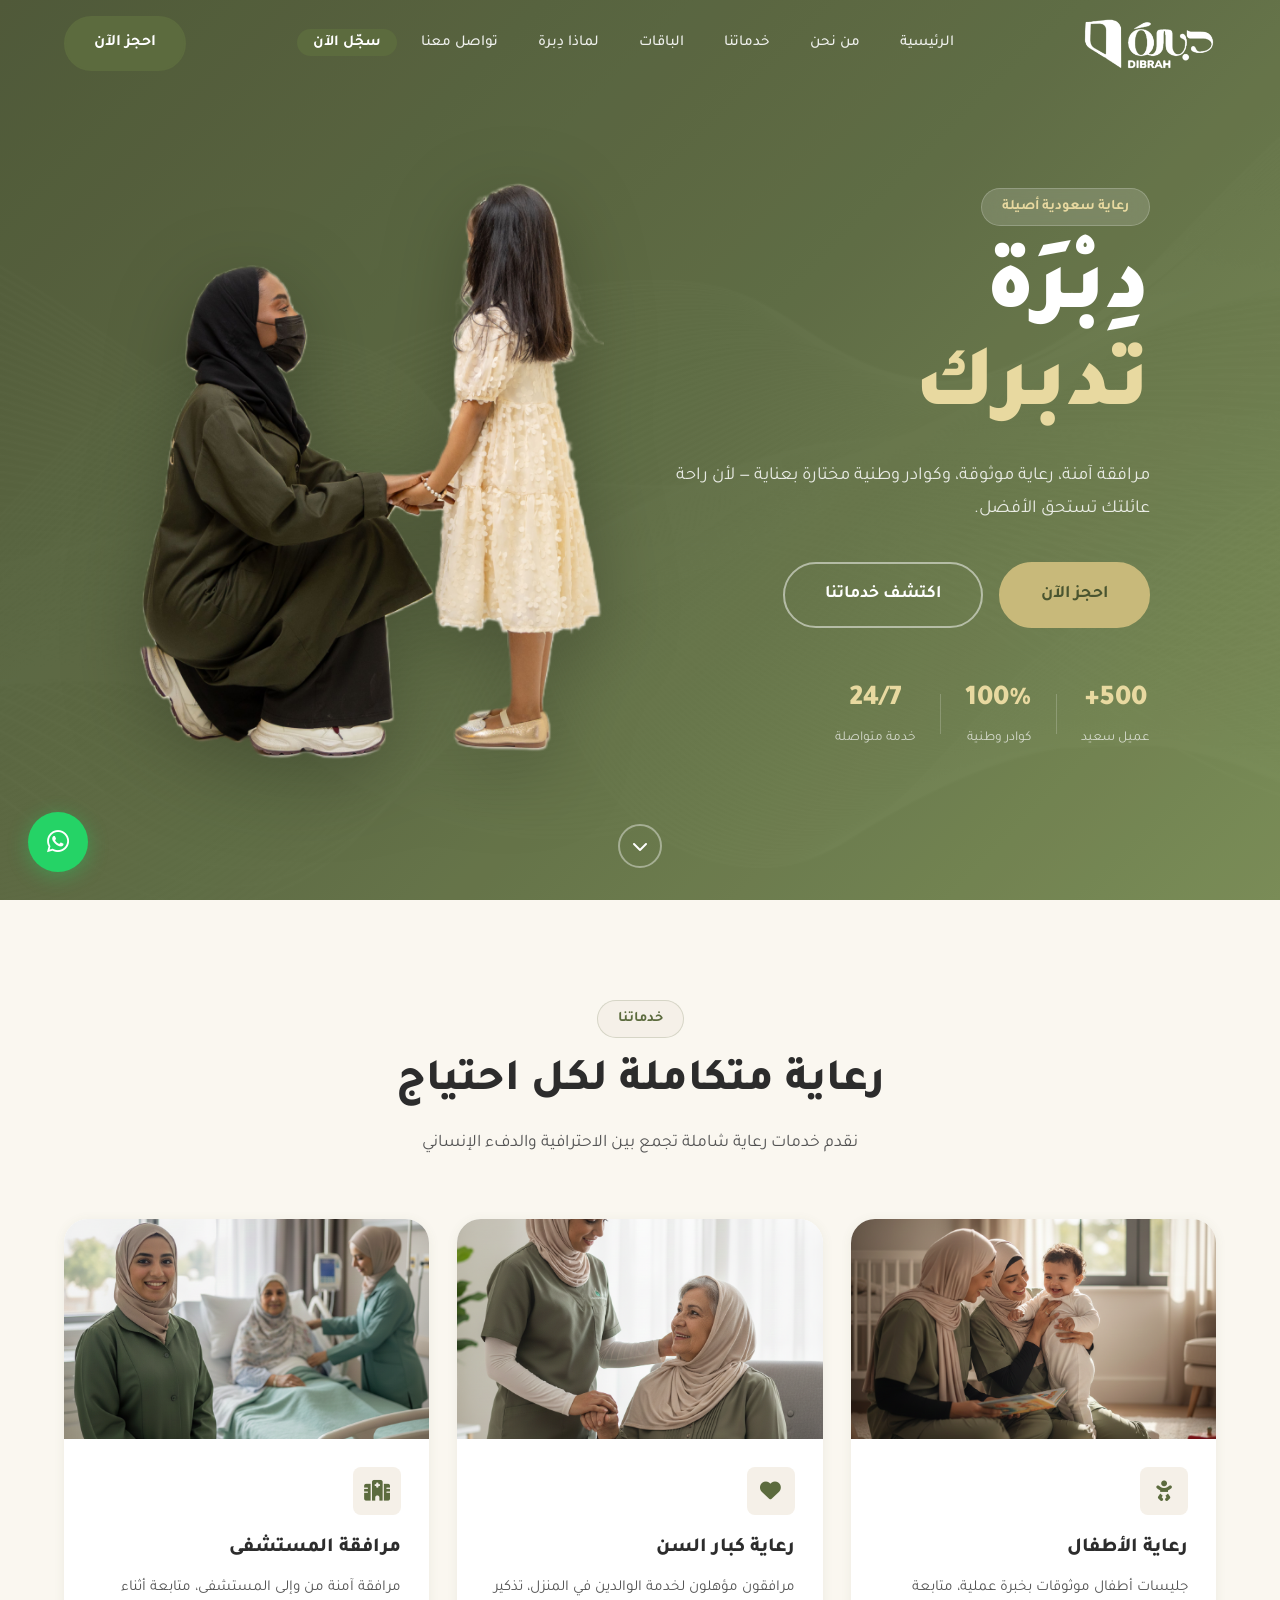
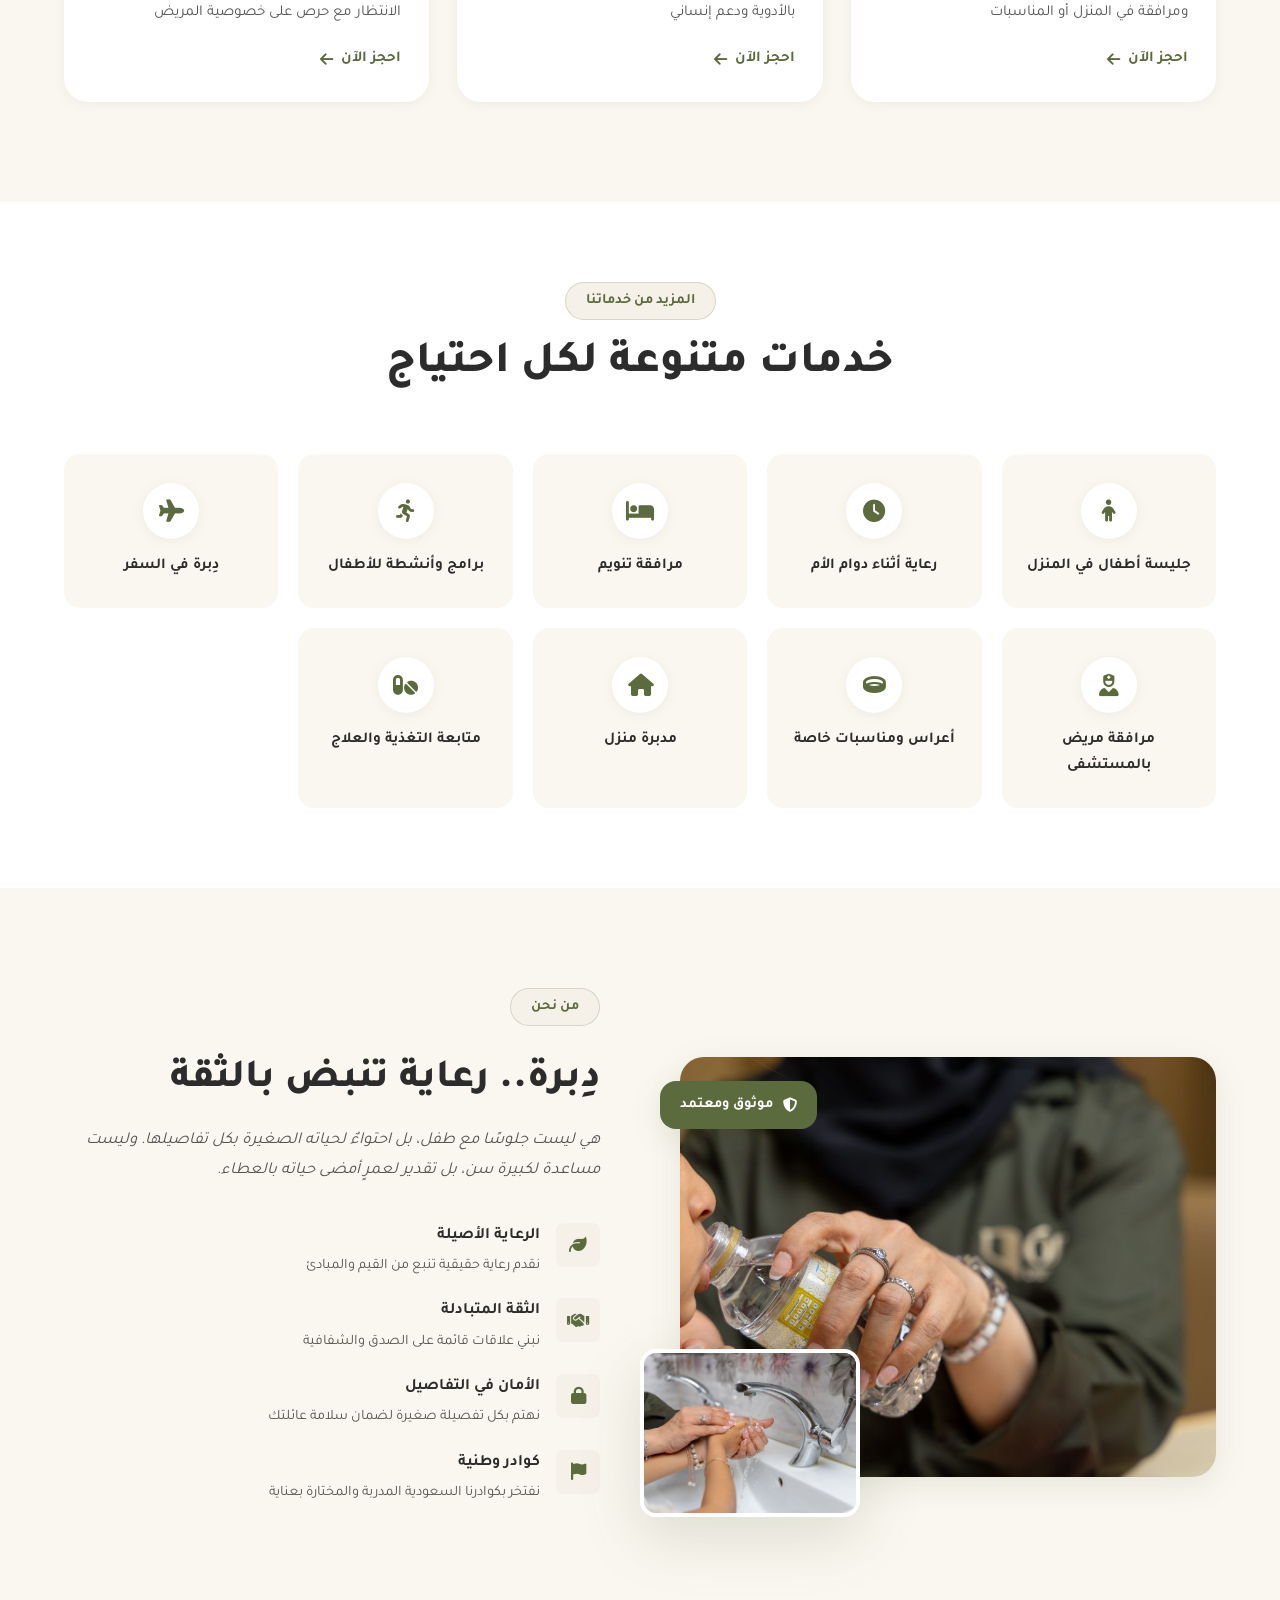
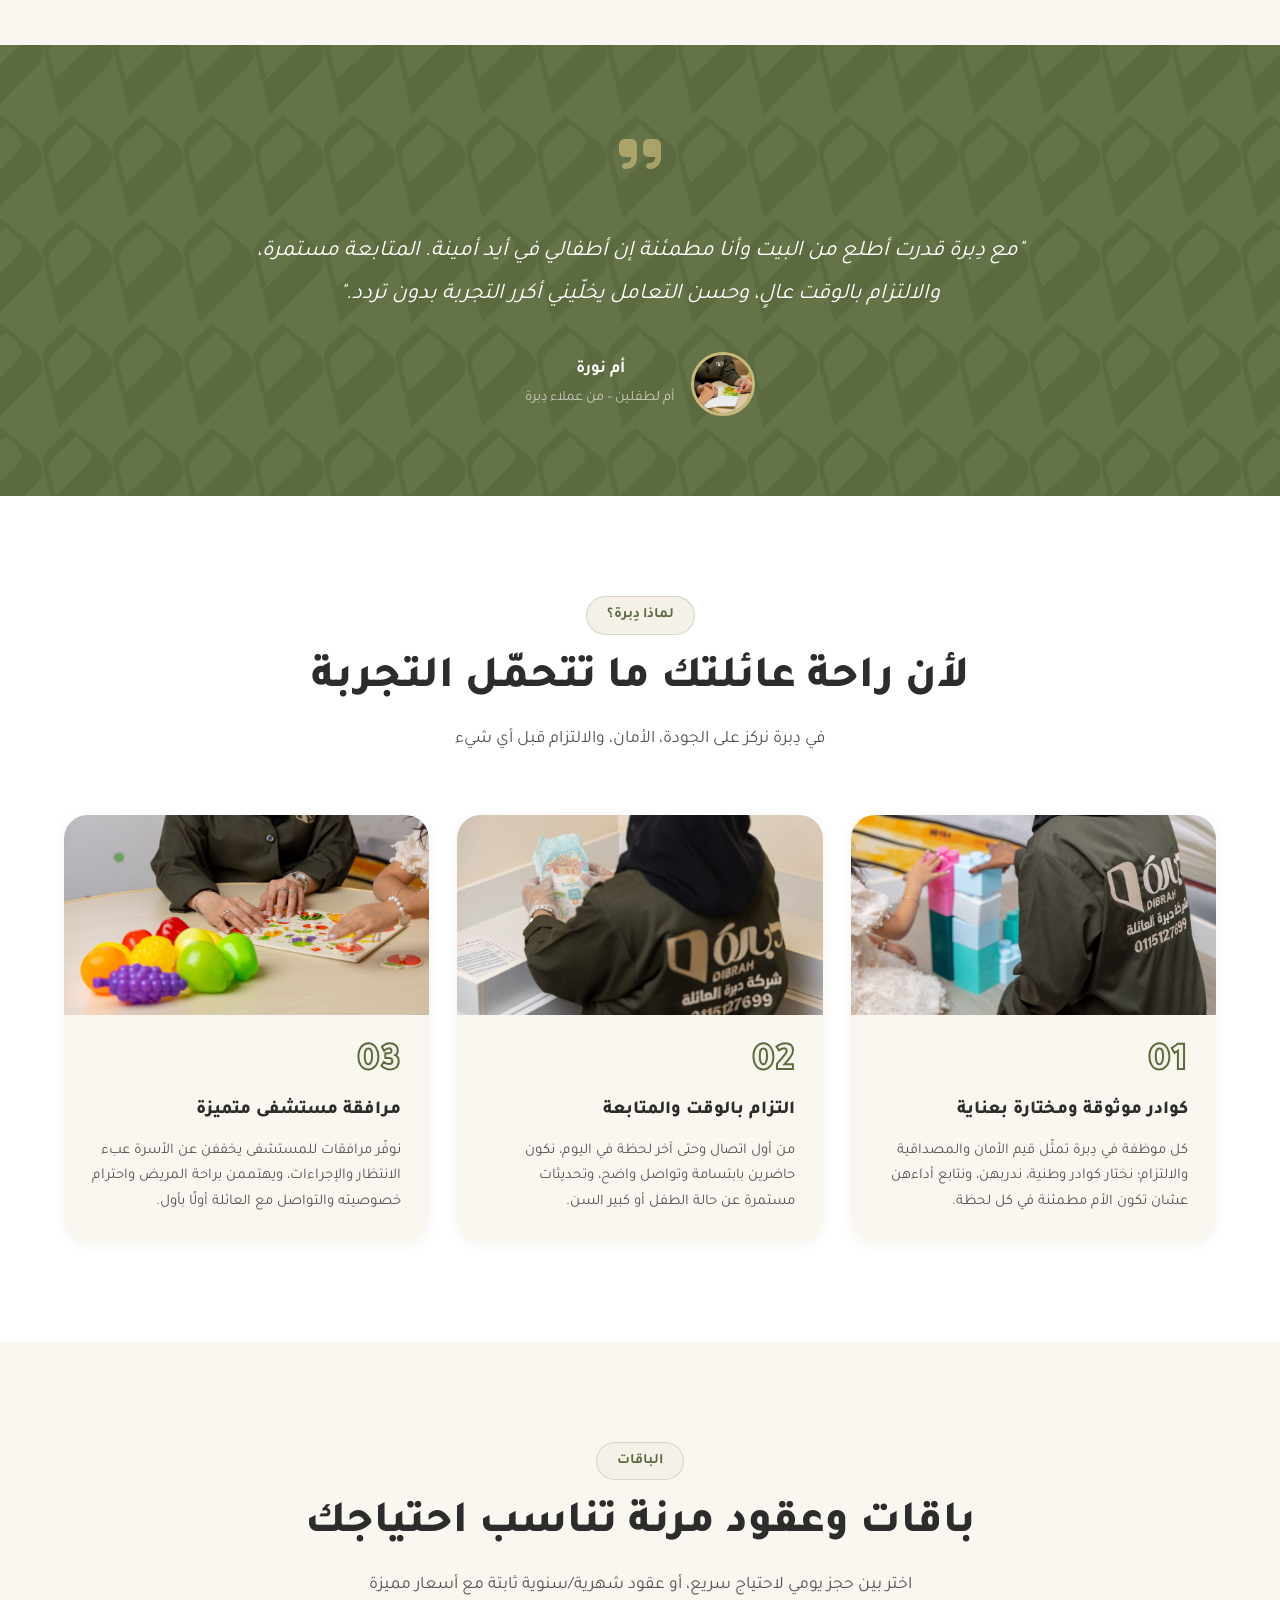
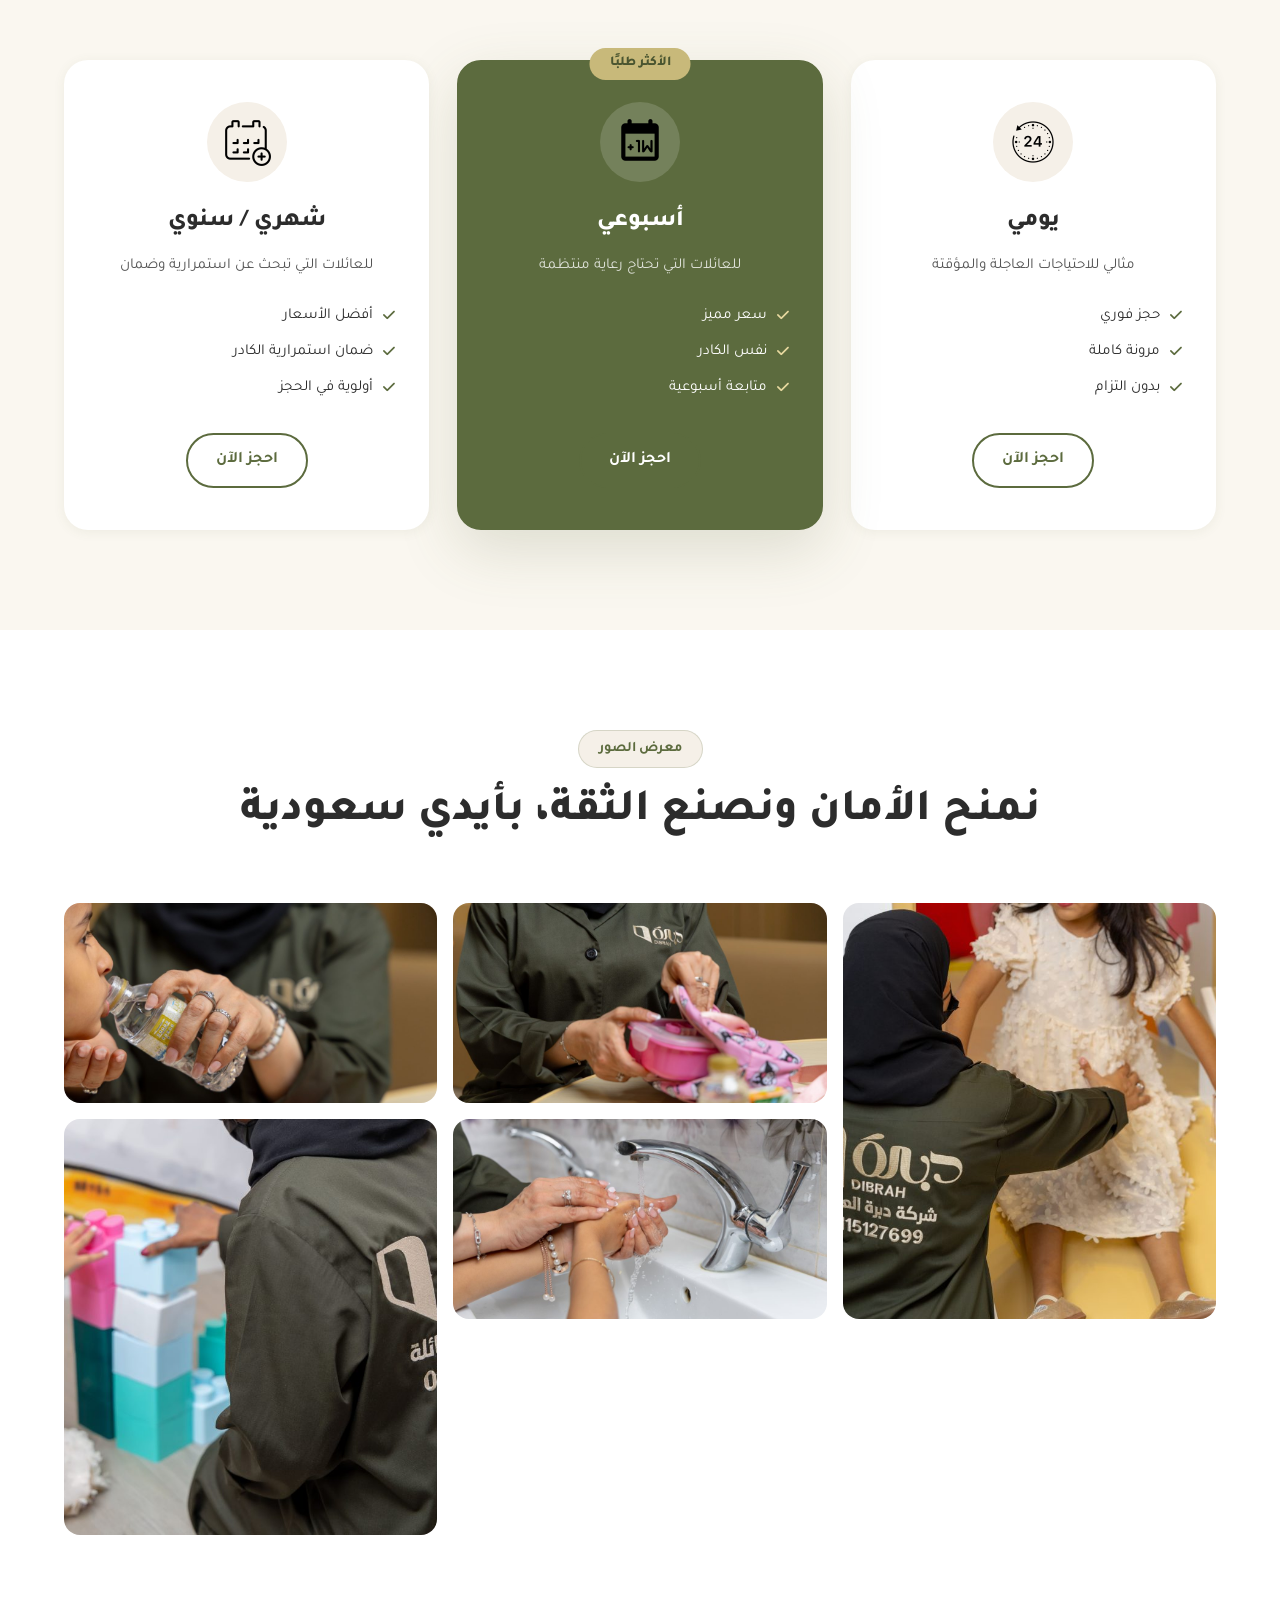
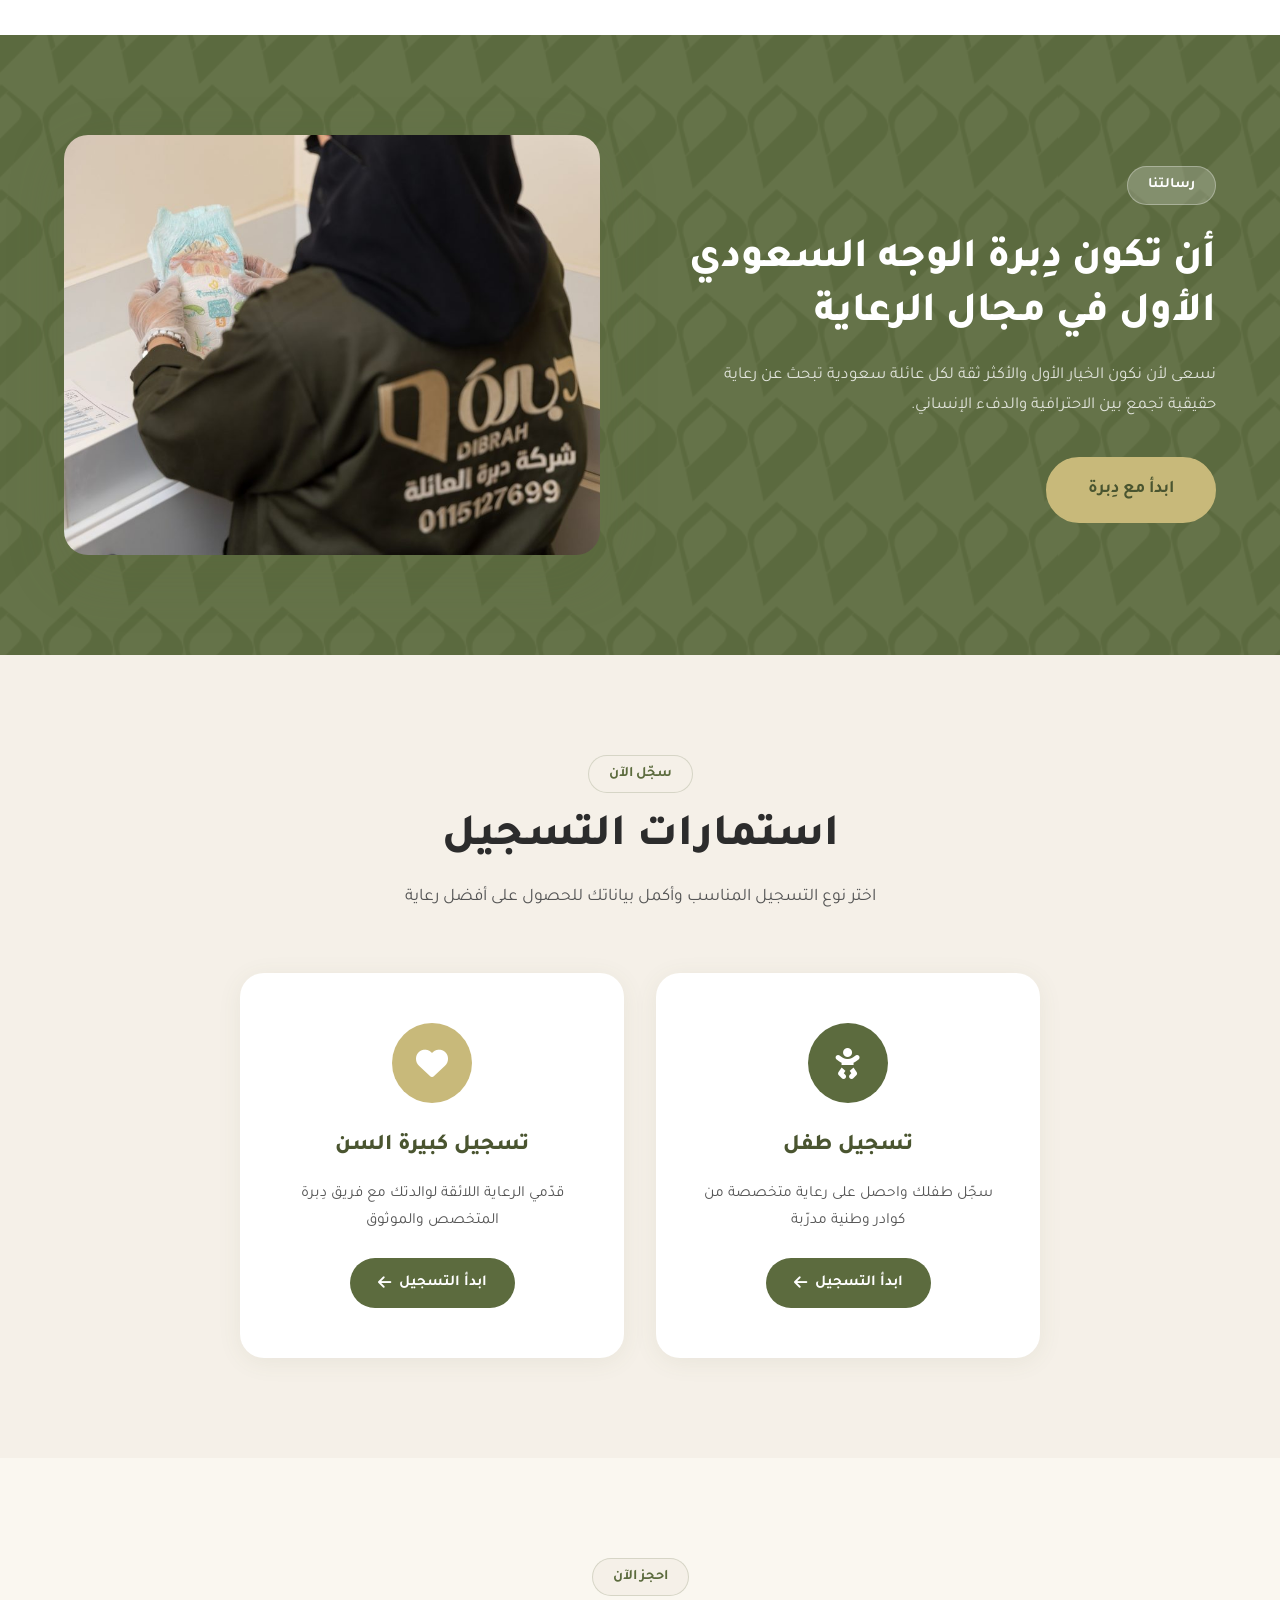
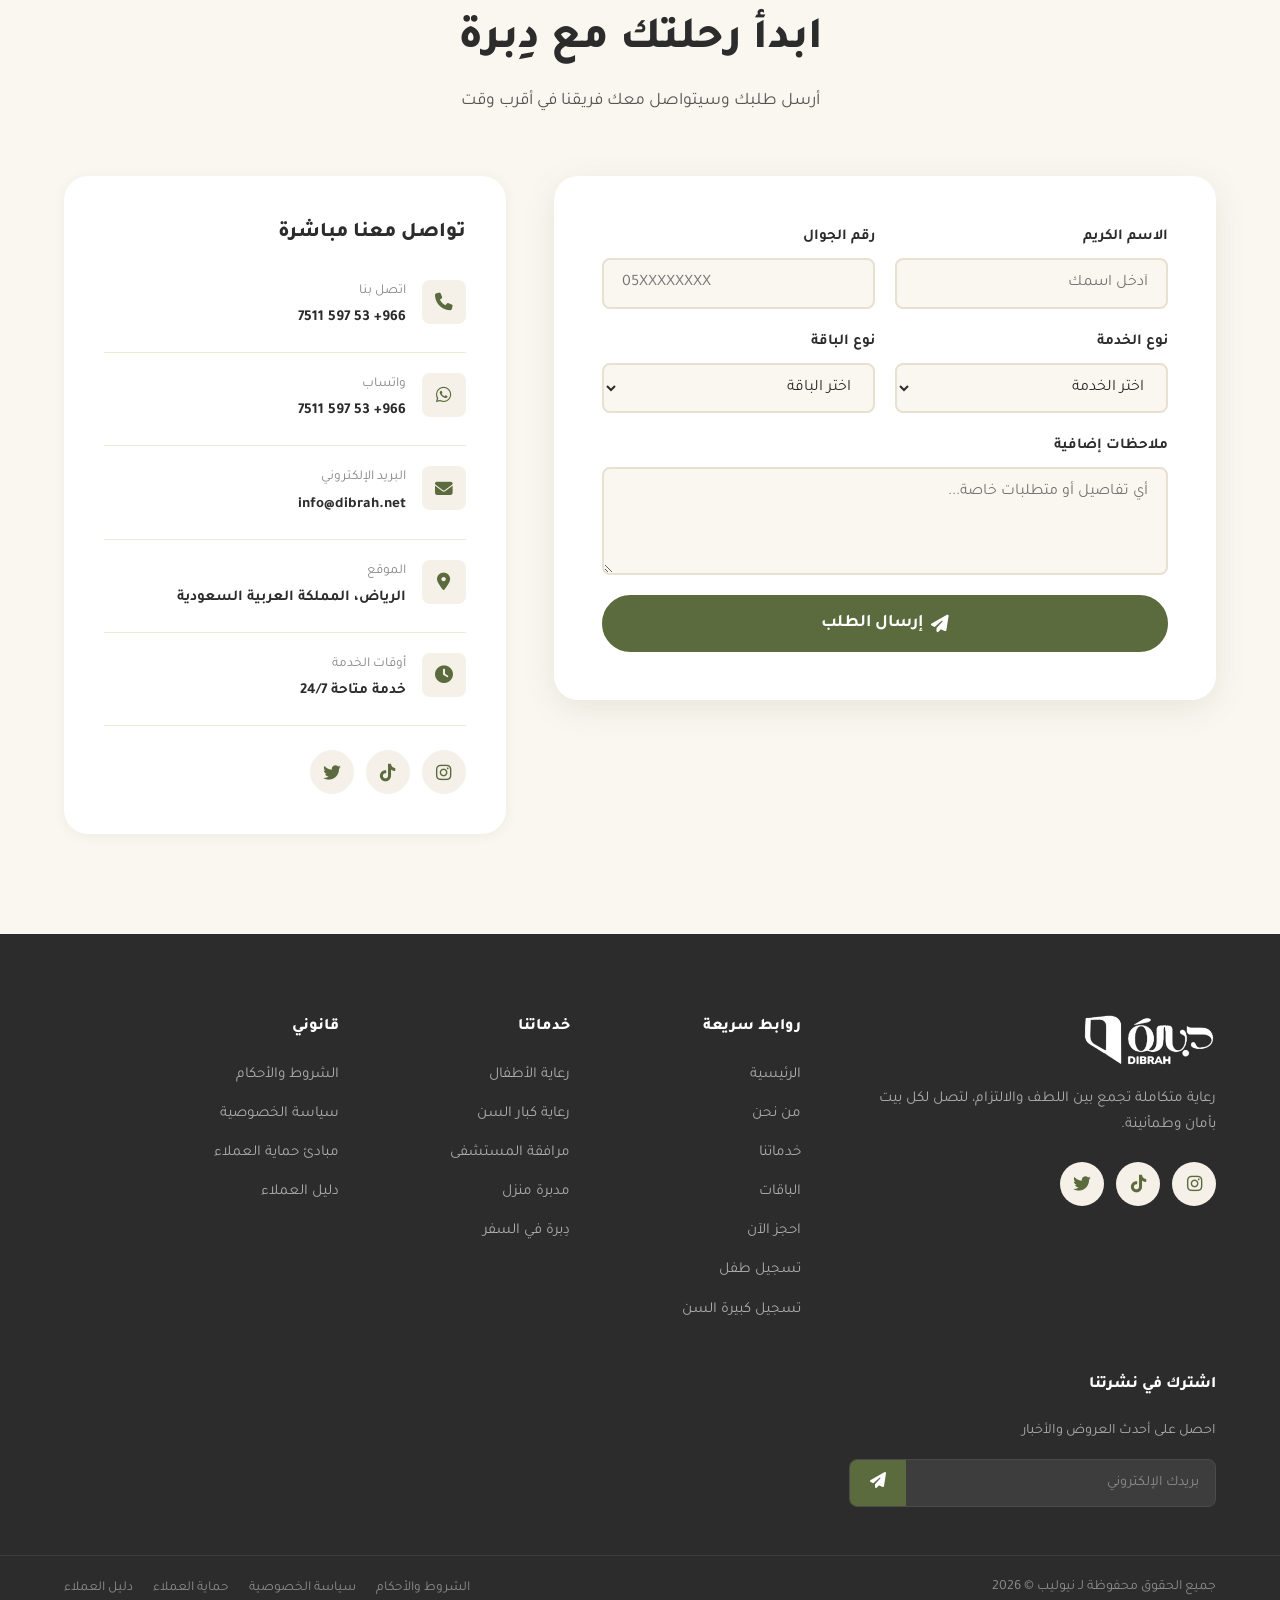
<file: index.html>
<!DOCTYPE html>
<html lang="ar" dir="rtl">
<head>
  <meta charset="UTF-8" />
  <meta name="viewport" content="width=device-width, initial-scale=1.0" />
  <title>دِبرة | رعاية تنبض بالثقة</title>
  <meta name="description" content="دِبرة - خدمات رعاية منزلية متكاملة: مرافقة المستشفى، رعاية كبار السن، رعاية الأطفال. كوادر وطنية موثوقة." />
  <link rel="preconnect" href="https://fonts.googleapis.com" />
  <link rel="preconnect" href="https://fonts.gstatic.com" crossorigin />
  <link href="https://fonts.googleapis.com/css2?family=Tajawal:wght@300;400;500;700;800;900&display=swap" rel="stylesheet" />
  <link rel="stylesheet" href="https://cdnjs.cloudflare.com/ajax/libs/font-awesome/6.5.0/css/all.min.css" />
  <link rel="stylesheet" href="style.css" />
</head>
<body>

  <!-- ===== NAVBAR ===== -->
  <nav class="navbar" id="navbar">
    <div class="container nav-container">
      <a href="#" class="nav-logo">
        <img src="images/logo.png" alt="دِبرة" />
      </a>
      <ul class="nav-links" id="navLinks">
        <li><a href="#home">الرئيسية</a></li>
        <li><a href="#about">من نحن</a></li>
        <li><a href="#services">خدماتنا</a></li>
        <li><a href="#packages">الباقات</a></li>
        <li><a href="#why-us">لماذا دِبرة</a></li>
        <li><a href="#contact">تواصل معنا</a></li>
        <li><a href="#register" class="nav-register">سجّل الآن</a></li>
      </ul>
      <div class="nav-actions">
        <a href="#book" class="btn btn-primary">احجز الآن</a>
        <button class="hamburger" id="hamburger" aria-label="قائمة">
          <span></span><span></span><span></span>
        </button>
      </div>
    </div>
  </nav>

  <!-- ===== HERO ===== -->
  <section class="hero" id="home">
    <div class="hero-bg">
      <img src="images/bg-waves.png" alt="" class="hero-waves" />
    </div>
    <div class="container hero-container">
      <div class="hero-content" data-aos="fade-right">
        <span class="hero-badge">رعاية سعودية أصيلة</span>
        <h1 class="hero-title">دِبْرَة<br /><span>تدبرك</span></h1>
        <p class="hero-desc">مرافقة آمنة، رعاية موثوقة، وكوادر وطنية مختارة بعناية — لأن راحة عائلتك تستحق الأفضل.</p>
        <div class="hero-btns">
          <a href="#book" class="btn btn-primary btn-lg">احجز الآن</a>
          <a href="#services" class="btn btn-outline btn-lg">اكتشف خدماتنا</a>
        </div>
        <div class="hero-stats">
          <div class="stat">
            <span class="stat-num">+500</span>
            <span class="stat-label">عميل سعيد</span>
          </div>
          <div class="stat-divider"></div>
          <div class="stat">
            <span class="stat-num">100%</span>
            <span class="stat-label">كوادر وطنية</span>
          </div>
          <div class="stat-divider"></div>
          <div class="stat">
            <span class="stat-num">24/7</span>
            <span class="stat-label">خدمة متواصلة</span>
          </div>
        </div>
      </div>
      <div class="hero-image" data-aos="fade-left">
        <div class="hero-img-wrapper">
          <img src="images/hero.png" alt="دِبرة - رعاية موثوقة" />
        </div>
      </div>
    </div>
    <div class="hero-scroll">
      <a href="#services"><i class="fas fa-chevron-down"></i></a>
    </div>
  </section>

  <!-- ===== SERVICES INTRO ===== -->
  <section class="services-intro" id="services">
    <div class="container">
      <div class="section-header" data-aos="fade-up">
        <span class="section-tag">خدماتنا</span>
        <h2>رعاية متكاملة لكل احتياج</h2>
        <p>نقدم خدمات رعاية شاملة تجمع بين الاحترافية والدفء الإنساني</p>
      </div>
      <div class="services-grid">
        <div class="service-card" data-aos="fade-up" data-aos-delay="0">
          <div class="service-img">
            <img src="images/child-care.png" alt="رعاية الأطفال" />
          </div>
          <div class="service-body">
            <div class="service-icon"><i class="fas fa-baby"></i></div>
            <h3>رعاية الأطفال</h3>
            <p>جليسات أطفال موثوقات بخبرة عملية، متابعة ومرافقة في المنزل أو المناسبات</p>
            <a href="#book" class="service-link">احجز الآن <i class="fas fa-arrow-left"></i></a>
          </div>
        </div>
        <div class="service-card" data-aos="fade-up" data-aos-delay="100">
          <div class="service-img">
            <img src="images/hospital.png" alt="رعاية كبار السن" />
          </div>
          <div class="service-body">
            <div class="service-icon"><i class="fas fa-heart"></i></div>
            <h3>رعاية كبار السن</h3>
            <p>مرافقون مؤهلون لخدمة الوالدين في المنزل، تذكير بالأدوية ودعم إنساني</p>
            <a href="#book" class="service-link">احجز الآن <i class="fas fa-arrow-left"></i></a>
          </div>
        </div>
        <div class="service-card" data-aos="fade-up" data-aos-delay="200">
          <div class="service-img">
            <img src="images/elder-care.png" alt="مرافقة المستشفى" />
          </div>
          <div class="service-body">
            <div class="service-icon"><i class="fas fa-hospital"></i></div>
            <h3>مرافقة المستشفى</h3>
            <p>مرافقة آمنة من وإلى المستشفى، متابعة أثناء الانتظار مع حرص على خصوصية المريض</p>
            <a href="#book" class="service-link">احجز الآن <i class="fas fa-arrow-left"></i></a>
          </div>
        </div>
      </div>
    </div>
  </section>

  <!-- ===== EXTENDED SERVICES ===== -->
  <section class="ext-services">
    <div class="container">
      <div class="section-header" data-aos="fade-up">
        <span class="section-tag">المزيد من خدماتنا</span>
        <h2>خدمات متنوعة لكل احتياج</h2>
      </div>
      <div class="ext-grid">
        <div class="ext-card" data-aos="zoom-in" data-aos-delay="0">
          <div class="ext-icon"><i class="fas fa-child"></i></div>
          <h4>جليسة أطفال في المنزل</h4>
        </div>
        <div class="ext-card" data-aos="zoom-in" data-aos-delay="50">
          <div class="ext-icon"><i class="fas fa-clock"></i></div>
          <h4>رعاية أثناء دوام الأم</h4>
        </div>
        <div class="ext-card" data-aos="zoom-in" data-aos-delay="100">
          <div class="ext-icon"><i class="fas fa-bed"></i></div>
          <h4>مرافقة تنويم</h4>
        </div>
        <div class="ext-card" data-aos="zoom-in" data-aos-delay="150">
          <div class="ext-icon"><i class="fas fa-running"></i></div>
          <h4>برامج وأنشطة للأطفال</h4>
        </div>
        <div class="ext-card" data-aos="zoom-in" data-aos-delay="200">
          <div class="ext-icon"><i class="fas fa-plane"></i></div>
          <h4>دِبرة في السفر</h4>
        </div>
        <div class="ext-card" data-aos="zoom-in" data-aos-delay="250">
          <div class="ext-icon"><i class="fas fa-user-nurse"></i></div>
          <h4>مرافقة مريض بالمستشفى</h4>
        </div>
        <div class="ext-card" data-aos="zoom-in" data-aos-delay="300">
          <div class="ext-icon"><i class="fas fa-ring"></i></div>
          <h4>أعراس ومناسبات خاصة</h4>
        </div>
        <div class="ext-card" data-aos="zoom-in" data-aos-delay="350">
          <div class="ext-icon"><i class="fas fa-home"></i></div>
          <h4>مدبرة منزل</h4>
        </div>
        <div class="ext-card" data-aos="zoom-in" data-aos-delay="400">
          <div class="ext-icon"><i class="fas fa-pills"></i></div>
          <h4>متابعة التغذية والعلاج</h4>
        </div>
      </div>
    </div>
  </section>

  <!-- ===== ABOUT ===== -->
  <section class="about" id="about">
    <div class="container about-container">
      <div class="about-images" data-aos="fade-right">
        <div class="about-img-main">
          <img src="images/team1.jpg" alt="فريق دِبرة" />
        </div>
        <div class="about-img-secondary">
          <img src="images/team2.jpg" alt="فريق دِبرة" />
        </div>
        <div class="about-badge-float">
          <i class="fas fa-shield-alt"></i>
          <span>موثوق ومعتمد</span>
        </div>
      </div>
      <div class="about-content" data-aos="fade-left">
        <span class="section-tag">من نحن</span>
        <h2>دِبرة.. رعاية تنبض بالثقة</h2>
        <p class="about-lead">هي ليست جلوسًا مع طفل، بل احتواءٌ لحياته الصغيرة بكل تفاصيلها. وليست مساعدة لكبيرة سن، بل تقدير لعمرٍ أمضى حياته بالعطاء.</p>
        <div class="about-values">
          <div class="value-item">
            <div class="value-icon"><i class="fas fa-leaf"></i></div>
            <div>
              <h4>الرعاية الأصيلة</h4>
              <p>نقدم رعاية حقيقية تنبع من القيم والمبادئ</p>
            </div>
          </div>
          <div class="value-item">
            <div class="value-icon"><i class="fas fa-handshake"></i></div>
            <div>
              <h4>الثقة المتبادلة</h4>
              <p>نبني علاقات قائمة على الصدق والشفافية</p>
            </div>
          </div>
          <div class="value-item">
            <div class="value-icon"><i class="fas fa-lock"></i></div>
            <div>
              <h4>الأمان في التفاصيل</h4>
              <p>نهتم بكل تفصيلة صغيرة لضمان سلامة عائلتك</p>
            </div>
          </div>
          <div class="value-item">
            <div class="value-icon"><i class="fas fa-flag"></i></div>
            <div>
              <h4>كوادر وطنية</h4>
              <p>نفتخر بكوادرنا السعودية المدربة والمختارة بعناية</p>
            </div>
          </div>
        </div>
      </div>
    </div>
  </section>

  <!-- ===== TESTIMONIAL ===== -->
  <section class="testimonial">
    <div class="testimonial-bg">
      <img src="images/pattern.png" alt="" />
    </div>
    <div class="container">
      <div class="testimonial-card" data-aos="zoom-in">
        <div class="quote-icon"><i class="fas fa-quote-right"></i></div>
        <p class="testimonial-text">"مع دِبرة قدرت أطلع من البيت وأنا مطمئنة إن أطفالي في أيد أمينة. المتابعة مستمرة، والالتزام بالوقت عالٍ، وحسن التعامل يخلّيني أكرر التجربة بدون تردد."</p>
        <div class="testimonial-author">
          <div class="author-avatar">
            <img src="images/team5.jpg" alt="أم نورة" />
          </div>
          <div>
            <strong>أم نورة</strong>
            <span>أم لطفلين – من عملاء دِبرة</span>
          </div>
        </div>
      </div>
    </div>
  </section>

  <!-- ===== WHY US ===== -->
  <section class="why-us" id="why-us">
    <div class="container">
      <div class="section-header" data-aos="fade-up">
        <span class="section-tag">لماذا دِبرة؟</span>
        <h2>لأن راحة عائلتك ما تتحمّل التجربة</h2>
        <p>في دِبرة نركز على الجودة، الأمان، والالتزام قبل أي شيء</p>
      </div>
      <div class="why-grid">
        <div class="why-card" data-aos="fade-up" data-aos-delay="0">
          <div class="why-img">
            <img src="images/team3.jpg" alt="كوادر موثوقة" />
          </div>
          <div class="why-body">
            <div class="why-num">01</div>
            <h3>كوادر موثوقة ومختارة بعناية</h3>
            <p>كل موظفة في دِبرة تمثّل قيم الأمان والمصداقية والالتزام؛ نختار كوادر وطنية، ندربهن، ونتابع أداءهن عشان تكون الأم مطمئنة في كل لحظة.</p>
          </div>
        </div>
        <div class="why-card" data-aos="fade-up" data-aos-delay="150">
          <div class="why-img">
            <img src="images/team4.jpg" alt="الالتزام بالوقت" />
          </div>
          <div class="why-body">
            <div class="why-num">02</div>
            <h3>التزام بالوقت والمتابعة</h3>
            <p>من أول اتصال وحتى آخر لحظة في اليوم، نكون حاضرين بابتسامة وتواصل واضح، وتحديثات مستمرة عن حالة الطفل أو كبير السن.</p>
          </div>
        </div>
        <div class="why-card" data-aos="fade-up" data-aos-delay="300">
          <div class="why-img">
            <img src="images/team6.jpg" alt="مرافقة مستشفى" />
          </div>
          <div class="why-body">
            <div class="why-num">03</div>
            <h3>مرافقة مستشفى متميزة</h3>
            <p>نوفّر مرافقات للمستشفى يخففن عن الأسرة عبء الانتظار والإجراءات، ويهتممن براحة المريض واحترام خصوصيته والتواصل مع العائلة أولًا بأول.</p>
          </div>
        </div>
      </div>
    </div>
  </section>

  <!-- ===== PACKAGES ===== -->
  <section class="packages" id="packages">
    <div class="container">
      <div class="section-header" data-aos="fade-up">
        <span class="section-tag">الباقات</span>
        <h2>باقات وعقود مرنة تناسب احتياجك</h2>
        <p>اختر بين حجز يومي لاحتياج سريع، أو عقود شهرية/سنوية ثابتة مع أسعار مميزة</p>
      </div>
      <div class="packages-grid">
        <div class="package-card" data-aos="fade-up" data-aos-delay="0">
          <div class="package-icon">
            <img src="uploads/extra/daily.png" alt="يومي" />
          </div>
          <h3>يومي</h3>
          <p>مثالي للاحتياجات العاجلة والمؤقتة</p>
          <ul>
            <li><i class="fas fa-check"></i> حجز فوري</li>
            <li><i class="fas fa-check"></i> مرونة كاملة</li>
            <li><i class="fas fa-check"></i> بدون التزام</li>
          </ul>
          <a href="#book" class="btn btn-outline">احجز الآن</a>
        </div>
        <div class="package-card featured" data-aos="fade-up" data-aos-delay="150">
          <div class="package-badge">الأكثر طلبًا</div>
          <div class="package-icon">
            <img src="uploads/extra/weekly.png" alt="أسبوعي" />
          </div>
          <h3>أسبوعي</h3>
          <p>للعائلات التي تحتاج رعاية منتظمة</p>
          <ul>
            <li><i class="fas fa-check"></i> سعر مميز</li>
            <li><i class="fas fa-check"></i> نفس الكادر</li>
            <li><i class="fas fa-check"></i> متابعة أسبوعية</li>
          </ul>
          <a href="#book" class="btn btn-primary">احجز الآن</a>
        </div>
        <div class="package-card" data-aos="fade-up" data-aos-delay="300">
          <div class="package-icon">
            <img src="uploads/extra/monthly.png" alt="شهري" />
          </div>
          <h3>شهري / سنوي</h3>
          <p>للعائلات التي تبحث عن استمرارية وضمان</p>
          <ul>
            <li><i class="fas fa-check"></i> أفضل الأسعار</li>
            <li><i class="fas fa-check"></i> ضمان استمرارية الكادر</li>
            <li><i class="fas fa-check"></i> أولوية في الحجز</li>
          </ul>
          <a href="#book" class="btn btn-outline">احجز الآن</a>
        </div>
      </div>
    </div>
  </section>

  <!-- ===== GALLERY ===== -->
  <section class="gallery">
    <div class="container">
      <div class="section-header" data-aos="fade-up">
        <span class="section-tag">معرض الصور</span>
        <h2>نمنح الأمان ونصنع الثقة، بأيدي سعودية</h2>
      </div>
      <div class="gallery-grid" data-aos="fade-up">
        <div class="gallery-item large"><img src="images/team7.jpg" alt="دِبرة" /></div>
        <div class="gallery-item"><img src="images/team8.jpg" alt="دِبرة" /></div>
        <div class="gallery-item"><img src="images/team1.jpg" alt="دِبرة" /></div>
        <div class="gallery-item"><img src="images/team2.jpg" alt="دِبرة" /></div>
        <div class="gallery-item large"><img src="images/team3.jpg" alt="دِبرة" /></div>
      </div>
    </div>
  </section>

  <!-- ===== MISSION ===== -->
  <section class="mission">
    <div class="mission-bg">
      <img src="images/pattern.png" alt="" />
    </div>
    <div class="container mission-container">
      <div class="mission-content" data-aos="fade-right">
        <span class="section-tag light">رسالتنا</span>
        <h2>أن تكون دِبرة الوجه السعودي الأول في مجال الرعاية</h2>
        <p>نسعى لأن نكون الخيار الأول والأكثر ثقة لكل عائلة سعودية تبحث عن رعاية حقيقية تجمع بين الاحترافية والدفء الإنساني.</p>
        <a href="#book" class="btn btn-primary btn-lg">ابدأ مع دِبرة</a>
      </div>
      <div class="mission-image" data-aos="fade-left">
        <img src="images/team4.jpg" alt="رسالة دِبرة" />
      </div>
    </div>
  </section>

  <!-- ===== REGISTRATION SECTION ===== -->
  <section class="registration-section" id="register">
    <div class="container">
      <div class="section-header" data-aos="fade-up">
        <span class="section-tag">سجّل الآن</span>
        <h2>استمارات التسجيل</h2>
        <p>اختر نوع التسجيل المناسب وأكمل بياناتك للحصول على أفضل رعاية</p>
      </div>
      <div class="registration-cards" data-aos="fade-up">
        <a href="register-child.html" class="reg-card">
          <div class="reg-card-icon"><i class="fas fa-baby"></i></div>
          <h3>تسجيل طفل</h3>
          <p>سجّل طفلك واحصل على رعاية متخصصة من كوادر وطنية مدرّبة</p>
          <span class="reg-card-btn">ابدأ التسجيل <i class="fas fa-arrow-left"></i></span>
        </a>
        <a href="register-elderly.html" class="reg-card">
          <div class="reg-card-icon elderly"><i class="fas fa-heart"></i></div>
          <h3>تسجيل كبيرة السن</h3>
          <p>قدّمي الرعاية اللائقة لوالدتك مع فريق دِبرة المتخصص والموثوق</p>
          <span class="reg-card-btn">ابدأ التسجيل <i class="fas fa-arrow-left"></i></span>
        </a>
      </div>
    </div>
  </section>

  <!-- ===== BOOKING FORM ===== -->
  <section class="booking" id="book">
    <div class="container">
      <div class="section-header" data-aos="fade-up">
        <span class="section-tag">احجز الآن</span>
        <h2>ابدأ رحلتك مع دِبرة</h2>
        <p>أرسل طلبك وسيتواصل معك فريقنا في أقرب وقت</p>
      </div>
      <div class="booking-wrapper" data-aos="fade-up">
        <form class="booking-form" id="bookingForm">
          <div class="form-row">
            <div class="form-group">
              <label>الاسم الكريم</label>
              <input type="text" placeholder="أدخل اسمك" required />
            </div>
            <div class="form-group">
              <label>رقم الجوال</label>
              <input type="tel" placeholder="05XXXXXXXX" required />
            </div>
          </div>
          <div class="form-row">
            <div class="form-group">
              <label>نوع الخدمة</label>
              <select required>
                <option value="">اختر الخدمة</option>
                <option>رعاية الأطفال</option>
                <option>رعاية كبار السن</option>
                <option>مرافقة المستشفى</option>
                <option>مدبرة منزل</option>
                <option>أعراس ومناسبات</option>
                <option>دِبرة في السفر</option>
                <option>أخرى</option>
              </select>
            </div>
            <div class="form-group">
              <label>نوع الباقة</label>
              <select required>
                <option value="">اختر الباقة</option>
                <option>يومي</option>
                <option>أسبوعي</option>
                <option>شهري</option>
                <option>سنوي</option>
              </select>
            </div>
          </div>
          <div class="form-group">
            <label>ملاحظات إضافية</label>
            <textarea placeholder="أي تفاصيل أو متطلبات خاصة..." rows="4"></textarea>
          </div>
          <button type="submit" class="btn btn-primary btn-lg btn-full">
            <i class="fas fa-paper-plane"></i> إرسال الطلب
          </button>
        </form>
        <div class="booking-info">
          <h3>تواصل معنا مباشرة</h3>
          <div class="contact-item">
            <div class="contact-icon"><i class="fas fa-phone"></i></div>
            <div>
              <span>اتصل بنا</span>
              <strong>966+ 53 597 7511</strong>
            </div>
          </div>
          <div class="contact-item">
            <div class="contact-icon"><i class="fab fa-whatsapp"></i></div>
            <div>
              <span>واتساب</span>
              <strong>966+ 53 597 7511</strong>
            </div>
          </div>
          <div class="contact-item">
            <div class="contact-icon"><i class="fas fa-envelope"></i></div>
            <div>
              <span>البريد الإلكتروني</span>
              <strong>info@dibrah.net</strong>
            </div>
          </div>
          <div class="contact-item">
            <div class="contact-icon"><i class="fas fa-map-marker-alt"></i></div>
            <div>
              <span>الموقع</span>
              <strong>الرياض، المملكة العربية السعودية</strong>
            </div>
          </div>
          <div class="contact-item">
            <div class="contact-icon"><i class="fas fa-clock"></i></div>
            <div>
              <span>أوقات الخدمة</span>
              <strong>خدمة متاحة 24/7</strong>
            </div>
          </div>
          <div class="social-links">
            <a href="#" class="social-link"><i class="fab fa-instagram"></i></a>
            <a href="#" class="social-link"><i class="fab fa-tiktok"></i></a>
            <a href="#" class="social-link"><i class="fab fa-twitter"></i></a>
          </div>
        </div>
      </div>
    </div>
  </section>

  <!-- ===== FOOTER ===== -->
  <footer class="footer" id="contact">
    <div class="footer-top">
      <div class="container footer-grid">
        <div class="footer-brand">
          <img src="images/logo.png" alt="دِبرة" class="footer-logo" />
          <p>رعاية متكاملة تجمع بين اللطف والالتزام، لتصل لكل بيت بأمان وطمأنينة.</p>
          <div class="social-links">
            <a href="#" class="social-link"><i class="fab fa-instagram"></i></a>
            <a href="#" class="social-link"><i class="fab fa-tiktok"></i></a>
            <a href="#" class="social-link"><i class="fab fa-twitter"></i></a>
          </div>
        </div>
        <div class="footer-links">
          <h4>روابط سريعة</h4>
          <ul>
            <li><a href="#home">الرئيسية</a></li>
            <li><a href="#about">من نحن</a></li>
            <li><a href="#services">خدماتنا</a></li>
            <li><a href="#packages">الباقات</a></li>
            <li><a href="#book">احجز الآن</a></li>
            <li><a href="register-child.html">تسجيل طفل</a></li>
            <li><a href="register-elderly.html">تسجيل كبيرة السن</a></li>
          </ul>
        </div>
        <div class="footer-links">
          <h4>خدماتنا</h4>
          <ul>
            <li><a href="#services">رعاية الأطفال</a></li>
            <li><a href="#services">رعاية كبار السن</a></li>
            <li><a href="#services">مرافقة المستشفى</a></li>
            <li><a href="#services">مدبرة منزل</a></li>
            <li><a href="#services">دِبرة في السفر</a></li>
          </ul>
        </div>
        <div class="footer-links">
          <h4>قانوني</h4>
          <ul>
            <li><a href="terms.html">الشروط والأحكام</a></li>
            <li><a href="privacy.html">سياسة الخصوصية</a></li>
            <li><a href="customer-protection.html">مبادئ حماية العملاء</a></li>
            <li><a href="customer-guide.html">دليل العملاء</a></li>
          </ul>
        </div>
        <div class="footer-newsletter">
          <h4>اشترك في نشرتنا</h4>
          <p>احصل على أحدث العروض والأخبار</p>
          <form class="newsletter-form">
            <input type="email" placeholder="بريدك الإلكتروني" />
            <button type="submit"><i class="fas fa-paper-plane"></i></button>
          </form>
        </div>
      </div>
    </div>
    <div class="footer-bottom">
      <div class="container">
        <p>جميع الحقوق محفوظة لـ نيوليب &copy; 2026</p>
        <div class="footer-legal-links">
          <a href="terms.html">الشروط والأحكام</a>
          <a href="privacy.html">سياسة الخصوصية</a>
          <a href="customer-protection.html">حماية العملاء</a>
          <a href="customer-guide.html">دليل العملاء</a>
        </div>
      </div>
    </div>
  </footer>

  <!-- WhatsApp Float -->
  <a href="https://wa.me/966535977511" class="whatsapp-float" target="_blank" aria-label="واتساب">
    <i class="fab fa-whatsapp"></i>
  </a>

  <!-- Back to Top -->
  <button class="back-to-top" id="backToTop" aria-label="للأعلى">
    <i class="fas fa-chevron-up"></i>
  </button>

  <script src="script.js"></script>
</body>
</html>
</file>
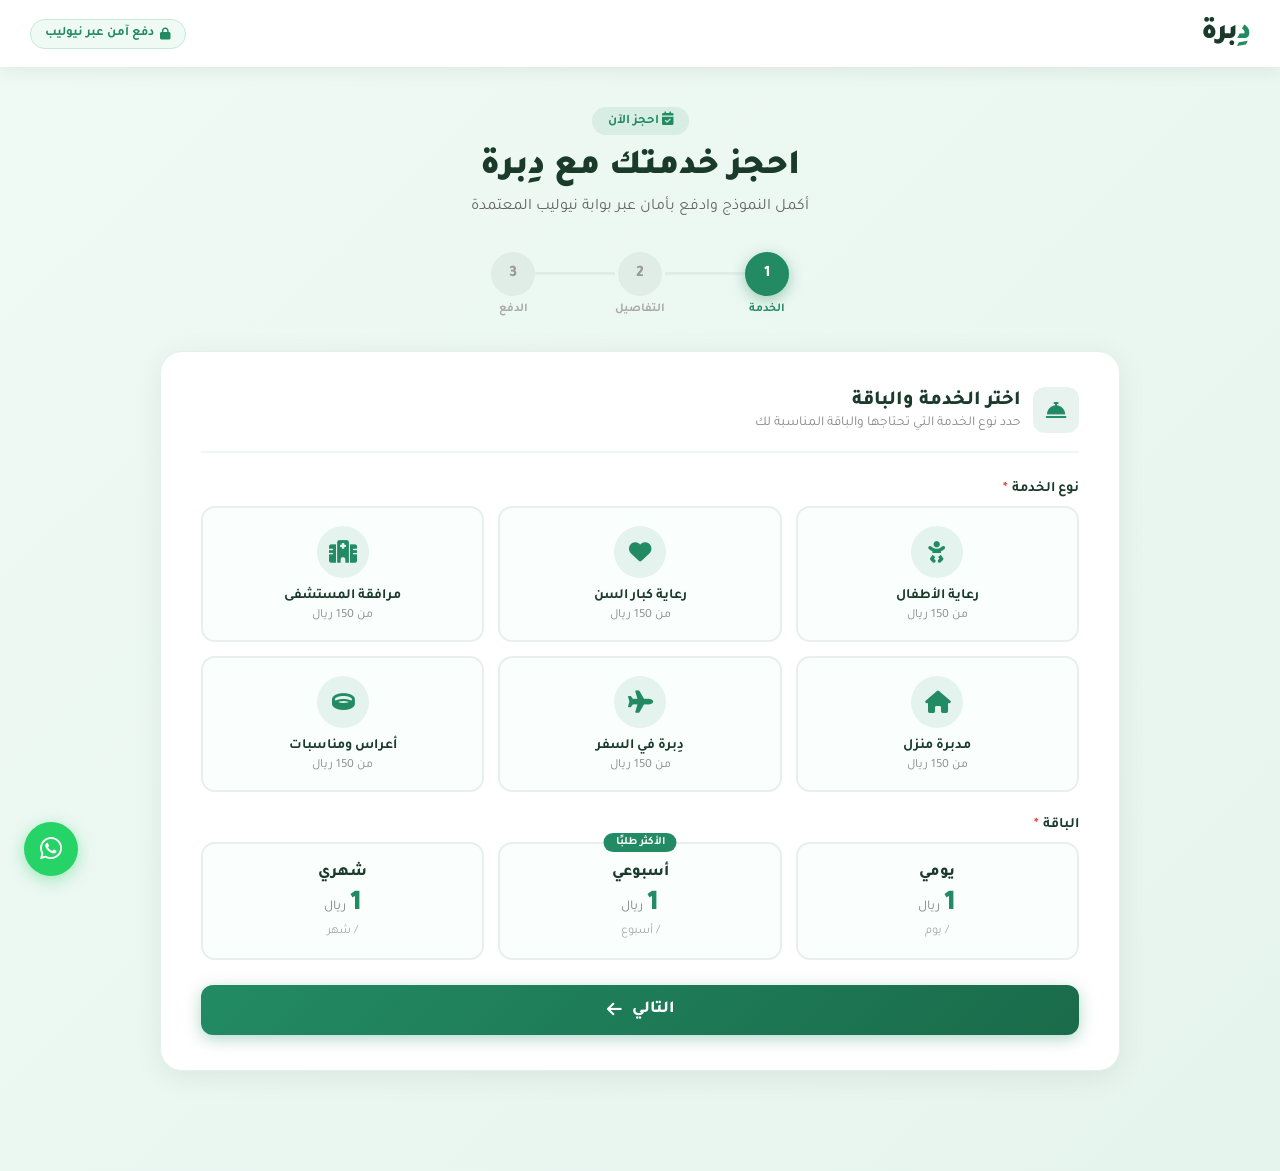
<file: booking.html>
<!DOCTYPE html>
<html lang="ar" dir="rtl">
<head>
  <meta charset="UTF-8" />
  <meta name="viewport" content="width=device-width, initial-scale=1.0" />
  <title>دِبرة | احجز الآن</title>
  <link href="https://fonts.googleapis.com/css2?family=Tajawal:wght@300;400;500;700;800;900&display=swap" rel="stylesheet" />
  <link rel="stylesheet" href="https://cdnjs.cloudflare.com/ajax/libs/font-awesome/6.5.0/css/all.min.css" />
  <style>
    *, *::before, *::after { box-sizing: border-box; margin: 0; padding: 0; }

    body {
      font-family: 'Tajawal', sans-serif;
      background: linear-gradient(135deg, #f0faf5 0%, #e6f4ee 100%);
      min-height: 100vh;
      color: #1a3a2a;
    }

    /* ===== HEADER ===== */
    .page-header {
      background: #fff;
      box-shadow: 0 2px 20px rgba(0,0,0,0.08);
      padding: 16px 30px;
      display: flex;
      align-items: center;
      justify-content: space-between;
      position: sticky;
      top: 0;
      z-index: 100;
    }
    .logo {
      font-size: 1.8rem;
      font-weight: 900;
      color: #228b64;
      text-decoration: none;
      letter-spacing: -1px;
    }
    .logo span { color: #1a3a2a; }
    .header-badge {
      display: flex;
      align-items: center;
      gap: 6px;
      background: #f0faf5;
      border: 1px solid #c8e8d8;
      border-radius: 50px;
      padding: 6px 14px;
      font-size: 0.82rem;
      color: #228b64;
      font-weight: 600;
    }

    /* ===== MAIN CONTAINER ===== */
    .main {
      max-width: 1000px;
      margin: 40px auto;
      padding: 0 20px 60px;
    }

    .page-title {
      text-align: center;
      margin-bottom: 35px;
    }
    .page-title h1 {
      font-size: 2.2rem;
      font-weight: 900;
      color: #1a3a2a;
      margin-bottom: 8px;
    }
    .page-title p {
      color: #666;
      font-size: 1rem;
    }
    .page-title .tag {
      display: inline-block;
      background: rgba(34,139,100,0.1);
      color: #228b64;
      padding: 5px 16px;
      border-radius: 50px;
      font-size: 0.82rem;
      font-weight: 700;
      margin-bottom: 12px;
    }

    /* ===== STEPS BAR ===== */
    .steps-bar {
      display: flex;
      align-items: center;
      justify-content: center;
      margin-bottom: 35px;
      gap: 0;
    }
    .step-node {
      display: flex;
      flex-direction: column;
      align-items: center;
      gap: 6px;
      position: relative;
      z-index: 1;
    }
    .step-circle {
      width: 44px; height: 44px;
      border-radius: 50%;
      display: flex; align-items: center; justify-content: center;
      font-weight: 800; font-size: 1rem;
      background: #e0ede7;
      color: #999;
      transition: all 0.4s;
      border: 3px solid #e0ede7;
    }
    .step-node.active .step-circle {
      background: #228b64;
      color: #fff;
      border-color: #228b64;
      box-shadow: 0 4px 14px rgba(34,139,100,0.4);
    }
    .step-node.done .step-circle {
      background: #228b64;
      color: #fff;
      border-color: #228b64;
    }
    .step-node.done .step-circle::after {
      content: '\f00c';
      font-family: 'Font Awesome 6 Free';
      font-weight: 900;
      font-size: 0.9rem;
    }
    .step-node.done .step-num { display: none; }
    .step-label {
      font-size: 0.75rem;
      font-weight: 600;
      color: #aaa;
      white-space: nowrap;
    }
    .step-node.active .step-label { color: #228b64; }
    .step-node.done .step-label { color: #228b64; }
    .step-line {
      width: 80px; height: 3px;
      background: #e0ede7;
      margin-bottom: 22px;
      transition: background 0.4s;
    }
    .step-line.done { background: #228b64; }
    @media (max-width: 480px) { .step-line { width: 40px; } }

    /* ===== CARD ===== */
    .card {
      background: #fff;
      border-radius: 22px;
      box-shadow: 0 6px 30px rgba(0,0,0,0.07);
      border: 1px solid #e8f0ec;
      overflow: hidden;
    }
    .card-body { padding: 35px 40px; }
    @media (max-width: 600px) { .card-body { padding: 25px 20px; } }

    /* ===== FORM STEPS ===== */
    .form-step { display: none; }
    .form-step.active { display: block; animation: fadeIn 0.3s ease; }
    @keyframes fadeIn { from { opacity: 0; transform: translateY(8px); } to { opacity: 1; transform: translateY(0); } }

    .step-heading {
      display: flex; align-items: center; gap: 12px;
      margin-bottom: 28px;
      padding-bottom: 18px;
      border-bottom: 2px solid #f0f8f4;
    }
    .step-heading .icon {
      width: 46px; height: 46px;
      background: rgba(34,139,100,0.1);
      border-radius: 12px;
      display: flex; align-items: center; justify-content: center;
      font-size: 1.3rem; color: #228b64;
    }
    .step-heading h2 { font-size: 1.25rem; font-weight: 800; color: #1a3a2a; }
    .step-heading p { font-size: 0.85rem; color: #888; margin-top: 2px; }

    /* ===== SERVICE GRID ===== */
    .service-grid {
      display: grid;
      grid-template-columns: repeat(3, 1fr);
      gap: 14px;
      margin-bottom: 25px;
    }
    @media (max-width: 600px) { .service-grid { grid-template-columns: repeat(2, 1fr); } }

    .service-card {
      border: 2px solid #e8f0ec;
      border-radius: 14px;
      padding: 18px 12px;
      cursor: pointer;
      text-align: center;
      transition: all 0.25s;
      background: #fafffe;
    }
    .service-card:hover { border-color: #228b64; background: #f0faf5; transform: translateY(-2px); }
    .service-card.selected {
      border-color: #228b64;
      background: rgba(34,139,100,0.07);
      box-shadow: 0 4px 14px rgba(34,139,100,0.15);
    }
    .service-card .svc-icon {
      width: 52px; height: 52px;
      background: rgba(34,139,100,0.1);
      border-radius: 50%;
      display: flex; align-items: center; justify-content: center;
      margin: 0 auto 10px;
      font-size: 1.4rem; color: #228b64;
      transition: all 0.25s;
    }
    .service-card.selected .svc-icon { background: #228b64; color: #fff; }
    .service-card .svc-name { font-size: 0.88rem; font-weight: 700; color: #1a3a2a; }
    .service-card .svc-price { font-size: 0.78rem; color: #888; margin-top: 3px; }

    /* ===== PACKAGES ===== */
    .packages-grid {
      display: grid;
      grid-template-columns: repeat(3, 1fr);
      gap: 14px;
      margin-bottom: 25px;
    }
    @media (max-width: 500px) { .packages-grid { grid-template-columns: 1fr; } }

    .pkg-card {
      border: 2px solid #e8f0ec;
      border-radius: 14px;
      padding: 20px 15px;
      cursor: pointer;
      text-align: center;
      transition: all 0.25s;
      position: relative;
      background: #fafffe;
    }
    .pkg-card:hover { border-color: #228b64; transform: translateY(-2px); }
    .pkg-card.selected {
      border-color: #228b64;
      background: rgba(34,139,100,0.07);
      box-shadow: 0 4px 14px rgba(34,139,100,0.15);
    }
    .pkg-card .popular-tag {
      position: absolute;
      top: -11px; left: 50%; transform: translateX(-50%);
      background: #228b64;
      color: #fff;
      font-size: 0.7rem; font-weight: 700;
      padding: 3px 12px;
      border-radius: 20px;
      white-space: nowrap;
    }
    .pkg-card .pkg-name { font-size: 1rem; font-weight: 800; color: #1a3a2a; margin-bottom: 8px; }
    .pkg-card .pkg-price {
      font-size: 1.8rem; font-weight: 900; color: #228b64;
      line-height: 1;
    }
    .pkg-card .pkg-currency { font-size: 0.85rem; color: #888; }
    .pkg-card .pkg-period { font-size: 0.78rem; color: #aaa; margin-top: 4px; }

    /* ===== FORM FIELDS ===== */
    .form-row { display: grid; grid-template-columns: 1fr 1fr; gap: 16px; }
    @media (max-width: 500px) { .form-row { grid-template-columns: 1fr; } }

    .form-group { margin-bottom: 18px; }
    .form-group label {
      display: block;
      font-size: 0.9rem; font-weight: 700;
      color: #1a3a2a; margin-bottom: 8px;
    }
    .form-group label .req { color: #e53e3e; margin-right: 2px; }
    .form-group input,
    .form-group select,
    .form-group textarea {
      width: 100%;
      padding: 13px 16px;
      border: 2px solid #e8f0ec;
      border-radius: 12px;
      font-family: 'Tajawal', sans-serif;
      font-size: 0.95rem;
      color: #1a3a2a;
      background: #fafffe;
      transition: all 0.25s;
    }
    .form-group input:focus,
    .form-group select:focus,
    .form-group textarea:focus {
      outline: none;
      border-color: #228b64;
      background: #fff;
      box-shadow: 0 0 0 4px rgba(34,139,100,0.08);
    }
    .form-group textarea { resize: vertical; min-height: 90px; }

    /* ===== DATE/TIME ===== */
    .date-time-row { display: grid; grid-template-columns: 1fr 1fr; gap: 16px; }
    @media (max-width: 500px) { .date-time-row { grid-template-columns: 1fr; } }

    /* ===== SUMMARY CARD ===== */
    .summary-box {
      background: linear-gradient(135deg, #f0faf5, #e6f4ee);
      border: 2px solid #c8e8d8;
      border-radius: 16px;
      padding: 22px 25px;
      margin-bottom: 25px;
    }
    .summary-box h3 {
      font-size: 1rem; font-weight: 800;
      color: #1a3a2a; margin-bottom: 15px;
      display: flex; align-items: center; gap: 8px;
    }
    .summary-box h3 i { color: #228b64; }
    .summary-row {
      display: flex; justify-content: space-between; align-items: center;
      padding: 8px 0;
      border-bottom: 1px dashed #c8e8d8;
      font-size: 0.9rem;
    }
    .summary-row:last-child { border-bottom: none; }
    .summary-row .lbl { color: #666; }
    .summary-row .val { font-weight: 700; color: #1a3a2a; }
    .summary-total {
      background: #228b64;
      color: #fff;
      border-radius: 12px;
      padding: 14px 20px;
      display: flex; justify-content: space-between; align-items: center;
      margin-top: 15px;
    }
    .summary-total .lbl { font-size: 1rem; font-weight: 600; }
    .summary-total .amount { font-size: 1.6rem; font-weight: 900; }
    .summary-total .sar { font-size: 0.85rem; opacity: 0.85; }

    /* ===== PAYMENT SECTION ===== */
    .payment-methods {
      display: flex; gap: 10px; margin-bottom: 20px; flex-wrap: wrap;
    }
    .pm-btn {
      flex: 1; min-width: 100px;
      padding: 12px 10px;
      border: 2px solid #e8f0ec;
      border-radius: 12px;
      cursor: pointer;
      text-align: center;
      transition: all 0.25s;
      background: #fff;
      font-family: 'Tajawal', sans-serif;
      font-size: 0.85rem; font-weight: 700;
      color: #666;
    }
    .pm-btn:hover { border-color: #228b64; color: #228b64; }
    .pm-btn.active { border-color: #228b64; background: rgba(34,139,100,0.07); color: #228b64; }
    .pm-btn i { display: block; font-size: 1.3rem; margin-bottom: 5px; }

    .security-note {
      display: flex; align-items: flex-start; gap: 10px;
      background: #f0faf5;
      border: 1px solid #c8e8d8;
      border-radius: 12px;
      padding: 14px 16px;
      margin-bottom: 20px;
    }
    .security-note i { color: #228b64; font-size: 1.1rem; margin-top: 2px; }
    .security-note p { font-size: 0.82rem; color: #555; line-height: 1.6; }
    .security-note strong { color: #228b64; }

    /* ===== BUTTONS ===== */
    .btn-row { display: flex; gap: 12px; margin-top: 10px; }
    .btn-back {
      padding: 14px 24px;
      border: 2px solid #e8f0ec;
      border-radius: 12px;
      background: #fff;
      color: #228b64;
      font-family: 'Tajawal', sans-serif;
      font-size: 1rem; font-weight: 700;
      cursor: pointer;
      transition: all 0.25s;
      display: flex; align-items: center; gap: 8px;
    }
    .btn-back:hover { background: #f0faf5; border-color: #228b64; }
    .btn-next {
      flex: 1;
      padding: 15px 24px;
      border: none;
      border-radius: 12px;
      background: linear-gradient(135deg, #228b64, #1a6b4a);
      color: #fff;
      font-family: 'Tajawal', sans-serif;
      font-size: 1.05rem; font-weight: 800;
      cursor: pointer;
      transition: all 0.25s;
      display: flex; align-items: center; justify-content: center; gap: 10px;
      box-shadow: 0 4px 16px rgba(34,139,100,0.35);
    }
    .btn-next:hover { transform: translateY(-2px); box-shadow: 0 6px 22px rgba(34,139,100,0.45); }
    .btn-next:active { transform: translateY(0); }
    .btn-next:disabled { opacity: 0.6; cursor: not-allowed; transform: none; }

    /* ===== PAY BUTTON ===== */
    .btn-pay {
      width: 100%;
      padding: 18px;
      border: none;
      border-radius: 14px;
      background: linear-gradient(135deg, #228b64, #1a6b4a);
      color: #fff;
      font-family: 'Tajawal', sans-serif;
      font-size: 1.15rem; font-weight: 900;
      cursor: pointer;
      transition: all 0.25s;
      display: flex; align-items: center; justify-content: center; gap: 12px;
      box-shadow: 0 5px 20px rgba(34,139,100,0.4);
      margin-top: 10px;
    }
    .btn-pay:hover { transform: translateY(-2px); box-shadow: 0 8px 28px rgba(34,139,100,0.5); }
    .btn-pay .amount-badge {
      background: rgba(255,255,255,0.2);
      padding: 4px 12px;
      border-radius: 20px;
      font-size: 1rem;
    }

    /* ===== NEOLEAP BADGE ===== */
    .neoleap-footer {
      display: flex; align-items: center; justify-content: center;
      gap: 12px; margin-top: 18px; flex-wrap: wrap;
    }
    .neoleap-footer .item {
      display: flex; align-items: center; gap: 6px;
      font-size: 0.78rem; color: #999;
    }
    .neoleap-footer .item i { color: #228b64; }
    .nl-logo { font-weight: 900; font-size: 1rem; color: #228b64; }
    .nl-logo em { color: #1a3a2a; font-style: normal; font-size: 0.8rem; }
    .separator { color: #ddd; }

    /* ===== LOADING OVERLAY ===== */
    .loading-overlay {
      display: none;
      position: fixed; inset: 0;
      background: rgba(255,255,255,0.95);
      z-index: 9999;
      flex-direction: column;
      align-items: center; justify-content: center;
      gap: 20px;
    }
    .loading-overlay.show { display: flex; }
    .spinner {
      width: 64px; height: 64px;
      border: 5px solid #e0ede7;
      border-top-color: #228b64;
      border-radius: 50%;
      animation: spin 0.9s linear infinite;
    }
    @keyframes spin { to { transform: rotate(360deg); } }
    .loading-overlay p { font-size: 1.05rem; color: #228b64; font-weight: 700; }

    /* ===== ERROR ===== */
    .error-box {
      display: none;
      background: #fff5f5;
      border: 1px solid #fed7d7;
      border-radius: 12px;
      padding: 14px 18px;
      color: #c53030;
      font-size: 0.9rem;
      margin-top: 14px;
      align-items: center; gap: 10px;
    }
    .error-box.show { display: flex; }

    /* ===== WHATSAPP ===== */
    .wa-float {
      position: fixed;
      bottom: 24px; left: 24px;
      width: 54px; height: 54px;
      background: #25d366;
      border-radius: 50%;
      display: flex; align-items: center; justify-content: center;
      font-size: 1.6rem; color: #fff;
      box-shadow: 0 4px 16px rgba(37,211,102,0.4);
      text-decoration: none;
      z-index: 99;
      transition: all 0.25s;
    }
    .wa-float:hover { transform: scale(1.1); }

    /* ===== HIDDEN FORM ===== */
    #neoleapForm { display: none; }
  </style>
</head>
<body>

<!-- Loading -->
<div class="loading-overlay" id="loadingOverlay">
  <div class="spinner"></div>
  <p id="loadingText">جارٍ تحويلك لبوابة الدفع...</p>
</div>

<!-- Header -->
<header class="page-header">
  <a href="https://stunning-cuchufli-988762.netlify.app" class="logo">دِ<span>برة</span></a>
  <div class="header-badge">
    <i class="fas fa-lock" style="font-size:0.75rem;"></i>
    دفع آمن عبر نيوليب
  </div>
</header>

<!-- Main -->
<main class="main">

  <div class="page-title">
    <span class="tag"><i class="fas fa-calendar-check"></i> احجز الآن</span>
    <h1>احجز خدمتك مع دِبرة</h1>
    <p>أكمل النموذج وادفع بأمان عبر بوابة نيوليب المعتمدة</p>
  </div>

  <!-- Steps Bar -->
  <div class="steps-bar">
    <div class="step-node active" id="sn1">
      <div class="step-circle"><span class="step-num">1</span></div>
      <span class="step-label">الخدمة</span>
    </div>
    <div class="step-line" id="sl1"></div>
    <div class="step-node" id="sn2">
      <div class="step-circle"><span class="step-num">2</span></div>
      <span class="step-label">التفاصيل</span>
    </div>
    <div class="step-line" id="sl2"></div>
    <div class="step-node" id="sn3">
      <div class="step-circle"><span class="step-num">3</span></div>
      <span class="step-label">الدفع</span>
    </div>
  </div>

  <!-- Card -->
  <div class="card">
    <div class="card-body">

      <!-- ===== STEP 1: Service & Package ===== -->
      <div class="form-step active" id="step1">
        <div class="step-heading">
          <div class="icon"><i class="fas fa-concierge-bell"></i></div>
          <div>
            <h2>اختر الخدمة والباقة</h2>
            <p>حدد نوع الخدمة التي تحتاجها والباقة المناسبة لك</p>
          </div>
        </div>

        <div class="form-group">
          <label>نوع الخدمة <span class="req">*</span></label>
          <div class="service-grid">
            <div class="service-card" onclick="pickService(this,'رعاية الأطفال','fas fa-baby')">
              <div class="svc-icon"><i class="fas fa-baby"></i></div>
              <div class="svc-name">رعاية الأطفال</div>
              <div class="svc-price">من 150 ريال</div>
            </div>
            <div class="service-card" onclick="pickService(this,'رعاية كبار السن','fas fa-heart')">
              <div class="svc-icon"><i class="fas fa-heart"></i></div>
              <div class="svc-name">رعاية كبار السن</div>
              <div class="svc-price">من 150 ريال</div>
            </div>
            <div class="service-card" onclick="pickService(this,'مرافقة المستشفى','fas fa-hospital')">
              <div class="svc-icon"><i class="fas fa-hospital"></i></div>
              <div class="svc-name">مرافقة المستشفى</div>
              <div class="svc-price">من 150 ريال</div>
            </div>
            <div class="service-card" onclick="pickService(this,'مدبرة منزل','fas fa-home')">
              <div class="svc-icon"><i class="fas fa-home"></i></div>
              <div class="svc-name">مدبرة منزل</div>
              <div class="svc-price">من 150 ريال</div>
            </div>
            <div class="service-card" onclick="pickService(this,'دِبرة في السفر','fas fa-plane')">
              <div class="svc-icon"><i class="fas fa-plane"></i></div>
              <div class="svc-name">دِبرة في السفر</div>
              <div class="svc-price">من 150 ريال</div>
            </div>
            <div class="service-card" onclick="pickService(this,'أعراس ومناسبات','fas fa-ring')">
              <div class="svc-icon"><i class="fas fa-ring"></i></div>
              <div class="svc-name">أعراس ومناسبات</div>
              <div class="svc-price">من 150 ريال</div>
            </div>
          </div>
        </div>

        <div class="form-group">
          <label>الباقة <span class="req">*</span></label>
          <div class="packages-grid">
            <div class="pkg-card" onclick="pickPackage(this,'يومي',1)">
              <div class="pkg-name">يومي</div>
              <div><span class="pkg-price">1</span> <span class="pkg-currency">ريال</span></div>
              <div class="pkg-period">/ يوم</div>
            </div>
            <div class="pkg-card" onclick="pickPackage(this,'أسبوعي',1)">
              <div class="popular-tag">الأكثر طلبًا</div>
              <div class="pkg-name">أسبوعي</div>
              <div><span class="pkg-price">1</span> <span class="pkg-currency">ريال</span></div>
              <div class="pkg-period">/ أسبوع</div>
            </div>
            <div class="pkg-card" onclick="pickPackage(this,'شهري',1)">
              <div class="pkg-name">شهري</div>
              <div><span class="pkg-price">1</span> <span class="pkg-currency">ريال</span></div>
              <div class="pkg-period">/ شهر</div>
            </div>
          </div>
        </div>

        <div class="error-box" id="err1"><i class="fas fa-exclamation-circle"></i><span>يرجى اختيار الخدمة والباقة</span></div>

        <div class="btn-row">
          <button class="btn-next" onclick="goStep(2)">
            التالي <i class="fas fa-arrow-left"></i>
          </button>
        </div>
      </div>

      <!-- ===== STEP 2: Personal Details ===== -->
      <div class="form-step" id="step2">
        <div class="step-heading">
          <div class="icon"><i class="fas fa-user-circle"></i></div>
          <div>
            <h2>بياناتك الشخصية</h2>
            <p>أدخل معلوماتك لإتمام الحجز</p>
          </div>
        </div>

        <div class="form-row">
          <div class="form-group">
            <label>الاسم الكامل <span class="req">*</span></label>
            <input type="text" id="fName" placeholder="مثال: أحمد محمد العمري" />
          </div>
          <div class="form-group">
            <label>رقم الجوال <span class="req">*</span></label>
            <input type="tel" id="fPhone" placeholder="05XXXXXXXX" maxlength="10" />
          </div>
        </div>

        <div class="form-group">
          <label>البريد الإلكتروني <span class="req">*</span></label>
          <input type="email" id="fEmail" placeholder="example@email.com" />
        </div>

        <div class="form-row">
          <div class="form-group">
            <label>المدينة <span class="req">*</span></label>
            <select id="fCity">
              <option value="">اختر المدينة</option>
              <option>الرياض</option>
              <option>جدة</option>
              <option>مكة المكرمة</option>
              <option>المدينة المنورة</option>
              <option>الدمام</option>
              <option>الخبر</option>
              <option>الطائف</option>
              <option>أبها</option>
              <option>تبوك</option>
              <option>أخرى</option>
            </select>
          </div>
          <div class="form-group">
            <label>الحي / المنطقة</label>
            <input type="text" id="fArea" placeholder="اسم الحي أو المنطقة" />
          </div>
        </div>

        <div class="date-time-row">
          <div class="form-group">
            <label>تاريخ البدء <span class="req">*</span></label>
            <input type="date" id="fDate" />
          </div>
          <div class="form-group">
            <label>الوقت المفضل</label>
            <select id="fTime">
              <option value="">اختر الوقت</option>
              <option>الصباح (8 - 12)</option>
              <option>الظهر (12 - 4)</option>
              <option>المساء (4 - 8)</option>
              <option>الليل (8 - 12)</option>
            </select>
          </div>
        </div>

        <div class="form-group">
          <label>ملاحظات أو متطلبات خاصة</label>
          <textarea id="fNotes" placeholder="أي تفاصيل إضافية تريد إبلاغنا بها..."></textarea>
        </div>

        <div class="error-box" id="err2"><i class="fas fa-exclamation-circle"></i><span id="err2txt">يرجى تعبئة جميع الحقول المطلوبة</span></div>

        <div class="btn-row">
          <button class="btn-back" onclick="goStep(1)"><i class="fas fa-arrow-right"></i> السابق</button>
          <button class="btn-next" onclick="goStep(3)">التالي <i class="fas fa-arrow-left"></i></button>
        </div>
      </div>

      <!-- ===== STEP 3: Payment ===== -->
      <div class="form-step" id="step3">
        <div class="step-heading">
          <div class="icon"><i class="fas fa-credit-card"></i></div>
          <div>
            <h2>مراجعة وإتمام الدفع</h2>
            <p>راجع تفاصيل حجزك ثم انتقل لبوابة الدفع الآمنة</p>
          </div>
        </div>

        <!-- Summary -->
        <div class="summary-box">
          <h3><i class="fas fa-receipt"></i> ملخص الحجز</h3>
          <div class="summary-row">
            <span class="lbl">الخدمة</span>
            <span class="val" id="sum-svc">—</span>
          </div>
          <div class="summary-row">
            <span class="lbl">الباقة</span>
            <span class="val" id="sum-pkg">—</span>
          </div>
          <div class="summary-row">
            <span class="lbl">العميل</span>
            <span class="val" id="sum-name">—</span>
          </div>
          <div class="summary-row">
            <span class="lbl">الجوال</span>
            <span class="val" id="sum-phone">—</span>
          </div>
          <div class="summary-row">
            <span class="lbl">المدينة</span>
            <span class="val" id="sum-city">—</span>
          </div>
          <div class="summary-row">
            <span class="lbl">تاريخ البدء</span>
            <span class="val" id="sum-date">—</span>
          </div>
          <div class="summary-total">
            <span class="lbl">المبلغ الإجمالي</span>
            <div>
              <span class="amount" id="sum-amount">1</span>
              <span class="sar"> ريال</span>
            </div>
          </div>
        </div>

        <!-- Payment Method -->
        <div class="form-group">
          <label>طريقة الدفع</label>
          <div class="payment-methods">
            <button class="pm-btn active" id="pm-card" onclick="setPM('card',this)">
              <i class="fas fa-credit-card"></i> بطاقة بنكية
            </button>
            <button class="pm-btn" id="pm-mada" onclick="setPM('mada',this)">
              <i class="fas fa-university"></i> مدى
            </button>
            <button class="pm-btn" id="pm-apple" onclick="setPM('apple',this)">
              <i class="fab fa-apple"></i> Apple Pay
            </button>
          </div>
        </div>

        <!-- Security Note -->
        <div class="security-note">
          <i class="fas fa-shield-alt"></i>
          <p>
            ستنتقل إلى <strong>صفحة الدفع الآمنة لنيوليب</strong> المرخصة من البنك المركزي السعودي (ساما).
            جميع بياناتك محمية بتشفير <strong>SSL 256-bit</strong> ولا يتم تخزين أي بيانات بطاقة على موقعنا.
          </p>
        </div>

        <!-- Pay Button -->
        <button class="btn-pay" id="payBtn" onclick="submitPayment()">
          <i class="fas fa-lock"></i>
          ادفع الآن عبر نيوليب
          <span class="amount-badge" id="payAmountBadge">1 ريال</span>
        </button>

        <!-- NeoLeap Footer -->
        <div class="neoleap-footer">
          <div class="item"><i class="fas fa-shield-alt"></i> دفع آمن 100%</div>
          <span class="separator">|</span>
          <div class="item">مدعوم بـ <strong class="nl-logo" style="margin-right:4px;">neo<em>leap</em></strong></div>
          <span class="separator">|</span>
          <div class="item"><i class="fas fa-award"></i> مرخص من ساما</div>
        </div>

        <!-- Accepted Cards -->
        <div style="text-align:center;margin-top:14px;">
          <p style="font-size:0.75rem;color:#bbb;margin-bottom:8px;">طرق الدفع المقبولة</p>
          <div style="display:flex;gap:8px;justify-content:center;flex-wrap:wrap;">
            <span style="background:#004f9f;color:#fff;padding:4px 12px;border-radius:6px;font-size:0.75rem;font-weight:800;">مدى</span>
            <span style="background:#1a1f71;color:#fff;padding:4px 12px;border-radius:6px;font-size:0.75rem;font-weight:800;">Visa</span>
            <span style="background:#eb001b;color:#fff;padding:4px 12px;border-radius:6px;font-size:0.75rem;font-weight:800;">Mastercard</span>
            <span style="background:#000;color:#fff;padding:4px 12px;border-radius:6px;font-size:0.75rem;font-weight:800;">Apple Pay</span>
          </div>
        </div>

        <div class="btn-row" style="margin-top:20px;">
          <button class="btn-back" onclick="goStep(2)"><i class="fas fa-arrow-right"></i> السابق</button>
        </div>
      </div>

    </div>
  </div>
</main>

<!-- NeoLeap Hidden POST Form -->
<form id="neoleapForm" method="POST" action="https://digitalpayments.neoleap.com.sa/pg/payment/hosted.htm">
  <input type="hidden" name="tranportalId" id="nl_tranportalId" />
  <input type="hidden" name="tranportalPassword" id="nl_tranportalPassword" />
  <input type="hidden" name="terminalResourceKey" id="nl_terminalResourceKey" />
  <input type="hidden" name="amt" id="nl_amt" />
  <input type="hidden" name="trackId" id="nl_trackId" />
  <input type="hidden" name="currencyCode" id="nl_currencyCode" value="682" />
  <input type="hidden" name="langid" id="nl_langid" value="AR" />
  <input type="hidden" name="responseURL" id="nl_responseURL" />
  <input type="hidden" name="errorURL" id="nl_errorURL" />
  <input type="hidden" name="udf1" id="nl_udf1" />
  <input type="hidden" name="udf2" id="nl_udf2" />
  <input type="hidden" name="udf3" id="nl_udf3" />
  <input type="hidden" name="udf4" id="nl_udf4" />
  <input type="hidden" name="udf5" id="nl_udf5" />
</form>

<!-- WhatsApp -->
<a href="https://wa.me/966535977511" class="wa-float" target="_blank">
  <i class="fab fa-whatsapp"></i>
</a>

<script>
  // ===== NeoLeap Config =====
  const NL_CONFIG = {
    tranportalId: '4q60Klb8PWv8IUr',
    tranportalPassword: 'f@Leg@56@EQO15s',
    terminalResourceKey: '60401891093160401891093160401891',
    purchaseURL: 'https://digitalpayments.neoleap.com.sa/pg/payment/hosted.htm',
    currencyCode: '682', // SAR
    langid: 'AR'
  };

  // ===== State =====
  const S = {
    service: '', package: '', amount: 1,
    name: '', phone: '', email: '',
    city: '', area: '', date: '', time: '', notes: '',
    payMethod: 'card'
  };

  // ===== Step Navigation =====
  function goStep(n) {
    if (n > 1 && !validate(n - 1)) return;

    // Update steps bar
    for (let i = 1; i <= 3; i++) {
      const node = document.getElementById('sn' + i);
      node.classList.remove('active', 'done');
      if (i < n) node.classList.add('done');
      if (i === n) node.classList.add('active');
    }
    for (let i = 1; i <= 2; i++) {
      const line = document.getElementById('sl' + i);
      line.classList.toggle('done', i < n);
    }

    // Show step
    document.querySelectorAll('.form-step').forEach(el => el.classList.remove('active'));
    document.getElementById('step' + n).classList.add('active');

    // Fill summary on step 3
    if (n === 3) fillSummary();

    window.scrollTo({ top: 0, behavior: 'smooth' });
  }

  // ===== Validation =====
  function validate(step) {
    if (step === 1) {
      if (!S.service || !S.package) {
        document.getElementById('err1').classList.add('show');
        return false;
      }
      document.getElementById('err1').classList.remove('show');
      return true;
    }
    if (step === 2) {
      const name  = document.getElementById('fName').value.trim();
      const phone = document.getElementById('fPhone').value.trim();
      const email = document.getElementById('fEmail').value.trim();
      const city  = document.getElementById('fCity').value;
      const date  = document.getElementById('fDate').value;

      if (!name)  { showErr2('يرجى إدخال الاسم الكامل'); return false; }
      if (!phone || phone.length < 10) { showErr2('يرجى إدخال رقم جوال صحيح (10 أرقام)'); return false; }
      if (!email || !email.includes('@')) { showErr2('يرجى إدخال بريد إلكتروني صحيح'); return false; }
      if (!city)  { showErr2('يرجى اختيار المدينة'); return false; }
      if (!date)  { showErr2('يرجى تحديد تاريخ البدء'); return false; }

      S.name  = name;
      S.phone = phone;
      S.email = email;
      S.city  = city;
      S.area  = document.getElementById('fArea').value.trim();
      S.date  = date;
      S.time  = document.getElementById('fTime').value;
      S.notes = document.getElementById('fNotes').value.trim();

      document.getElementById('err2').classList.remove('show');
      return true;
    }
    return true;
  }

  function showErr2(msg) {
    document.getElementById('err2txt').textContent = msg;
    document.getElementById('err2').classList.add('show');
  }

  // ===== Pick Service =====
  function pickService(el, name) {
    document.querySelectorAll('.service-card').forEach(c => c.classList.remove('selected'));
    el.classList.add('selected');
    S.service = name;
  }

  // ===== Pick Package =====
  function pickPackage(el, name, price) {
    document.querySelectorAll('.pkg-card').forEach(c => c.classList.remove('selected'));
    el.classList.add('selected');
    S.package = name;
    S.amount = price;
  }

  // ===== Payment Method =====
  function setPM(method, btn) {
    S.payMethod = method;
    document.querySelectorAll('.pm-btn').forEach(b => b.classList.remove('active'));
    btn.classList.add('active');
  }

  // ===== Fill Summary =====
  function fillSummary() {
    document.getElementById('sum-svc').textContent   = S.service || '—';
    document.getElementById('sum-pkg').textContent   = S.package || '—';
    document.getElementById('sum-name').textContent  = S.name    || '—';
    document.getElementById('sum-phone').textContent = S.phone   || '—';
    document.getElementById('sum-city').textContent  = S.city    || '—';
    document.getElementById('sum-date').textContent  = S.date    || '—';
    document.getElementById('sum-amount').textContent = S.amount.toLocaleString('ar-SA');
    document.getElementById('payAmountBadge').textContent = S.amount.toLocaleString('ar-SA') + ' ريال';
  }

  // ===== Submit to NeoLeap =====
  function submitPayment() {
    const btn = document.getElementById('payBtn');
    btn.disabled = true;

    // Generate unique Track ID
    const trackId = 'DBR' + Date.now() + Math.floor(Math.random() * 9000 + 1000);

    // Current page base URL for callbacks
    const base = window.location.origin + window.location.pathname.replace('booking.html', '');
    const responseURL = base + 'payment-response.html';
    const errorURL    = base + 'payment-error.html';

    // Fill NeoLeap form fields
    document.getElementById('nl_tranportalId').value       = NL_CONFIG.tranportalId;
    document.getElementById('nl_tranportalPassword').value = NL_CONFIG.tranportalPassword;
    document.getElementById('nl_terminalResourceKey').value= NL_CONFIG.terminalResourceKey;
    document.getElementById('nl_amt').value                = (S.amount).toFixed(3); // NeoLeap expects 3 decimals
    document.getElementById('nl_trackId').value            = trackId;
    document.getElementById('nl_currencyCode').value       = NL_CONFIG.currencyCode;
    document.getElementById('nl_langid').value             = NL_CONFIG.langid;
    document.getElementById('nl_responseURL').value        = responseURL;
    document.getElementById('nl_errorURL').value           = errorURL;

    // User data in UDF fields
    document.getElementById('nl_udf1').value = S.name;
    document.getElementById('nl_udf2').value = S.phone;
    document.getElementById('nl_udf3').value = S.service + ' - ' + S.package;
    document.getElementById('nl_udf4').value = S.email;
    document.getElementById('nl_udf5').value = S.city + (S.date ? ' | ' + S.date : '');

    // Save booking to localStorage for response page
    localStorage.setItem('dibrah_booking', JSON.stringify({
      trackId, service: S.service, package: S.package,
      amount: S.amount, name: S.name, phone: S.phone,
      email: S.email, city: S.city, date: S.date
    }));

    // Show loading then submit
    document.getElementById('loadingOverlay').classList.add('show');
    document.getElementById('loadingText').textContent = 'جارٍ تحويلك لبوابة نيوليب الآمنة...';

    setTimeout(() => {
      document.getElementById('neoleapForm').submit();
    }, 1200);
  }

  // ===== Set min date to today =====
  document.addEventListener('DOMContentLoaded', () => {
    const today = new Date().toISOString().split('T')[0];
    document.getElementById('fDate').min = today;
  });
</script>

</body>
</html>
</file>
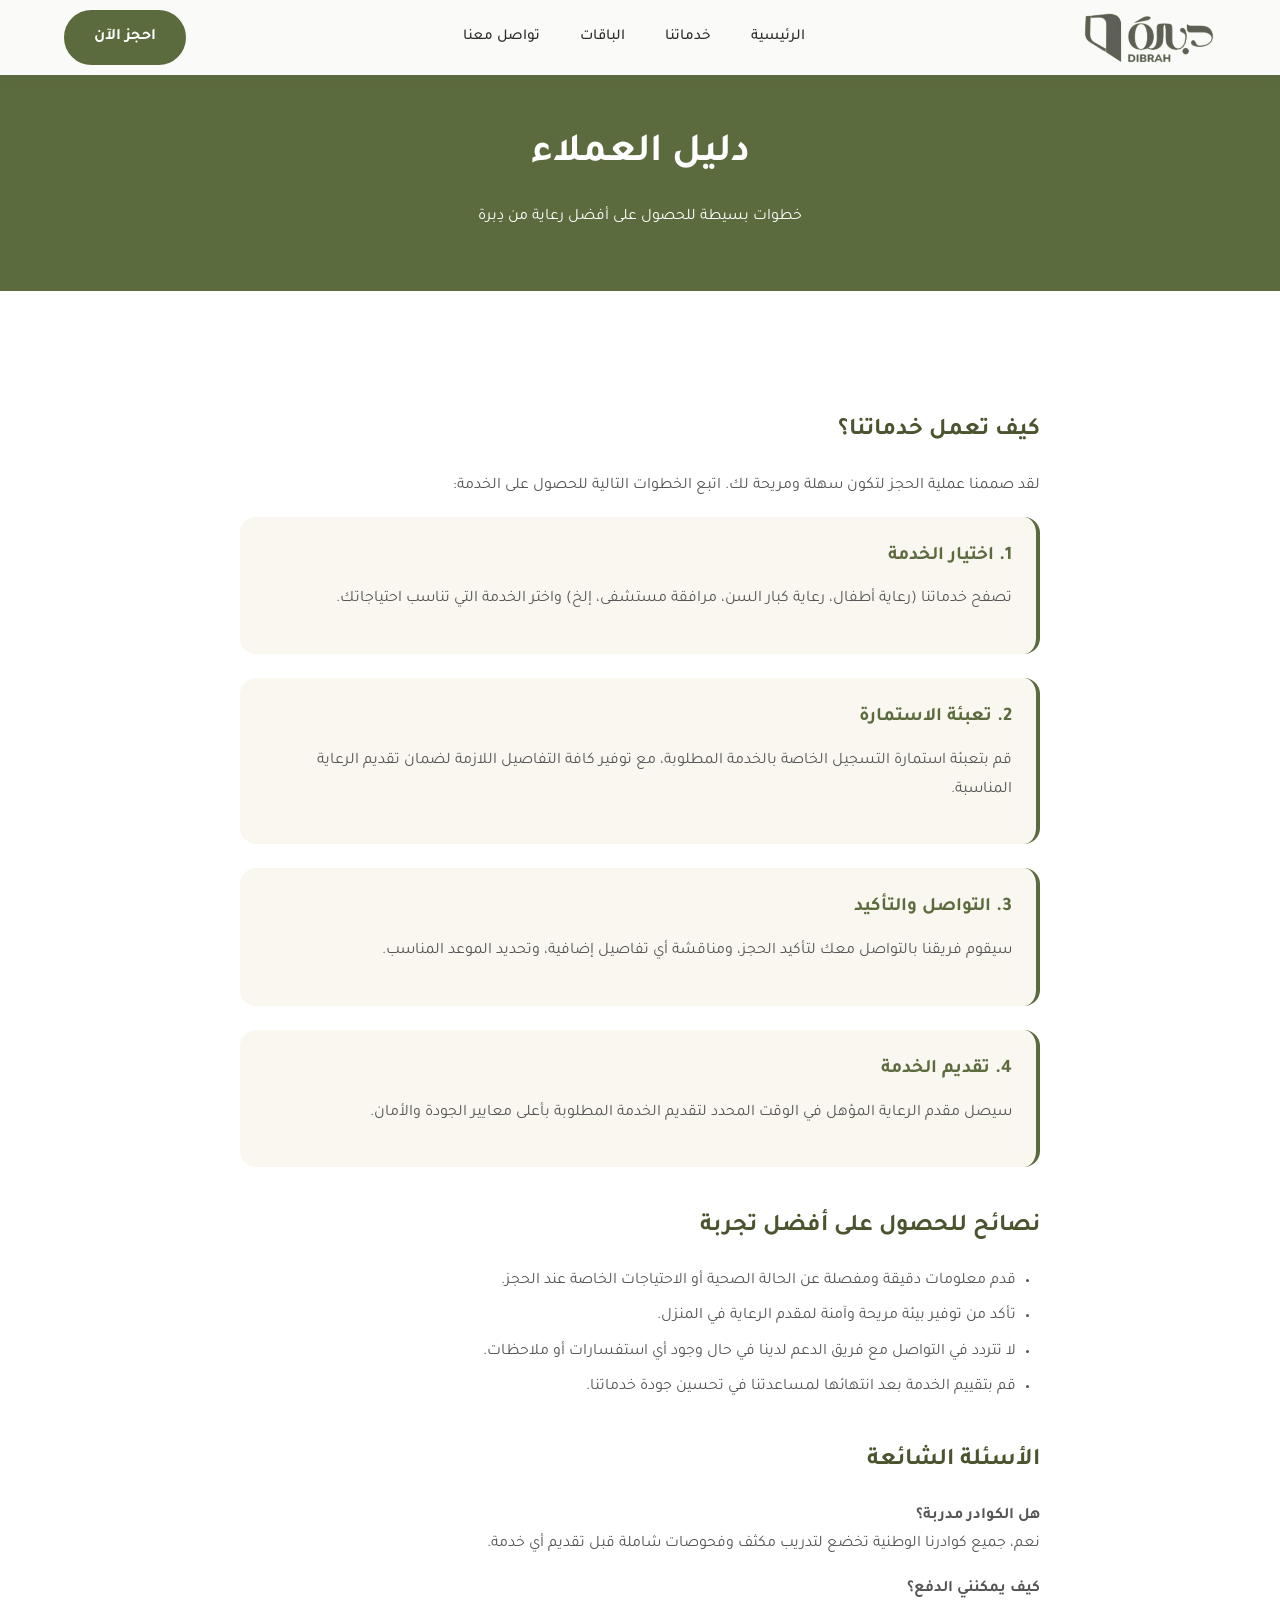
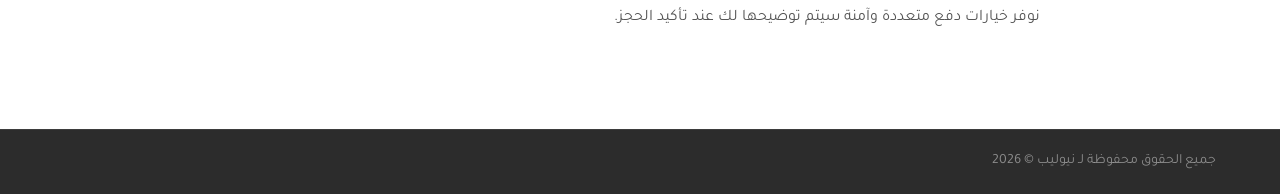
<file: customer-guide.html>
<!DOCTYPE html>
<html lang="ar" dir="rtl">
<head>
  <meta charset="UTF-8" />
  <meta name="viewport" content="width=device-width, initial-scale=1.0" />
  <title>دليل العملاء | دِبرة</title>
  <link rel="preconnect" href="https://fonts.googleapis.com" />
  <link rel="preconnect" href="https://fonts.gstatic.com" crossorigin />
  <link href="https://fonts.googleapis.com/css2?family=Tajawal:wght@300;400;500;700;800;900&display=swap" rel="stylesheet" />
  <link rel="stylesheet" href="https://cdnjs.cloudflare.com/ajax/libs/font-awesome/6.5.0/css/all.min.css" />
  <link rel="stylesheet" href="style.css" />
  <style>
    .page-header { background: var(--primary); color: var(--white); padding: 120px 0 60px; text-align: center; }
    .page-header h1 { font-size: 2.5rem; margin-bottom: 16px; }
    .page-content { padding: 80px 0; max-width: 800px; margin: 0 auto; }
    .page-content h2 { color: var(--primary-dark); margin: 40px 0 20px; font-size: 1.5rem; }
    .page-content p { color: var(--text-medium); margin-bottom: 16px; line-height: 1.8; }
    .page-content ul { list-style-type: disc; margin-right: 24px; margin-bottom: 24px; color: var(--text-medium); }
    .page-content li { margin-bottom: 8px; }
    .step-box { background: var(--bg-cream); padding: 24px; border-radius: 16px; margin-bottom: 24px; border-right: 4px solid var(--primary); }
    .step-box h3 { color: var(--primary); margin-bottom: 12px; font-size: 1.2rem; }
  </style>
</head>
<body>

  <!-- ===== NAVBAR ===== -->
  <nav class="navbar scrolled" id="navbar">
    <div class="container nav-container">
      <a href="index.html" class="nav-logo">
        <img src="images/logo.png" alt="دِبرة" />
      </a>
      <ul class="nav-links" id="navLinks">
        <li><a href="index.html">الرئيسية</a></li>
        <li><a href="index.html#services">خدماتنا</a></li>
        <li><a href="index.html#packages">الباقات</a></li>
        <li><a href="index.html#contact">تواصل معنا</a></li>
      </ul>
      <div class="nav-actions">
        <a href="index.html#book" class="btn btn-primary">احجز الآن</a>
      </div>
    </div>
  </nav>

  <!-- ===== HEADER ===== -->
  <header class="page-header">
    <div class="container">
      <h1>دليل العملاء</h1>
      <p>خطوات بسيطة للحصول على أفضل رعاية من دِبرة</p>
    </div>
  </header>

  <!-- ===== CONTENT ===== -->
  <main class="page-content container">
    <h2>كيف تعمل خدماتنا؟</h2>
    <p>لقد صممنا عملية الحجز لتكون سهلة ومريحة لك. اتبع الخطوات التالية للحصول على الخدمة:</p>

    <div class="step-box">
      <h3>1. اختيار الخدمة</h3>
      <p>تصفح خدماتنا (رعاية أطفال، رعاية كبار السن، مرافقة مستشفى، إلخ) واختر الخدمة التي تناسب احتياجاتك.</p>
    </div>

    <div class="step-box">
      <h3>2. تعبئة الاستمارة</h3>
      <p>قم بتعبئة استمارة التسجيل الخاصة بالخدمة المطلوبة، مع توفير كافة التفاصيل اللازمة لضمان تقديم الرعاية المناسبة.</p>
    </div>

    <div class="step-box">
      <h3>3. التواصل والتأكيد</h3>
      <p>سيقوم فريقنا بالتواصل معك لتأكيد الحجز، ومناقشة أي تفاصيل إضافية، وتحديد الموعد المناسب.</p>
    </div>

    <div class="step-box">
      <h3>4. تقديم الخدمة</h3>
      <p>سيصل مقدم الرعاية المؤهل في الوقت المحدد لتقديم الخدمة المطلوبة بأعلى معايير الجودة والأمان.</p>
    </div>

    <h2>نصائح للحصول على أفضل تجربة</h2>
    <ul>
      <li>قدم معلومات دقيقة ومفصلة عن الحالة الصحية أو الاحتياجات الخاصة عند الحجز.</li>
      <li>تأكد من توفير بيئة مريحة وآمنة لمقدم الرعاية في المنزل.</li>
      <li>لا تتردد في التواصل مع فريق الدعم لدينا في حال وجود أي استفسارات أو ملاحظات.</li>
      <li>قم بتقييم الخدمة بعد انتهائها لمساعدتنا في تحسين جودة خدماتنا.</li>
    </ul>

    <h2>الأسئلة الشائعة</h2>
    <p><strong>هل الكوادر مدربة؟</strong><br>نعم، جميع كوادرنا الوطنية تخضع لتدريب مكثف وفحوصات شاملة قبل تقديم أي خدمة.</p>
    <p><strong>كيف يمكنني الدفع؟</strong><br>نوفر خيارات دفع متعددة وآمنة سيتم توضيحها لك عند تأكيد الحجز.</p>
  </main>

  <!-- ===== FOOTER ===== -->
  <footer class="footer">
    <div class="footer-bottom">
      <div class="container">
        <p>جميع الحقوق محفوظة لـ نيوليب &copy; 2026</p>
      </div>
    </div>
  </footer>

</body>
</html>
</file>
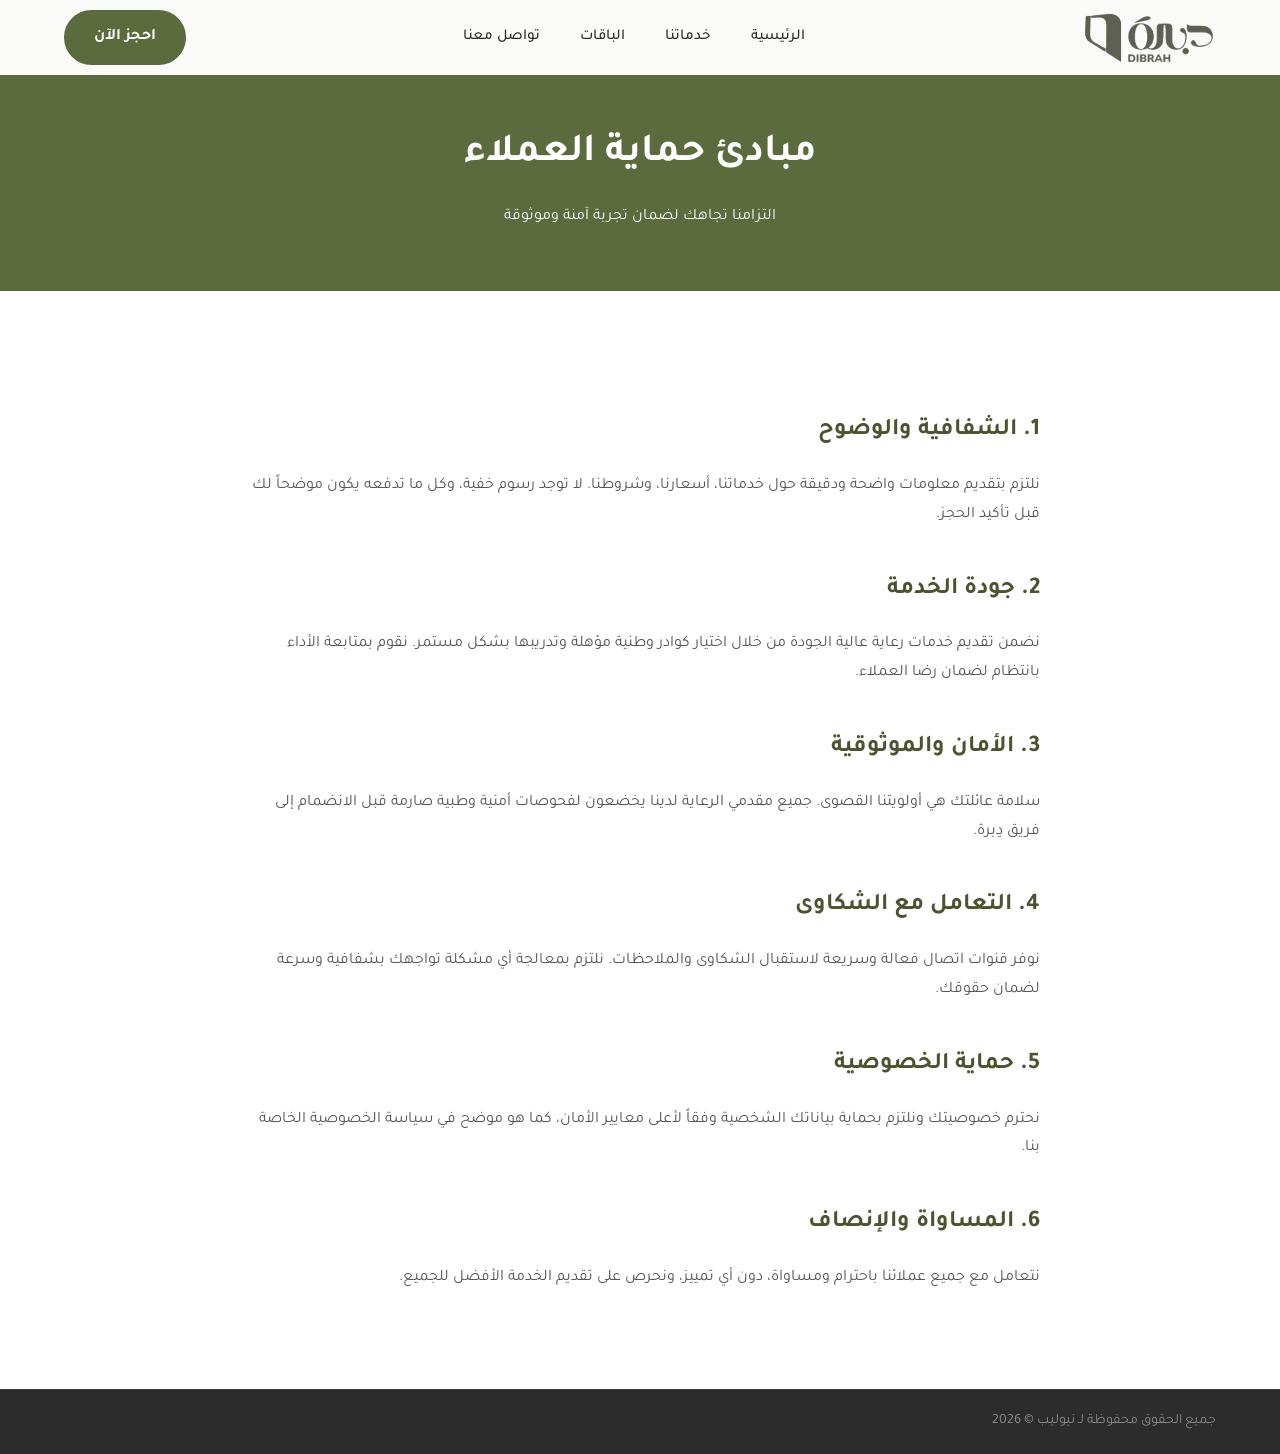
<file: customer-protection.html>
<!DOCTYPE html>
<html lang="ar" dir="rtl">
<head>
  <meta charset="UTF-8" />
  <meta name="viewport" content="width=device-width, initial-scale=1.0" />
  <title>مبادئ حماية العملاء | دِبرة</title>
  <link rel="preconnect" href="https://fonts.googleapis.com" />
  <link rel="preconnect" href="https://fonts.gstatic.com" crossorigin />
  <link href="https://fonts.googleapis.com/css2?family=Tajawal:wght@300;400;500;700;800;900&display=swap" rel="stylesheet" />
  <link rel="stylesheet" href="https://cdnjs.cloudflare.com/ajax/libs/font-awesome/6.5.0/css/all.min.css" />
  <link rel="stylesheet" href="style.css" />
  <style>
    .page-header { background: var(--primary); color: var(--white); padding: 120px 0 60px; text-align: center; }
    .page-header h1 { font-size: 2.5rem; margin-bottom: 16px; }
    .page-content { padding: 80px 0; max-width: 800px; margin: 0 auto; }
    .page-content h2 { color: var(--primary-dark); margin: 40px 0 20px; font-size: 1.5rem; }
    .page-content p { color: var(--text-medium); margin-bottom: 16px; line-height: 1.8; }
    .page-content ul { list-style-type: disc; margin-right: 24px; margin-bottom: 24px; color: var(--text-medium); }
    .page-content li { margin-bottom: 8px; }
  </style>
</head>
<body>

  <!-- ===== NAVBAR ===== -->
  <nav class="navbar scrolled" id="navbar">
    <div class="container nav-container">
      <a href="index.html" class="nav-logo">
        <img src="images/logo.png" alt="دِبرة" />
      </a>
      <ul class="nav-links" id="navLinks">
        <li><a href="index.html">الرئيسية</a></li>
        <li><a href="index.html#services">خدماتنا</a></li>
        <li><a href="index.html#packages">الباقات</a></li>
        <li><a href="index.html#contact">تواصل معنا</a></li>
      </ul>
      <div class="nav-actions">
        <a href="index.html#book" class="btn btn-primary">احجز الآن</a>
      </div>
    </div>
  </nav>

  <!-- ===== HEADER ===== -->
  <header class="page-header">
    <div class="container">
      <h1>مبادئ حماية العملاء</h1>
      <p>التزامنا تجاهك لضمان تجربة آمنة وموثوقة</p>
    </div>
  </header>

  <!-- ===== CONTENT ===== -->
  <main class="page-content container">
    <h2>1. الشفافية والوضوح</h2>
    <p>نلتزم بتقديم معلومات واضحة ودقيقة حول خدماتنا، أسعارنا، وشروطنا. لا توجد رسوم خفية، وكل ما تدفعه يكون موضحاً لك قبل تأكيد الحجز.</p>

    <h2>2. جودة الخدمة</h2>
    <p>نضمن تقديم خدمات رعاية عالية الجودة من خلال اختيار كوادر وطنية مؤهلة وتدريبها بشكل مستمر. نقوم بمتابعة الأداء بانتظام لضمان رضا العملاء.</p>

    <h2>3. الأمان والموثوقية</h2>
    <p>سلامة عائلتك هي أولويتنا القصوى. جميع مقدمي الرعاية لدينا يخضعون لفحوصات أمنية وطبية صارمة قبل الانضمام إلى فريق دِبرة.</p>

    <h2>4. التعامل مع الشكاوى</h2>
    <p>نوفر قنوات اتصال فعالة وسريعة لاستقبال الشكاوى والملاحظات. نلتزم بمعالجة أي مشكلة تواجهك بشفافية وسرعة لضمان حقوقك.</p>

    <h2>5. حماية الخصوصية</h2>
    <p>نحترم خصوصيتك ونلتزم بحماية بياناتك الشخصية وفقاً لأعلى معايير الأمان، كما هو موضح في سياسة الخصوصية الخاصة بنا.</p>

    <h2>6. المساواة والإنصاف</h2>
    <p>نتعامل مع جميع عملائنا باحترام ومساواة، دون أي تمييز، ونحرص على تقديم الخدمة الأفضل للجميع.</p>
  </main>

  <!-- ===== FOOTER ===== -->
  <footer class="footer">
    <div class="footer-bottom">
      <div class="container">
        <p>جميع الحقوق محفوظة لـ نيوليب &copy; 2026</p>
      </div>
    </div>
  </footer>

</body>
</html>
</file>
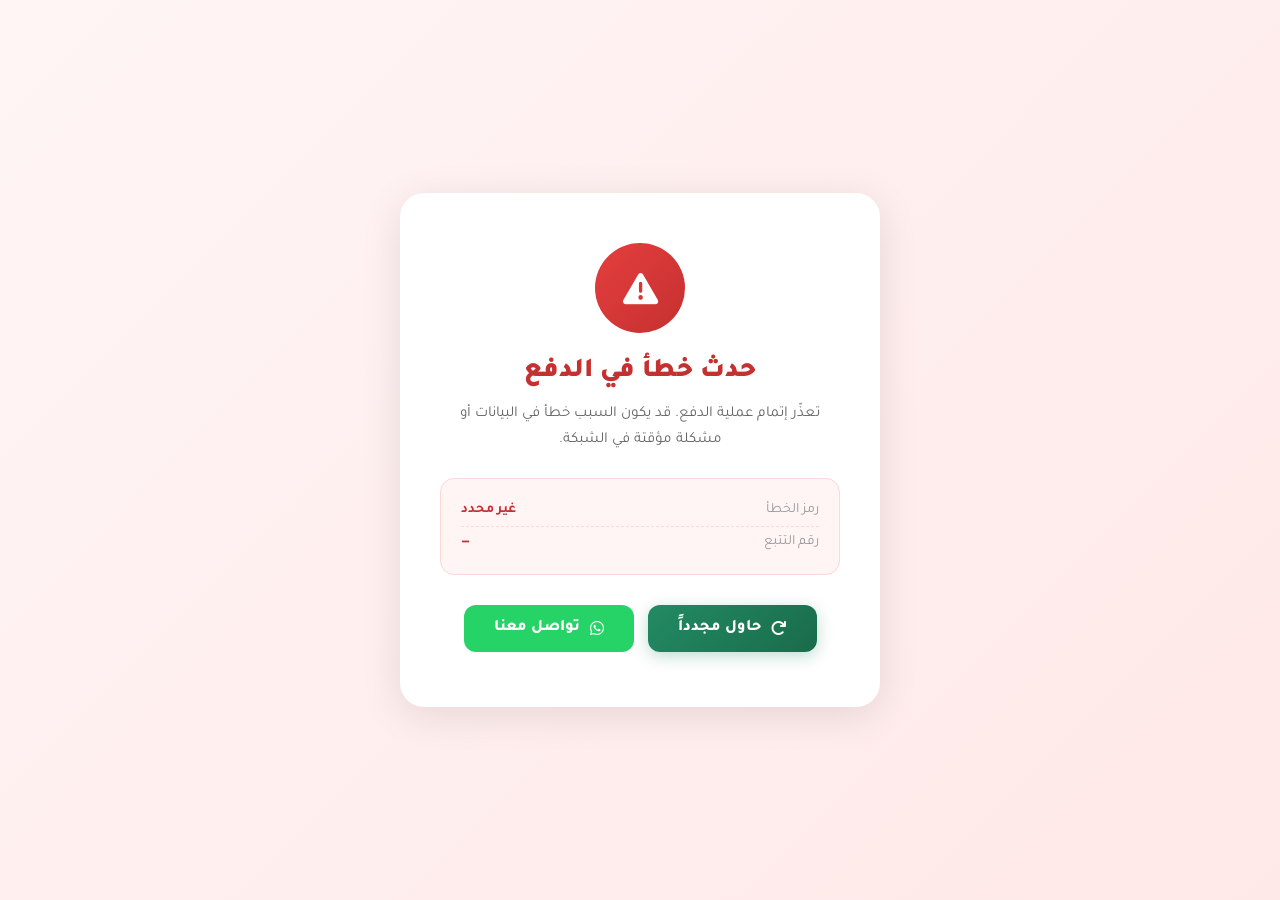
<file: payment-error.html>
<!DOCTYPE html>
<html lang="ar" dir="rtl">
<head>
  <meta charset="UTF-8" />
  <meta name="viewport" content="width=device-width, initial-scale=1.0" />
  <title>دِبرة | خطأ في الدفع</title>
  <link href="https://fonts.googleapis.com/css2?family=Tajawal:wght@400;700;800;900&display=swap" rel="stylesheet" />
  <link rel="stylesheet" href="https://cdnjs.cloudflare.com/ajax/libs/font-awesome/6.5.0/css/all.min.css" />
  <style>
    *, *::before, *::after { box-sizing: border-box; margin: 0; padding: 0; }
    body {
      font-family: 'Tajawal', sans-serif;
      background: linear-gradient(135deg, #fff5f5, #ffe8e8);
      min-height: 100vh;
      display: flex; align-items: center; justify-content: center;
      padding: 30px 20px;
    }
    .card {
      background: #fff;
      border-radius: 24px;
      box-shadow: 0 8px 40px rgba(0,0,0,0.1);
      padding: 50px 40px;
      max-width: 480px; width: 100%;
      text-align: center;
    }
    .icon-wrap {
      width: 90px; height: 90px;
      background: linear-gradient(135deg, #e53e3e, #c53030);
      border-radius: 50%;
      display: flex; align-items: center; justify-content: center;
      margin: 0 auto 24px;
      font-size: 2.2rem; color: #fff;
      animation: pop 0.5s cubic-bezier(0.175,0.885,0.32,1.275);
    }
    @keyframes pop { from { transform: scale(0); } to { transform: scale(1); } }
    h1 { font-size: 1.7rem; font-weight: 900; color: #c53030; margin-bottom: 12px; }
    p { color: #666; font-size: 0.95rem; line-height: 1.7; margin-bottom: 25px; }
    .info-box {
      background: #fff5f5;
      border: 1px solid #fed7d7;
      border-radius: 14px;
      padding: 16px 20px;
      margin-bottom: 25px;
      text-align: right;
    }
    .info-row {
      display: flex; justify-content: space-between;
      padding: 7px 0; border-bottom: 1px dashed #fed7d7;
      font-size: 0.88rem;
    }
    .info-row:last-child { border-bottom: none; }
    .info-row .lbl { color: #999; }
    .info-row .val { font-weight: 700; color: #c53030; }
    .btn-retry {
      display: inline-flex; align-items: center; gap: 10px;
      background: linear-gradient(135deg, #228b64, #1a6b4a);
      color: #fff;
      padding: 14px 30px;
      border-radius: 12px;
      text-decoration: none;
      font-weight: 800; font-size: 1rem;
      box-shadow: 0 4px 16px rgba(34,139,100,0.3);
      margin: 5px;
    }
    .btn-wa {
      display: inline-flex; align-items: center; gap: 10px;
      background: #25d366;
      color: #fff;
      padding: 14px 30px;
      border-radius: 12px;
      text-decoration: none;
      font-weight: 800; font-size: 1rem;
      margin: 5px;
    }
  </style>
</head>
<body>
  <div class="card">
    <div class="icon-wrap"><i class="fas fa-exclamation-triangle"></i></div>
    <h1>حدث خطأ في الدفع</h1>
    <p>تعذّر إتمام عملية الدفع. قد يكون السبب خطأ في البيانات أو مشكلة مؤقتة في الشبكة.</p>

    <div class="info-box" id="errDetails">
      <div class="info-row"><span class="lbl">رمز الخطأ</span><span class="val" id="errCode">—</span></div>
      <div class="info-row"><span class="lbl">رقم التتبع</span><span class="val" id="errTrack">—</span></div>
    </div>

    <a href="booking.html" class="btn-retry"><i class="fas fa-redo"></i> حاول مجدداً</a>
    <a href="https://wa.me/966535977511" class="btn-wa"><i class="fab fa-whatsapp"></i> تواصل معنا</a>
  </div>

  <script>
    const params = new URLSearchParams(window.location.search);
    const errCode = params.get('ErrorText') || params.get('errortext') || params.get('error') || params.get('result') || 'غير محدد';
    const trackId = params.get('trackid') || params.get('TrackId') || '—';
    document.getElementById('errCode').textContent  = errCode;
    document.getElementById('errTrack').textContent = trackId;
  </script>
</body>
</html>
</file>
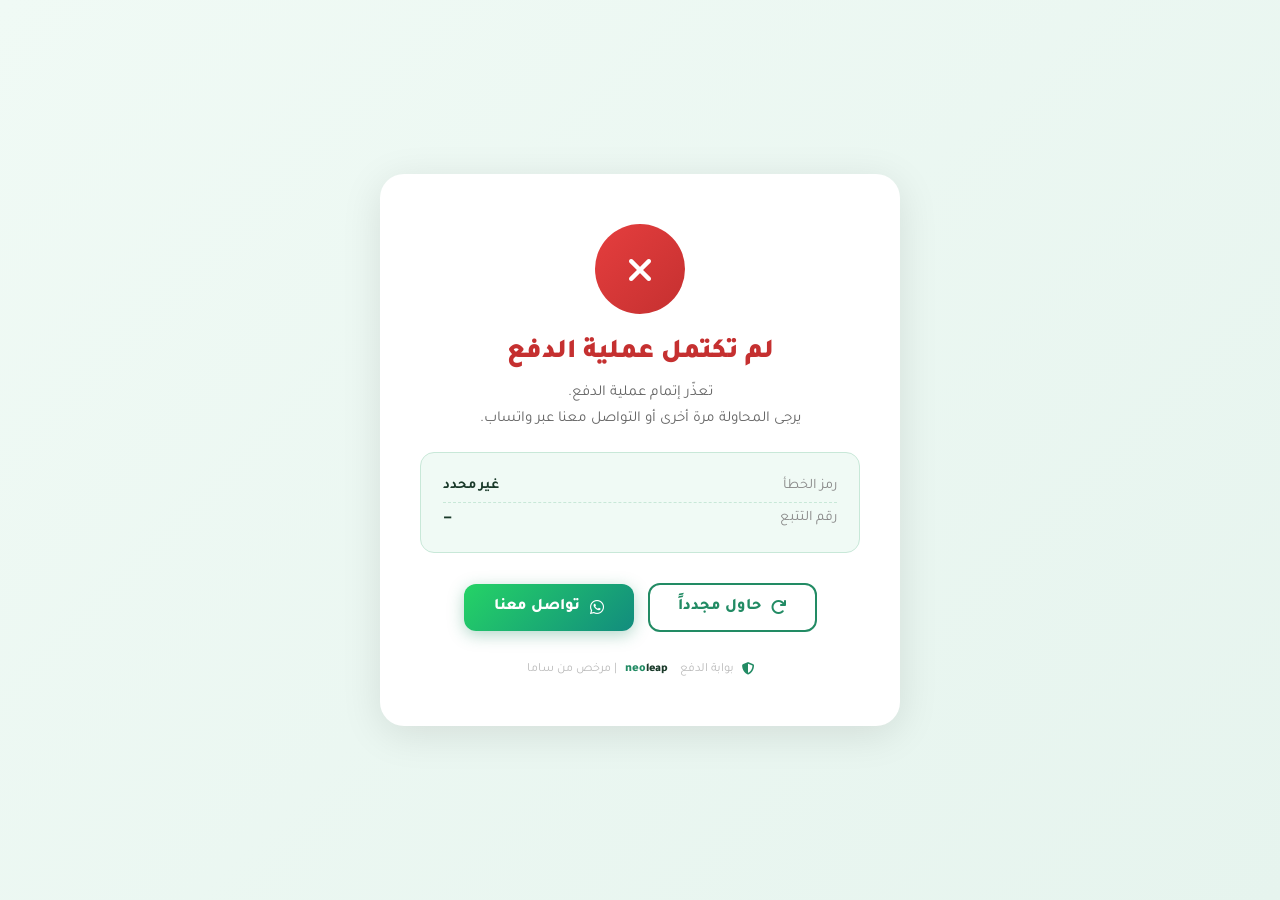
<file: payment-response.html>
<!DOCTYPE html>
<html lang="ar" dir="rtl">
<head>
  <meta charset="UTF-8" />
  <meta name="viewport" content="width=device-width, initial-scale=1.0" />
  <title>دِبرة | نتيجة الدفع</title>
  <link href="https://fonts.googleapis.com/css2?family=Tajawal:wght@400;700;800;900&display=swap" rel="stylesheet" />
  <link rel="stylesheet" href="https://cdnjs.cloudflare.com/ajax/libs/font-awesome/6.5.0/css/all.min.css" />
  <style>
    *, *::before, *::after { box-sizing: border-box; margin: 0; padding: 0; }
    body {
      font-family: 'Tajawal', sans-serif;
      background: linear-gradient(135deg, #f0faf5, #e6f4ee);
      min-height: 100vh;
      display: flex; flex-direction: column; align-items: center; justify-content: center;
      padding: 30px 20px;
    }
    .result-card {
      background: #fff;
      border-radius: 24px;
      box-shadow: 0 8px 40px rgba(0,0,0,0.1);
      padding: 50px 40px;
      max-width: 520px; width: 100%;
      text-align: center;
    }
    .icon-wrap {
      width: 90px; height: 90px;
      border-radius: 50%;
      display: flex; align-items: center; justify-content: center;
      margin: 0 auto 24px;
      font-size: 2.2rem;
      animation: pop 0.5s cubic-bezier(0.175,0.885,0.32,1.275);
    }
    @keyframes pop { from { transform: scale(0); opacity: 0; } to { transform: scale(1); opacity: 1; } }
    .icon-success { background: linear-gradient(135deg, #228b64, #1a6b4a); color: #fff; }
    .icon-fail    { background: linear-gradient(135deg, #e53e3e, #c53030); color: #fff; }

    h1 { font-size: 1.7rem; font-weight: 900; margin-bottom: 10px; }
    .success-title { color: #1a3a2a; }
    .fail-title    { color: #c53030; }
    p { color: #666; font-size: 0.95rem; line-height: 1.7; margin-bottom: 20px; }

    .info-box {
      background: #f0faf5;
      border: 1px solid #c8e8d8;
      border-radius: 14px;
      padding: 18px 22px;
      margin-bottom: 25px;
      text-align: right;
    }
    .info-row {
      display: flex; justify-content: space-between;
      padding: 7px 0;
      border-bottom: 1px dashed #c8e8d8;
      font-size: 0.9rem;
    }
    .info-row:last-child { border-bottom: none; }
    .info-row .lbl { color: #888; }
    .info-row .val { font-weight: 700; color: #1a3a2a; }

    .ref-box {
      background: #228b64;
      color: #fff;
      border-radius: 12px;
      padding: 14px 20px;
      margin-bottom: 25px;
    }
    .ref-box .ref-label { font-size: 0.85rem; opacity: 0.85; margin-bottom: 4px; }
    .ref-box .ref-num { font-size: 1.3rem; font-weight: 900; letter-spacing: 1px; }

    .btn-home {
      display: inline-flex; align-items: center; gap: 10px;
      background: linear-gradient(135deg, #228b64, #1a6b4a);
      color: #fff;
      padding: 14px 30px;
      border-radius: 12px;
      text-decoration: none;
      font-weight: 800; font-size: 1rem;
      box-shadow: 0 4px 16px rgba(34,139,100,0.35);
      transition: all 0.25s;
      margin: 5px;
    }
    .btn-home:hover { transform: translateY(-2px); }
    .btn-retry {
      display: inline-flex; align-items: center; gap: 10px;
      background: #fff;
      color: #228b64;
      border: 2px solid #228b64;
      padding: 13px 28px;
      border-radius: 12px;
      text-decoration: none;
      font-weight: 800; font-size: 1rem;
      transition: all 0.25s;
      margin: 5px;
    }
    .btn-retry:hover { background: #f0faf5; }

    .nl-badge {
      display: flex; align-items: center; justify-content: center;
      gap: 8px; margin-top: 25px;
      font-size: 0.78rem; color: #bbb;
    }
    .nl-logo { font-weight: 900; color: #228b64; }
    .nl-logo em { color: #1a3a2a; font-style: normal; font-size: 0.75rem; }
  </style>
</head>
<body>
  <div class="result-card" id="resultCard">
    <!-- Content injected by JS -->
  </div>

  <script>
    // Parse NeoLeap response from URL params (POST redirected as GET)
    const params = new URLSearchParams(window.location.search);

    // NeoLeap returns these fields
    const result      = params.get('result')      || params.get('Result')      || '';
    const auth        = params.get('auth')         || params.get('Auth')         || '';
    const ref         = params.get('ref')          || params.get('Ref')          || '';
    const trackId     = params.get('trackid')      || params.get('TrackId')      || '';
    const tranId      = params.get('tranid')       || params.get('TranId')       || '';
    const paymentId   = params.get('paymentid')    || params.get('PaymentId')    || '';
    const postDate    = params.get('postdate')     || params.get('PostDate')     || '';
    const amt         = params.get('amt')          || params.get('Amt')          || '';

    // Get booking data from localStorage
    let booking = {};
    try { booking = JSON.parse(localStorage.getItem('dibrah_booking') || '{}'); } catch(e) {}

    const card = document.getElementById('resultCard');
    const isSuccess = result === 'CAPTURED' || result === 'APPROVED' || auth !== '';

    if (isSuccess) {
      card.innerHTML = `
        <div class="icon-wrap icon-success"><i class="fas fa-check"></i></div>
        <h1 class="success-title">تمت عملية الدفع بنجاح!</h1>
        <p>شكراً لك! تم استلام دفعتك وتأكيد حجزك. سيتواصل معك فريق دِبرة قريباً على رقم جوالك.</p>

        <div class="ref-box">
          <div class="ref-label">رقم المرجع</div>
          <div class="ref-num">${ref || tranId || paymentId || booking.trackId || '—'}</div>
        </div>

        <div class="info-box">
          <div class="info-row"><span class="lbl">الخدمة</span><span class="val">${booking.service || '—'}</span></div>
          <div class="info-row"><span class="lbl">الباقة</span><span class="val">${booking.package || '—'}</span></div>
          <div class="info-row"><span class="lbl">العميل</span><span class="val">${booking.name || '—'}</span></div>
          <div class="info-row"><span class="lbl">الجوال</span><span class="val">${booking.phone || '—'}</span></div>
          <div class="info-row"><span class="lbl">المبلغ المدفوع</span><span class="val">${amt || booking.amount || '—'} ريال</span></div>
          ${postDate ? `<div class="info-row"><span class="lbl">تاريخ الدفع</span><span class="val">${postDate}</span></div>` : ''}
        </div>

        <a href="https://stunning-cuchufli-988762.netlify.app" class="btn-home">
          <i class="fas fa-home"></i> العودة للرئيسية
        </a>

        <div class="nl-badge">
          <i class="fas fa-shield-alt" style="color:#228b64;"></i>
          تمت المعالجة بواسطة <span class="nl-logo" style="margin-right:4px;">neo<em>leap</em></span>
          | مرخص من ساما
        </div>
      `;
      localStorage.removeItem('dibrah_booking');
    } else {
      // Failed or cancelled
      const errMsg = params.get('ErrorText') || params.get('errortext') || params.get('error') || 'تعذّر إتمام عملية الدفع.';
      card.innerHTML = `
        <div class="icon-wrap icon-fail"><i class="fas fa-times"></i></div>
        <h1 class="fail-title">لم تكتمل عملية الدفع</h1>
        <p>${errMsg}<br>يرجى المحاولة مرة أخرى أو التواصل معنا عبر واتساب.</p>

        <div class="info-box">
          <div class="info-row"><span class="lbl">رمز الخطأ</span><span class="val">${result || 'غير محدد'}</span></div>
          <div class="info-row"><span class="lbl">رقم التتبع</span><span class="val">${trackId || booking.trackId || '—'}</span></div>
        </div>

        <a href="booking.html" class="btn-retry"><i class="fas fa-redo"></i> حاول مجدداً</a>
        <a href="https://wa.me/966535977511" class="btn-home" style="background:linear-gradient(135deg,#25d366,#128c7e);">
          <i class="fab fa-whatsapp"></i> تواصل معنا
        </a>

        <div class="nl-badge">
          <i class="fas fa-shield-alt" style="color:#228b64;"></i>
          بوابة الدفع <span class="nl-logo" style="margin-right:4px;">neo<em>leap</em></span>
          | مرخص من ساما
        </div>
      `;
    }
  </script>
</body>
</html>
</file>
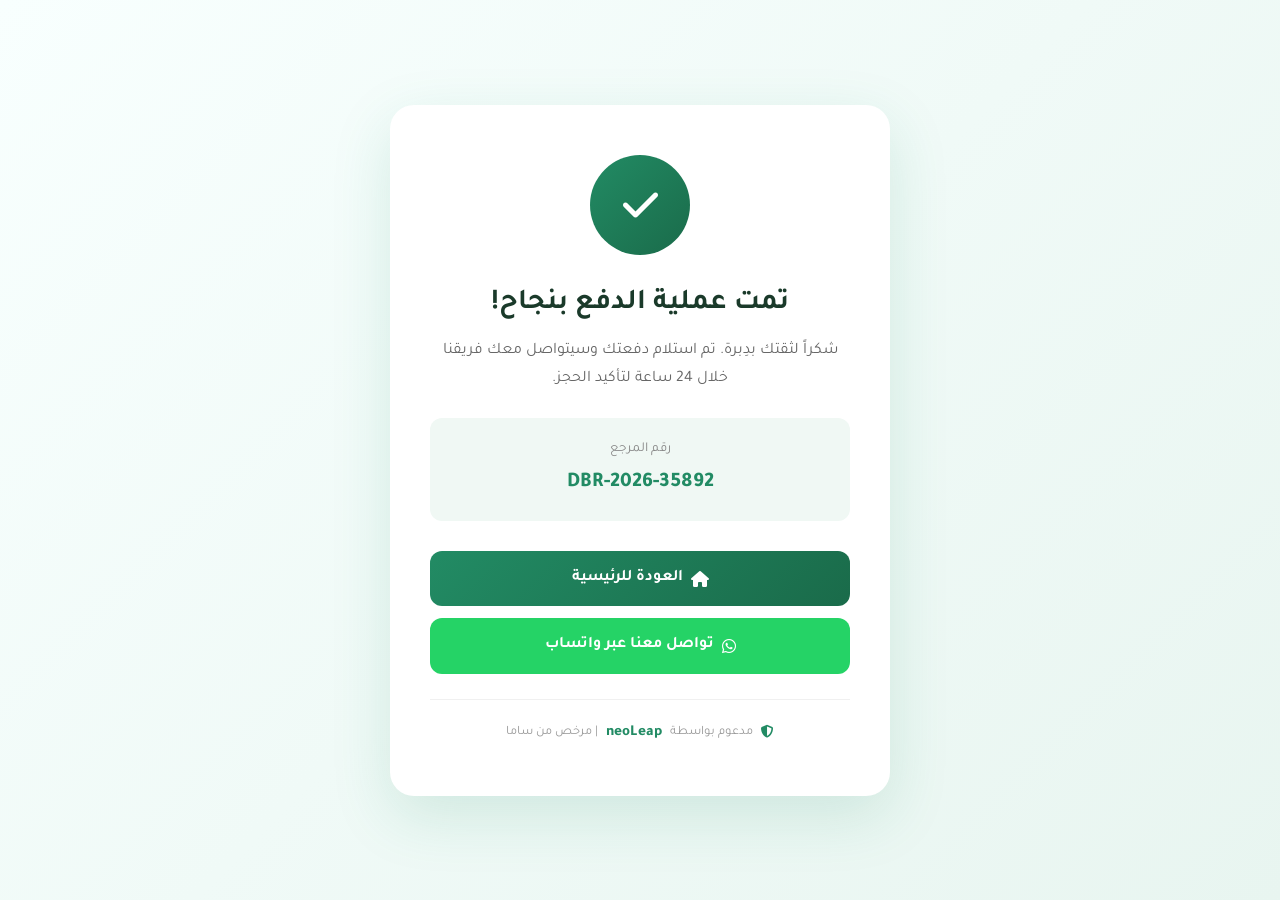
<file: payment-success.html>
<!DOCTYPE html>
<html lang="ar" dir="rtl">
<head>
  <meta charset="UTF-8" />
  <meta name="viewport" content="width=device-width, initial-scale=1.0" />
  <title>دِبرة | تمت عملية الدفع بنجاح</title>
  <link rel="preconnect" href="https://fonts.googleapis.com" />
  <link href="https://fonts.googleapis.com/css2?family=Tajawal:wght@400;600;700;800&display=swap" rel="stylesheet" />
  <link rel="stylesheet" href="https://cdnjs.cloudflare.com/ajax/libs/font-awesome/6.5.0/css/all.min.css" />
  <link rel="stylesheet" href="style.css" />
  <style>
    .success-page {
      min-height: 100vh;
      display: flex;
      align-items: center;
      justify-content: center;
      background: linear-gradient(135deg, #f8fffe 0%, #e8f5f0 100%);
      padding: 40px 20px;
    }
    .success-card {
      background: #fff;
      border-radius: 24px;
      padding: 50px 40px;
      text-align: center;
      max-width: 500px;
      width: 100%;
      box-shadow: 0 20px 60px rgba(34,139,100,0.15);
    }
    .success-animation {
      width: 100px;
      height: 100px;
      background: linear-gradient(135deg, #228b64, #1a6b4a);
      border-radius: 50%;
      display: flex;
      align-items: center;
      justify-content: center;
      margin: 0 auto 25px;
      animation: bounceIn 0.6s ease;
    }
    @keyframes bounceIn {
      0% { transform: scale(0); opacity: 0; }
      60% { transform: scale(1.1); }
      100% { transform: scale(1); opacity: 1; }
    }
    .success-animation i { font-size: 2.5rem; color: #fff; }
    .success-card h1 { font-size: 1.8rem; color: #1a3a2a; margin-bottom: 10px; }
    .success-card p { color: #666; margin-bottom: 25px; line-height: 1.7; }
    .ref-box {
      background: #f0f8f4;
      border-radius: 12px;
      padding: 20px;
      margin-bottom: 30px;
    }
    .ref-box span { font-size: 0.85rem; color: #888; display: block; margin-bottom: 5px; }
    .ref-box strong { font-size: 1.3rem; color: #228b64; font-weight: 800; }
    .success-actions { display: flex; gap: 12px; flex-direction: column; }
    .btn-home {
      background: linear-gradient(135deg, #228b64, #1a6b4a);
      color: #fff;
      padding: 14px 24px;
      border-radius: 12px;
      text-decoration: none;
      font-weight: 700;
      font-size: 1rem;
      display: flex;
      align-items: center;
      justify-content: center;
      gap: 8px;
      transition: all 0.3s;
    }
    .btn-home:hover { transform: translateY(-2px); box-shadow: 0 6px 20px rgba(34,139,100,0.4); }
    .btn-whatsapp {
      background: #25d366;
      color: #fff;
      padding: 14px 24px;
      border-radius: 12px;
      text-decoration: none;
      font-weight: 700;
      font-size: 1rem;
      display: flex;
      align-items: center;
      justify-content: center;
      gap: 8px;
    }
    .neoleap-footer {
      margin-top: 25px;
      padding-top: 20px;
      border-top: 1px solid #f0f0f0;
      display: flex;
      align-items: center;
      justify-content: center;
      gap: 8px;
      color: #999;
      font-size: 0.8rem;
    }
    .neoleap-name { font-weight: 800; color: #228b64; font-size: 0.95rem; }
  </style>
</head>
<body>
  <div class="success-page">
    <div class="success-card">
      <div class="success-animation">
        <i class="fas fa-check"></i>
      </div>
      <h1>تمت عملية الدفع بنجاح!</h1>
      <p>شكراً لثقتك بدِبرة. تم استلام دفعتك وسيتواصل معك فريقنا خلال 24 ساعة لتأكيد الحجز.</p>
      <div class="ref-box">
        <span>رقم المرجع</span>
        <strong id="refNum">—</strong>
      </div>
      <div class="success-actions">
        <a href="/" class="btn-home"><i class="fas fa-home"></i> العودة للرئيسية</a>
        <a href="https://wa.me/966535977511" class="btn-whatsapp" target="_blank">
          <i class="fab fa-whatsapp"></i> تواصل معنا عبر واتساب
        </a>
      </div>
      <div class="neoleap-footer">
        <i class="fas fa-shield-alt" style="color: #228b64;"></i>
        <span>مدعوم بواسطة</span>
        <span class="neoleap-name">neoLeap</span>
        <span>| مرخص من ساما</span>
      </div>
    </div>
  </div>
  <script>
    // Extract reference number from URL
    const params = new URLSearchParams(window.location.search);
    const ref = params.get('ref') || 'DBR-' + new Date().getFullYear() + '-' + Math.floor(Math.random() * 90000 + 10000);
    document.getElementById('refNum').textContent = ref;
  </script>
</body>
</html>
</file>
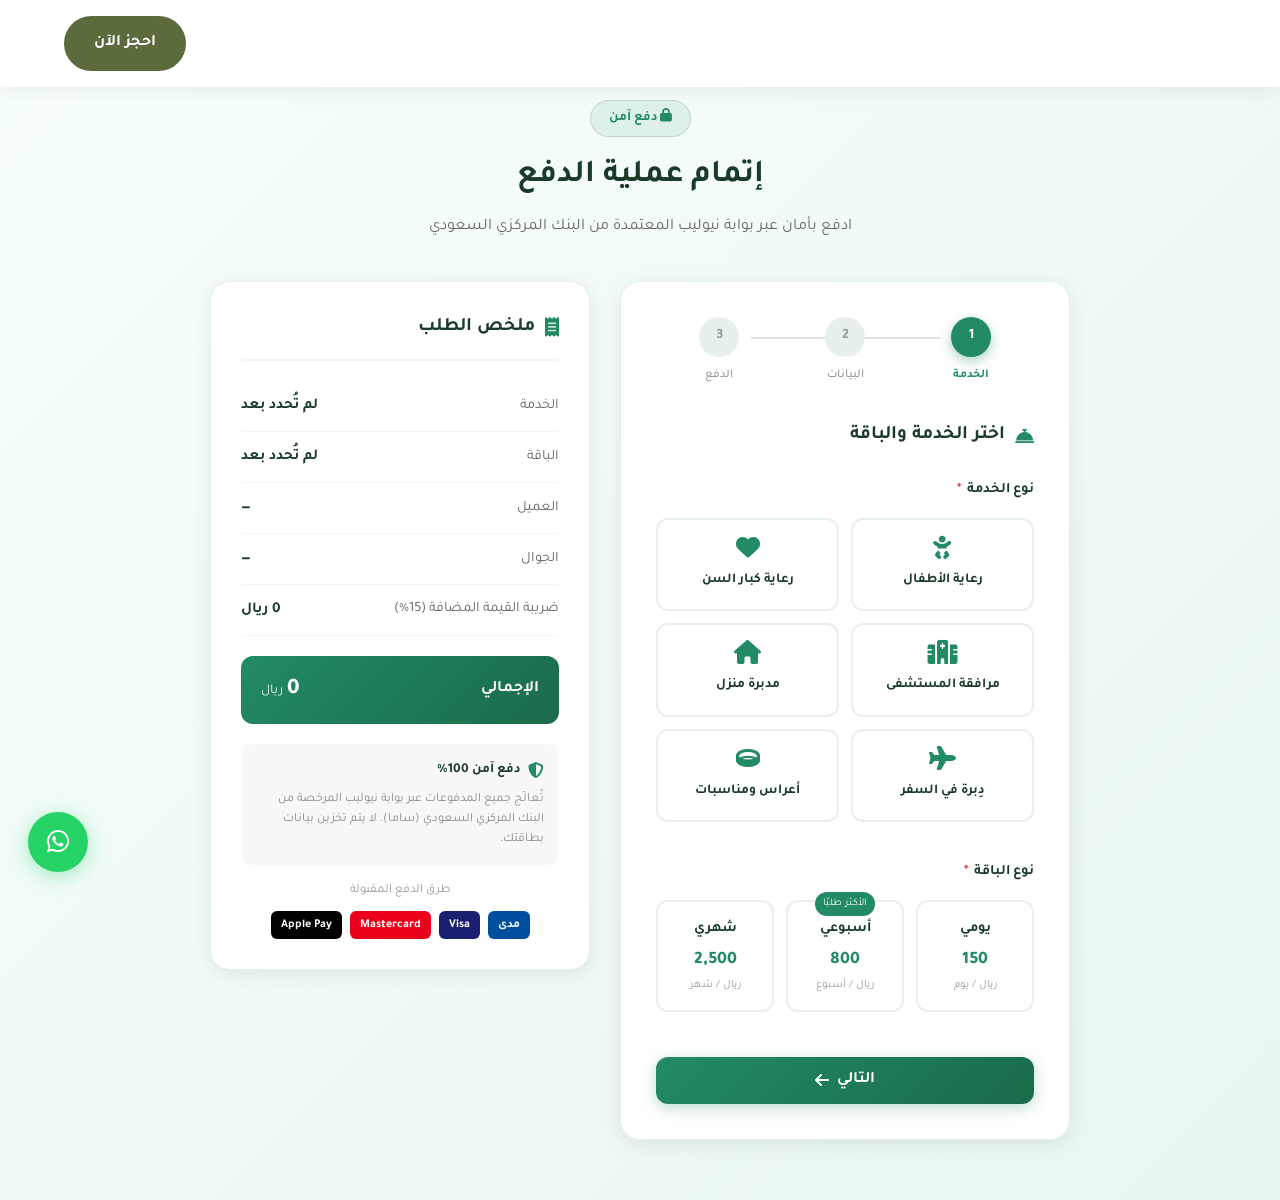
<file: payment.html>
<!DOCTYPE html>
<html lang="ar" dir="rtl">
<head>
  <meta charset="UTF-8" />
  <meta name="viewport" content="width=device-width, initial-scale=1.0" />
  <title>دِبرة | الدفع الإلكتروني</title>
  <meta name="description" content="دِبرة - إتمام الدفع الإلكتروني بأمان عبر بوابة نيوليب" />
  <link rel="preconnect" href="https://fonts.googleapis.com" />
  <link rel="preconnect" href="https://fonts.gstatic.com" crossorigin />
  <link href="https://fonts.googleapis.com/css2?family=Tajawal:wght@300;400;500;700;800;900&display=swap" rel="stylesheet" />
  <link rel="stylesheet" href="https://cdnjs.cloudflare.com/ajax/libs/font-awesome/6.5.0/css/all.min.css" />
  <link rel="stylesheet" href="style.css" />
  <link rel="icon" type="image/x-icon" href="favicon.ico" />
  <style>
    /* ===== PAYMENT PAGE STYLES ===== */
    .payment-page {
      min-height: 100vh;
      background: linear-gradient(135deg, #f8fffe 0%, #e8f5f0 100%);
      padding: 100px 0 60px;
    }

    .payment-container {
      max-width: 900px;
      margin: 0 auto;
      padding: 0 20px;
    }

    .payment-header {
      text-align: center;
      margin-bottom: 40px;
    }

    .payment-header .section-tag {
      display: inline-block;
      background: rgba(34, 139, 100, 0.1);
      color: #228b64;
      padding: 6px 18px;
      border-radius: 50px;
      font-size: 0.85rem;
      font-weight: 600;
      margin-bottom: 12px;
    }

    .payment-header h1 {
      font-size: 2rem;
      color: #1a3a2a;
      margin-bottom: 10px;
    }

    .payment-header p {
      color: #666;
      font-size: 1rem;
    }

    .payment-grid {
      display: grid;
      grid-template-columns: 1fr 380px;
      gap: 30px;
      align-items: start;
    }

    @media (max-width: 768px) {
      .payment-grid {
        grid-template-columns: 1fr;
      }
    }

    /* ===== ORDER SUMMARY ===== */
    .order-summary {
      background: #fff;
      border-radius: 20px;
      padding: 30px;
      box-shadow: 0 4px 20px rgba(0,0,0,0.08);
      border: 1px solid #e8f0ec;
    }

    .order-summary h3 {
      font-size: 1.2rem;
      color: #1a3a2a;
      margin-bottom: 20px;
      padding-bottom: 15px;
      border-bottom: 2px solid #f0f8f4;
      display: flex;
      align-items: center;
      gap: 10px;
    }

    .order-summary h3 i {
      color: #228b64;
    }

    .order-item {
      display: flex;
      justify-content: space-between;
      align-items: center;
      padding: 12px 0;
      border-bottom: 1px solid #f5f5f5;
    }

    .order-item:last-child {
      border-bottom: none;
    }

    .order-item-label {
      color: #666;
      font-size: 0.9rem;
    }

    .order-item-value {
      font-weight: 600;
      color: #1a3a2a;
      font-size: 0.95rem;
    }

    .order-total {
      background: linear-gradient(135deg, #228b64, #1a6b4a);
      color: #fff;
      border-radius: 12px;
      padding: 15px 20px;
      margin-top: 20px;
      display: flex;
      justify-content: space-between;
      align-items: center;
    }

    .order-total-label {
      font-size: 1rem;
      font-weight: 600;
    }

    .order-total-amount {
      font-size: 1.4rem;
      font-weight: 800;
    }

    .order-total-currency {
      font-size: 0.85rem;
      opacity: 0.9;
    }

    /* ===== PAYMENT FORM ===== */
    .payment-form-card {
      background: #fff;
      border-radius: 20px;
      padding: 35px;
      box-shadow: 0 4px 20px rgba(0,0,0,0.08);
      border: 1px solid #e8f0ec;
    }

    .payment-form-card h3 {
      font-size: 1.2rem;
      color: #1a3a2a;
      margin-bottom: 25px;
      display: flex;
      align-items: center;
      gap: 10px;
    }

    .payment-form-card h3 i {
      color: #228b64;
    }

    /* Step Indicator */
    .steps-indicator {
      display: flex;
      justify-content: center;
      gap: 0;
      margin-bottom: 35px;
      position: relative;
    }

    .steps-indicator::before {
      content: '';
      position: absolute;
      top: 20px;
      right: 25%;
      left: 25%;
      height: 2px;
      background: #e0e0e0;
      z-index: 0;
    }

    .step-item {
      display: flex;
      flex-direction: column;
      align-items: center;
      gap: 8px;
      flex: 1;
      position: relative;
      z-index: 1;
    }

    .step-circle {
      width: 40px;
      height: 40px;
      border-radius: 50%;
      background: #e8f0ec;
      color: #999;
      display: flex;
      align-items: center;
      justify-content: center;
      font-weight: 700;
      font-size: 0.9rem;
      transition: all 0.3s;
    }

    .step-item.active .step-circle {
      background: #228b64;
      color: #fff;
      box-shadow: 0 4px 12px rgba(34, 139, 100, 0.4);
    }

    .step-item.completed .step-circle {
      background: #228b64;
      color: #fff;
    }

    .step-item.completed .step-circle::after {
      content: '✓';
    }

    .step-label {
      font-size: 0.75rem;
      color: #999;
      font-weight: 500;
      white-space: nowrap;
    }

    .step-item.active .step-label {
      color: #228b64;
      font-weight: 700;
    }

    /* Form Steps */
    .form-step {
      display: none;
    }

    .form-step.active {
      display: block;
    }

    /* Service Selection */
    .service-options {
      display: grid;
      grid-template-columns: 1fr 1fr;
      gap: 12px;
      margin-bottom: 20px;
    }

    .service-option {
      border: 2px solid #e8f0ec;
      border-radius: 12px;
      padding: 15px;
      cursor: pointer;
      transition: all 0.3s;
      text-align: center;
    }

    .service-option:hover {
      border-color: #228b64;
      background: #f0f8f4;
    }

    .service-option.selected {
      border-color: #228b64;
      background: linear-gradient(135deg, rgba(34,139,100,0.08), rgba(34,139,100,0.04));
    }

    .service-option i {
      font-size: 1.5rem;
      color: #228b64;
      margin-bottom: 8px;
      display: block;
    }

    .service-option span {
      font-size: 0.85rem;
      font-weight: 600;
      color: #1a3a2a;
    }

    /* Package Options */
    .package-options {
      display: grid;
      grid-template-columns: 1fr 1fr 1fr;
      gap: 12px;
      margin-bottom: 20px;
    }

    .package-option {
      border: 2px solid #e8f0ec;
      border-radius: 12px;
      padding: 15px 10px;
      cursor: pointer;
      transition: all 0.3s;
      text-align: center;
      position: relative;
    }

    .package-option:hover {
      border-color: #228b64;
    }

    .package-option.selected {
      border-color: #228b64;
      background: linear-gradient(135deg, rgba(34,139,100,0.08), rgba(34,139,100,0.04));
    }

    .package-option .pkg-badge {
      position: absolute;
      top: -10px;
      right: 50%;
      transform: translateX(50%);
      background: #228b64;
      color: #fff;
      font-size: 0.65rem;
      padding: 3px 8px;
      border-radius: 20px;
      white-space: nowrap;
    }

    .package-option .pkg-name {
      font-size: 0.9rem;
      font-weight: 700;
      color: #1a3a2a;
      margin-bottom: 4px;
    }

    .package-option .pkg-price {
      font-size: 1.1rem;
      font-weight: 800;
      color: #228b64;
    }

    .package-option .pkg-unit {
      font-size: 0.7rem;
      color: #999;
    }

    /* Form Groups */
    .form-group {
      margin-bottom: 18px;
    }

    .form-group label {
      display: block;
      font-size: 0.9rem;
      font-weight: 600;
      color: #1a3a2a;
      margin-bottom: 8px;
    }

    .form-group label span.required {
      color: #e53e3e;
      margin-right: 3px;
    }

    .form-group input,
    .form-group select,
    .form-group textarea {
      width: 100%;
      padding: 12px 16px;
      border: 2px solid #e8f0ec;
      border-radius: 10px;
      font-family: 'Tajawal', sans-serif;
      font-size: 0.95rem;
      color: #1a3a2a;
      background: #fafffe;
      transition: all 0.3s;
      box-sizing: border-box;
    }

    .form-group input:focus,
    .form-group select:focus,
    .form-group textarea:focus {
      outline: none;
      border-color: #228b64;
      background: #fff;
      box-shadow: 0 0 0 3px rgba(34, 139, 100, 0.1);
    }

    .form-row {
      display: grid;
      grid-template-columns: 1fr 1fr;
      gap: 15px;
    }

    @media (max-width: 480px) {
      .form-row {
        grid-template-columns: 1fr;
      }
      .service-options {
        grid-template-columns: 1fr 1fr;
      }
      .package-options {
        grid-template-columns: 1fr;
      }
    }

    /* Card Input Styling */
    .card-input-wrapper {
      position: relative;
    }

    .card-input-wrapper input {
      padding-left: 50px;
    }

    .card-input-icon {
      position: absolute;
      left: 15px;
      top: 50%;
      transform: translateY(-50%);
      color: #228b64;
      font-size: 1.1rem;
    }

    .card-brands {
      display: flex;
      gap: 8px;
      margin-top: 8px;
    }

    .card-brand {
      background: #f5f5f5;
      border-radius: 6px;
      padding: 4px 8px;
      font-size: 0.75rem;
      color: #666;
      font-weight: 600;
    }

    .card-brand.mada {
      background: #004f9f;
      color: #fff;
    }

    .card-brand.visa {
      background: #1a1f71;
      color: #fff;
    }

    .card-brand.mastercard {
      background: #eb001b;
      color: #fff;
    }

    .card-brand.applepay {
      background: #000;
      color: #fff;
    }

    /* Navigation Buttons */
    .form-nav {
      display: flex;
      gap: 12px;
      margin-top: 25px;
    }

    .btn-next,
    .btn-back,
    .btn-pay {
      flex: 1;
      padding: 14px 20px;
      border-radius: 12px;
      font-family: 'Tajawal', sans-serif;
      font-size: 1rem;
      font-weight: 700;
      cursor: pointer;
      transition: all 0.3s;
      border: none;
      display: flex;
      align-items: center;
      justify-content: center;
      gap: 8px;
    }

    .btn-next,
    .btn-pay {
      background: linear-gradient(135deg, #228b64, #1a6b4a);
      color: #fff;
      box-shadow: 0 4px 15px rgba(34, 139, 100, 0.3);
    }

    .btn-next:hover,
    .btn-pay:hover {
      transform: translateY(-2px);
      box-shadow: 0 6px 20px rgba(34, 139, 100, 0.4);
    }

    .btn-back {
      background: #f0f8f4;
      color: #228b64;
      border: 2px solid #e8f0ec;
    }

    .btn-back:hover {
      background: #e8f0ec;
    }

    /* Security Badge */
    .security-badge {
      display: flex;
      align-items: center;
      gap: 8px;
      background: #f0f8f4;
      border-radius: 10px;
      padding: 12px 16px;
      margin-top: 20px;
    }

    .security-badge i {
      color: #228b64;
      font-size: 1.1rem;
    }

    .security-badge p {
      font-size: 0.8rem;
      color: #666;
      margin: 0;
    }

    .security-badge strong {
      color: #228b64;
    }

    /* NeoLeap Badge */
    .neoleap-badge {
      display: flex;
      align-items: center;
      justify-content: center;
      gap: 10px;
      margin-top: 20px;
      padding: 12px;
      background: #f8f8f8;
      border-radius: 10px;
      border: 1px solid #e8e8e8;
    }

    .neoleap-badge span {
      font-size: 0.8rem;
      color: #999;
    }

    .neoleap-logo-text {
      font-weight: 800;
      font-size: 1rem;
      color: #228b64;
      letter-spacing: -0.5px;
    }

    .neoleap-logo-text span {
      color: #1a3a2a;
      font-size: 0.8rem;
    }

    /* Success Screen */
    .payment-success {
      display: none;
      text-align: center;
      padding: 40px 20px;
    }

    .payment-success.show {
      display: block;
    }

    .success-icon {
      width: 80px;
      height: 80px;
      background: linear-gradient(135deg, #228b64, #1a6b4a);
      border-radius: 50%;
      display: flex;
      align-items: center;
      justify-content: center;
      margin: 0 auto 20px;
      animation: scaleIn 0.5s ease;
    }

    .success-icon i {
      font-size: 2rem;
      color: #fff;
    }

    @keyframes scaleIn {
      from { transform: scale(0); opacity: 0; }
      to { transform: scale(1); opacity: 1; }
    }

    .success-title {
      font-size: 1.5rem;
      font-weight: 800;
      color: #1a3a2a;
      margin-bottom: 10px;
    }

    .success-desc {
      color: #666;
      font-size: 0.95rem;
      margin-bottom: 25px;
    }

    .success-ref {
      background: #f0f8f4;
      border-radius: 12px;
      padding: 15px 20px;
      margin-bottom: 25px;
      display: inline-block;
    }

    .success-ref span {
      font-size: 0.85rem;
      color: #666;
      display: block;
    }

    .success-ref strong {
      font-size: 1.2rem;
      color: #228b64;
      font-weight: 800;
    }

    /* Loading Overlay */
    .payment-loading {
      display: none;
      position: fixed;
      inset: 0;
      background: rgba(255,255,255,0.9);
      z-index: 9999;
      flex-direction: column;
      align-items: center;
      justify-content: center;
      gap: 20px;
    }

    .payment-loading.show {
      display: flex;
    }

    .loading-spinner {
      width: 60px;
      height: 60px;
      border: 4px solid #e8f0ec;
      border-top-color: #228b64;
      border-radius: 50%;
      animation: spin 0.8s linear infinite;
    }

    @keyframes spin {
      to { transform: rotate(360deg); }
    }

    .loading-text {
      font-size: 1rem;
      color: #228b64;
      font-weight: 600;
    }

    /* Error Message */
    .error-msg {
      background: #fff5f5;
      border: 1px solid #fed7d7;
      border-radius: 10px;
      padding: 12px 16px;
      color: #c53030;
      font-size: 0.9rem;
      margin-top: 15px;
      display: none;
    }

    .error-msg.show {
      display: block;
    }

    /* Input validation */
    .form-group input.error,
    .form-group select.error {
      border-color: #e53e3e;
      background: #fff5f5;
    }

    /* Expiry & CVV row */
    .card-details-row {
      display: grid;
      grid-template-columns: 1fr 1fr;
      gap: 15px;
    }

    /* OTP Section */
    .otp-section {
      text-align: center;
      padding: 20px 0;
    }

    .otp-desc {
      color: #666;
      font-size: 0.9rem;
      margin-bottom: 20px;
    }

    .otp-inputs {
      display: flex;
      gap: 10px;
      justify-content: center;
      margin-bottom: 20px;
    }

    .otp-input {
      width: 50px !important;
      height: 55px;
      text-align: center;
      font-size: 1.5rem !important;
      font-weight: 700;
      border: 2px solid #e8f0ec !important;
      border-radius: 10px !important;
      padding: 0 !important;
    }

    .otp-input:focus {
      border-color: #228b64 !important;
    }

    .otp-resend {
      color: #228b64;
      font-size: 0.85rem;
      cursor: pointer;
      text-decoration: underline;
    }

    .otp-timer {
      color: #999;
      font-size: 0.85rem;
    }
  </style>
</head>
<body>

  <!-- Loading Overlay -->
  <div class="payment-loading" id="paymentLoading">
    <div class="loading-spinner"></div>
    <p class="loading-text">جارٍ معالجة الدفع...</p>
  </div>

  <!-- ===== NAVBAR ===== -->
  <nav class="navbar" id="navbar" style="background: #fff; box-shadow: 0 2px 20px rgba(0,0,0,0.08);">
    <div class="container nav-container">
      <a href="/" class="nav-logo">
        <img src="images/logo.png" alt="دِبرة" />
      </a>
      <ul class="nav-links" id="navLinks">
        <li><a href="/#home">الرئيسية</a></li>
        <li><a href="/#services">خدماتنا</a></li>
        <li><a href="/#packages">الباقات</a></li>
        <li><a href="/#contact">تواصل معنا</a></li>
      </ul>
      <div class="nav-actions">
        <a href="/#book" class="btn btn-primary">احجز الآن</a>
        <button class="hamburger" id="hamburger" aria-label="قائمة">
          <span></span><span></span><span></span>
        </button>
      </div>
    </div>
  </nav>

  <!-- ===== PAYMENT PAGE ===== -->
  <main class="payment-page">
    <div class="payment-container">

      <!-- Header -->
      <div class="payment-header">
        <span class="section-tag"><i class="fas fa-lock"></i> دفع آمن</span>
        <h1>إتمام عملية الدفع</h1>
        <p>ادفع بأمان عبر بوابة نيوليب المعتمدة من البنك المركزي السعودي</p>
      </div>

      <div class="payment-grid">

        <!-- Payment Form -->
        <div class="payment-form-card">

          <!-- Steps Indicator -->
          <div class="steps-indicator">
            <div class="step-item active" id="step-ind-1">
              <div class="step-circle">1</div>
              <span class="step-label">الخدمة</span>
            </div>
            <div class="step-item" id="step-ind-2">
              <div class="step-circle">2</div>
              <span class="step-label">البيانات</span>
            </div>
            <div class="step-item" id="step-ind-3">
              <div class="step-circle">3</div>
              <span class="step-label">الدفع</span>
            </div>
          </div>

          <!-- Step 1: Service Selection -->
          <div class="form-step active" id="step1">
            <h3><i class="fas fa-concierge-bell"></i> اختر الخدمة والباقة</h3>

            <div class="form-group">
              <label>نوع الخدمة <span class="required">*</span></label>
              <div class="service-options">
                <div class="service-option" onclick="selectService(this, 'رعاية الأطفال')">
                  <i class="fas fa-baby"></i>
                  <span>رعاية الأطفال</span>
                </div>
                <div class="service-option" onclick="selectService(this, 'رعاية كبار السن')">
                  <i class="fas fa-heart"></i>
                  <span>رعاية كبار السن</span>
                </div>
                <div class="service-option" onclick="selectService(this, 'مرافقة المستشفى')">
                  <i class="fas fa-hospital"></i>
                  <span>مرافقة المستشفى</span>
                </div>
                <div class="service-option" onclick="selectService(this, 'مدبرة منزل')">
                  <i class="fas fa-home"></i>
                  <span>مدبرة منزل</span>
                </div>
                <div class="service-option" onclick="selectService(this, 'دِبرة في السفر')">
                  <i class="fas fa-plane"></i>
                  <span>دِبرة في السفر</span>
                </div>
                <div class="service-option" onclick="selectService(this, 'أعراس ومناسبات')">
                  <i class="fas fa-ring"></i>
                  <span>أعراس ومناسبات</span>
                </div>
              </div>
              <input type="hidden" id="selectedService" />
            </div>

            <div class="form-group">
              <label>نوع الباقة <span class="required">*</span></label>
              <div class="package-options">
                <div class="package-option" onclick="selectPackage(this, 'يومي', 150)">
                  <div class="pkg-name">يومي</div>
                  <div class="pkg-price">150</div>
                  <div class="pkg-unit">ريال / يوم</div>
                </div>
                <div class="package-option" onclick="selectPackage(this, 'أسبوعي', 800)">
                  <div class="pkg-badge">الأكثر طلبًا</div>
                  <div class="pkg-name">أسبوعي</div>
                  <div class="pkg-price">800</div>
                  <div class="pkg-unit">ريال / أسبوع</div>
                </div>
                <div class="package-option" onclick="selectPackage(this, 'شهري', 2500)">
                  <div class="pkg-name">شهري</div>
                  <div class="pkg-price">2,500</div>
                  <div class="pkg-unit">ريال / شهر</div>
                </div>
              </div>
              <input type="hidden" id="selectedPackage" />
              <input type="hidden" id="selectedAmount" value="0" />
            </div>

            <div class="form-nav">
              <button class="btn-next" onclick="goToStep(2)">
                التالي <i class="fas fa-arrow-left"></i>
              </button>
            </div>
          </div>

          <!-- Step 2: Personal Info -->
          <div class="form-step" id="step2">
            <h3><i class="fas fa-user"></i> بياناتك الشخصية</h3>

            <div class="form-row">
              <div class="form-group">
                <label>الاسم الكريم <span class="required">*</span></label>
                <input type="text" id="customerName" placeholder="أدخل اسمك الكامل" />
              </div>
              <div class="form-group">
                <label>رقم الجوال <span class="required">*</span></label>
                <input type="tel" id="customerPhone" placeholder="05XXXXXXXX" maxlength="10" />
              </div>
            </div>

            <div class="form-group">
              <label>البريد الإلكتروني <span class="required">*</span></label>
              <input type="email" id="customerEmail" placeholder="example@email.com" />
            </div>

            <div class="form-group">
              <label>ملاحظات إضافية</label>
              <textarea id="customerNotes" placeholder="أي تفاصيل أو متطلبات خاصة..." rows="3"></textarea>
            </div>

            <div class="form-nav">
              <button class="btn-back" onclick="goToStep(1)">
                <i class="fas fa-arrow-right"></i> السابق
              </button>
              <button class="btn-next" onclick="goToStep(3)">
                التالي <i class="fas fa-arrow-left"></i>
              </button>
            </div>
          </div>

          <!-- Step 3: Payment -->
          <div class="form-step" id="step3">
            <h3><i class="fas fa-credit-card"></i> بيانات الدفع</h3>

            <div class="form-group">
              <label>رقم البطاقة <span class="required">*</span></label>
              <div class="card-input-wrapper">
                <input type="text" id="cardNumber" placeholder="XXXX XXXX XXXX XXXX"
                       maxlength="19" oninput="formatCardNumber(this)" />
                <i class="fas fa-credit-card card-input-icon"></i>
              </div>
              <div class="card-brands">
                <span class="card-brand mada">مدى</span>
                <span class="card-brand visa">Visa</span>
                <span class="card-brand mastercard">MC</span>
                <span class="card-brand applepay">Apple Pay</span>
              </div>
            </div>

            <div class="card-details-row">
              <div class="form-group">
                <label>تاريخ الانتهاء <span class="required">*</span></label>
                <input type="text" id="cardExpiry" placeholder="MM/YY" maxlength="5"
                       oninput="formatExpiry(this)" />
              </div>
              <div class="form-group">
                <label>رمز CVV <span class="required">*</span></label>
                <input type="password" id="cardCvv" placeholder="XXX" maxlength="4" />
              </div>
            </div>

            <div class="form-group">
              <label>اسم حامل البطاقة <span class="required">*</span></label>
              <input type="text" id="cardHolder" placeholder="الاسم كما يظهر على البطاقة" />
            </div>

            <div class="error-msg" id="paymentError">
              <i class="fas fa-exclamation-circle"></i>
              <span id="errorText">حدث خطأ في عملية الدفع. يرجى المحاولة مرة أخرى.</span>
            </div>

            <div class="security-badge">
              <i class="fas fa-shield-alt"></i>
              <p>جميع بياناتك محمية بتشفير <strong>SSL 256-bit</strong> عبر بوابة <strong>نيوليب</strong> المعتمدة من البنك المركزي السعودي (ساما)</p>
            </div>

            <div class="form-nav">
              <button class="btn-back" onclick="goToStep(2)">
                <i class="fas fa-arrow-right"></i> السابق
              </button>
              <button class="btn-pay" id="payBtn" onclick="processPayment()">
                <i class="fas fa-lock"></i> ادفع الآن
              </button>
            </div>

            <div class="neoleap-badge">
              <span>مدعوم بواسطة</span>
              <div class="neoleap-logo-text">neo<span>leap</span></div>
              <span>|</span>
              <span>مرخص من ساما</span>
            </div>
          </div>

          <!-- OTP Step -->
          <div class="form-step" id="step-otp">
            <h3><i class="fas fa-mobile-alt"></i> التحقق بخطوتين</h3>
            <div class="otp-section">
              <p class="otp-desc">تم إرسال رمز التحقق إلى رقم جوالك المسجل لدى البنك</p>
              <div class="otp-inputs">
                <input type="text" class="otp-input" maxlength="1" oninput="moveToNext(this, 'otp2')" id="otp1" />
                <input type="text" class="otp-input" maxlength="1" oninput="moveToNext(this, 'otp3')" id="otp2" />
                <input type="text" class="otp-input" maxlength="1" oninput="moveToNext(this, 'otp4')" id="otp3" />
                <input type="text" class="otp-input" maxlength="1" oninput="moveToNext(this, 'otp5')" id="otp4" />
                <input type="text" class="otp-input" maxlength="1" oninput="moveToNext(this, null)" id="otp5" />
              </div>
              <p class="otp-timer" id="otpTimer">إعادة الإرسال خلال <span id="countdown">60</span> ثانية</p>
              <p class="otp-resend" id="resendOtp" style="display:none" onclick="resendOTP()">إعادة إرسال الرمز</p>
            </div>

            <div class="error-msg" id="otpError">
              <i class="fas fa-exclamation-circle"></i>
              <span>رمز التحقق غير صحيح. يرجى المحاولة مرة أخرى.</span>
            </div>

            <div class="form-nav">
              <button class="btn-back" onclick="goToStep(3)">
                <i class="fas fa-arrow-right"></i> السابق
              </button>
              <button class="btn-pay" onclick="verifyOTP()">
                <i class="fas fa-check"></i> تأكيد الدفع
              </button>
            </div>
          </div>

          <!-- Success -->
          <div class="payment-success" id="paymentSuccess">
            <div class="success-icon">
              <i class="fas fa-check"></i>
            </div>
            <h2 class="success-title">تمت عملية الدفع بنجاح!</h2>
            <p class="success-desc">شكراً لك! تم استلام دفعتك وسيتواصل معك فريق دِبرة قريباً.</p>
            <div class="success-ref">
              <span>رقم المرجع</span>
              <strong id="refNumber">DBR-2026-XXXXX</strong>
            </div>
            <a href="/" class="btn btn-primary btn-lg">
              <i class="fas fa-home"></i> العودة للرئيسية
            </a>
          </div>

        </div>

        <!-- Order Summary -->
        <div class="order-summary">
          <h3><i class="fas fa-receipt"></i> ملخص الطلب</h3>

          <div class="order-item">
            <span class="order-item-label">الخدمة</span>
            <span class="order-item-value" id="summary-service">لم تُحدد بعد</span>
          </div>
          <div class="order-item">
            <span class="order-item-label">الباقة</span>
            <span class="order-item-value" id="summary-package">لم تُحدد بعد</span>
          </div>
          <div class="order-item">
            <span class="order-item-label">العميل</span>
            <span class="order-item-value" id="summary-name">—</span>
          </div>
          <div class="order-item">
            <span class="order-item-label">الجوال</span>
            <span class="order-item-value" id="summary-phone">—</span>
          </div>
          <div class="order-item">
            <span class="order-item-label">ضريبة القيمة المضافة (15%)</span>
            <span class="order-item-value" id="summary-vat">0 ريال</span>
          </div>

          <div class="order-total">
            <span class="order-total-label">الإجمالي</span>
            <div>
              <span class="order-total-amount" id="summary-total">0</span>
              <span class="order-total-currency"> ريال</span>
            </div>
          </div>

          <!-- Security Info -->
          <div style="margin-top: 20px; padding: 15px; background: #f8f8f8; border-radius: 12px;">
            <div style="display: flex; align-items: center; gap: 8px; margin-bottom: 8px;">
              <i class="fas fa-shield-alt" style="color: #228b64;"></i>
              <strong style="font-size: 0.85rem; color: #1a3a2a;">دفع آمن 100%</strong>
            </div>
            <p style="font-size: 0.78rem; color: #888; margin: 0; line-height: 1.6;">
              تُعالَج جميع المدفوعات عبر بوابة نيوليب المرخصة من البنك المركزي السعودي (ساما). لا يتم تخزين بيانات بطاقتك.
            </p>
          </div>

          <!-- Payment Methods -->
          <div style="margin-top: 15px; text-align: center;">
            <p style="font-size: 0.78rem; color: #999; margin-bottom: 10px;">طرق الدفع المقبولة</p>
            <div style="display: flex; gap: 8px; justify-content: center; flex-wrap: wrap;">
              <span style="background: #004f9f; color: #fff; padding: 4px 10px; border-radius: 6px; font-size: 0.75rem; font-weight: 700;">مدى</span>
              <span style="background: #1a1f71; color: #fff; padding: 4px 10px; border-radius: 6px; font-size: 0.75rem; font-weight: 700;">Visa</span>
              <span style="background: #eb001b; color: #fff; padding: 4px 10px; border-radius: 6px; font-size: 0.75rem; font-weight: 700;">Mastercard</span>
              <span style="background: #000; color: #fff; padding: 4px 10px; border-radius: 6px; font-size: 0.75rem; font-weight: 700;">Apple Pay</span>
            </div>
          </div>
        </div>

      </div>
    </div>
  </main>

  <!-- WhatsApp Float -->
  <a href="https://wa.me/966535977511" class="whatsapp-float" target="_blank" aria-label="واتساب">
    <i class="fab fa-whatsapp"></i>
  </a>

  <script>
    // ===== NeoLeap Payment Gateway Configuration =====
    const NEOLEAP_CONFIG = {
      gatewayId: '4q60Klb8PWv8IUr',
      gatewayPassword: 'f@Leg@56@EQO15s',
      terminalResourceKey: '6040189109316040189109316040189',
      apiBaseUrl: 'https://pg.neoleap.com.sa',
      merchantId: 'DIBRAH_001',
      currency: 'SAR',
      language: 'ar'
    };

    // ===== State =====
    let currentStep = 1;
    let paymentData = {
      service: '',
      package: '',
      amount: 0,
      vatAmount: 0,
      totalAmount: 0,
      name: '',
      phone: '',
      email: '',
      notes: '',
      transactionId: ''
    };

    // ===== Step Navigation =====
    function goToStep(step) {
      // Validate current step before proceeding
      if (step > currentStep) {
        if (!validateStep(currentStep)) return;
      }

      // Update step indicator
      document.querySelectorAll('.step-item').forEach((el, idx) => {
        el.classList.remove('active', 'completed');
        if (idx + 1 < step) el.classList.add('completed');
        if (idx + 1 === step) el.classList.add('active');
      });

      // Hide all steps
      document.querySelectorAll('.form-step').forEach(el => el.classList.remove('active'));

      // Show target step
      const targetStep = document.getElementById('step' + step);
      if (targetStep) {
        targetStep.classList.add('active');
        currentStep = step;
      }

      // Update summary
      updateSummary();
    }

    // ===== Validation =====
    function validateStep(step) {
      if (step === 1) {
        if (!document.getElementById('selectedService').value) {
          alert('يرجى اختيار نوع الخدمة');
          return false;
        }
        if (!document.getElementById('selectedPackage').value) {
          alert('يرجى اختيار نوع الباقة');
          return false;
        }
        return true;
      }

      if (step === 2) {
        const name = document.getElementById('customerName').value.trim();
        const phone = document.getElementById('customerPhone').value.trim();
        const email = document.getElementById('customerEmail').value.trim();

        if (!name) { alert('يرجى إدخال الاسم الكريم'); return false; }
        if (!phone || phone.length < 10) { alert('يرجى إدخال رقم جوال صحيح'); return false; }
        if (!email || !email.includes('@')) { alert('يرجى إدخال بريد إلكتروني صحيح'); return false; }

        paymentData.name = name;
        paymentData.phone = phone;
        paymentData.email = email;
        paymentData.notes = document.getElementById('customerNotes').value;

        document.getElementById('summary-name').textContent = name;
        document.getElementById('summary-phone').textContent = phone;

        return true;
      }

      return true;
    }

    // ===== Service Selection =====
    function selectService(el, service) {
      document.querySelectorAll('.service-option').forEach(o => o.classList.remove('selected'));
      el.classList.add('selected');
      document.getElementById('selectedService').value = service;
      paymentData.service = service;
      document.getElementById('summary-service').textContent = service;
    }

    // ===== Package Selection =====
    function selectPackage(el, pkg, price) {
      document.querySelectorAll('.package-option').forEach(o => o.classList.remove('selected'));
      el.classList.add('selected');
      document.getElementById('selectedPackage').value = pkg;
      document.getElementById('selectedAmount').value = price;
      paymentData.package = pkg;
      paymentData.amount = price;

      // Calculate VAT (15%)
      paymentData.vatAmount = Math.round(price * 0.15);
      paymentData.totalAmount = price + paymentData.vatAmount;

      document.getElementById('summary-package').textContent = pkg;
      updateSummary();
    }

    // ===== Update Summary =====
    function updateSummary() {
      if (paymentData.amount > 0) {
        document.getElementById('summary-vat').textContent = paymentData.vatAmount.toLocaleString('ar-SA') + ' ريال';
        document.getElementById('summary-total').textContent = paymentData.totalAmount.toLocaleString('ar-SA');
        document.getElementById('payBtn').textContent = '';
        document.getElementById('payBtn').innerHTML = `<i class="fas fa-lock"></i> ادفع ${paymentData.totalAmount.toLocaleString('ar-SA')} ريال`;
      }
    }

    // ===== Card Number Formatting =====
    function formatCardNumber(input) {
      let value = input.value.replace(/\D/g, '');
      let formatted = value.replace(/(.{4})/g, '$1 ').trim();
      input.value = formatted;

      // Detect card type
      const icon = document.querySelector('.card-input-icon');
      if (value.startsWith('4')) {
        icon.className = 'fab fa-cc-visa card-input-icon';
        icon.style.color = '#1a1f71';
      } else if (value.startsWith('5')) {
        icon.className = 'fab fa-cc-mastercard card-input-icon';
        icon.style.color = '#eb001b';
      } else if (value.startsWith('6')) {
        icon.className = 'fas fa-credit-card card-input-icon';
        icon.style.color = '#004f9f';
      } else {
        icon.className = 'fas fa-credit-card card-input-icon';
        icon.style.color = '#228b64';
      }
    }

    // ===== Expiry Formatting =====
    function formatExpiry(input) {
      let value = input.value.replace(/\D/g, '');
      if (value.length >= 2) {
        value = value.substring(0, 2) + '/' + value.substring(2, 4);
      }
      input.value = value;
    }

    // ===== OTP Input Navigation =====
    function moveToNext(current, nextId) {
      if (current.value.length === 1 && nextId) {
        document.getElementById(nextId).focus();
      }
    }

    // ===== Generate Transaction ID =====
    function generateTransactionId() {
      const timestamp = Date.now();
      const random = Math.floor(Math.random() * 10000);
      return `DBR-${timestamp}-${random}`;
    }

    // ===== Process Payment via NeoLeap API =====
    async function processPayment() {
      // Validate card details
      const cardNumber = document.getElementById('cardNumber').value.replace(/\s/g, '');
      const cardExpiry = document.getElementById('cardExpiry').value;
      const cardCvv = document.getElementById('cardCvv').value;
      const cardHolder = document.getElementById('cardHolder').value.trim();

      if (!cardNumber || cardNumber.length < 16) {
        showError('يرجى إدخال رقم بطاقة صحيح');
        return;
      }
      if (!cardExpiry || cardExpiry.length < 5) {
        showError('يرجى إدخال تاريخ انتهاء صحيح');
        return;
      }
      if (!cardCvv || cardCvv.length < 3) {
        showError('يرجى إدخال رمز CVV صحيح');
        return;
      }
      if (!cardHolder) {
        showError('يرجى إدخال اسم حامل البطاقة');
        return;
      }

      // Show loading
      showLoading('جارٍ إنشاء جلسة الدفع...');

      // Generate transaction ID
      paymentData.transactionId = generateTransactionId();

      try {
        // Call NeoLeap Payment Gateway API
        const response = await initiateNeoLeapPayment({
          cardNumber,
          cardExpiry,
          cardCvv,
          cardHolder,
          amount: paymentData.totalAmount,
          currency: NEOLEAP_CONFIG.currency,
          orderId: paymentData.transactionId,
          customerName: paymentData.name,
          customerPhone: paymentData.phone,
          customerEmail: paymentData.email,
          description: `دِبرة - ${paymentData.service} - ${paymentData.package}`
        });

        hideLoading();

        if (response.success) {
          if (response.requiresOTP) {
            // Show OTP verification
            showOTPStep();
          } else {
            // Payment successful
            showSuccess(response.referenceNumber || paymentData.transactionId);
          }
        } else {
          showError(response.message || 'حدث خطأ في عملية الدفع');
        }

      } catch (error) {
        hideLoading();
        console.error('Payment Error:', error);
        showError('تعذّر الاتصال ببوابة الدفع. يرجى التحقق من اتصالك بالإنترنت والمحاولة مرة أخرى.');
      }
    }

    // ===== NeoLeap API Integration =====
    async function initiateNeoLeapPayment(paymentDetails) {
      const [expiryMonth, expiryYear] = paymentDetails.cardExpiry.split('/');

      // Prepare NeoLeap API request payload
      const requestPayload = {
        gatewayId: NEOLEAP_CONFIG.gatewayId,
        terminalResourceKey: NEOLEAP_CONFIG.terminalResourceKey,
        orderId: paymentDetails.orderId,
        amount: paymentDetails.amount,
        currency: paymentDetails.currency,
        description: paymentDetails.description,
        customer: {
          name: paymentDetails.customerName,
          phone: paymentDetails.customerPhone,
          email: paymentDetails.customerEmail
        },
        card: {
          number: paymentDetails.cardNumber,
          expiryMonth: expiryMonth,
          expiryYear: '20' + expiryYear,
          cvv: paymentDetails.cardCvv,
          holderName: paymentDetails.cardHolder
        },
        returnUrl: window.location.origin + '/payment-success',
        callbackUrl: window.location.origin + '/payment-callback',
        language: NEOLEAP_CONFIG.language
      };

      // Make API call to NeoLeap
      const apiResponse = await fetch(`${NEOLEAP_CONFIG.apiBaseUrl}/api/v1/payment/initiate`, {
        method: 'POST',
        headers: {
          'Content-Type': 'application/json',
          'Authorization': `Basic ${btoa(NEOLEAP_CONFIG.gatewayId + ':' + NEOLEAP_CONFIG.gatewayPassword)}`,
          'X-Gateway-Id': NEOLEAP_CONFIG.gatewayId,
          'X-Terminal-Key': NEOLEAP_CONFIG.terminalResourceKey
        },
        body: JSON.stringify(requestPayload)
      });

      if (!apiResponse.ok) {
        const errorData = await apiResponse.json().catch(() => ({}));
        throw new Error(errorData.message || `HTTP Error: ${apiResponse.status}`);
      }

      const data = await apiResponse.json();

      // Handle NeoLeap response
      if (data.status === 'SUCCESS' || data.resultCode === '000') {
        return {
          success: true,
          requiresOTP: false,
          referenceNumber: data.referenceNumber || data.transactionId
        };
      } else if (data.status === 'OTP_REQUIRED' || data.resultCode === '001') {
        return {
          success: true,
          requiresOTP: true,
          sessionId: data.sessionId
        };
      } else if (data.redirectUrl) {
        // Redirect to NeoLeap hosted page
        window.location.href = data.redirectUrl;
        return { success: true, requiresOTP: false };
      } else {
        return {
          success: false,
          message: data.message || data.resultDescription || 'فشلت عملية الدفع'
        };
      }
    }

    // ===== Verify OTP =====
    async function verifyOTP() {
      const otp = ['otp1','otp2','otp3','otp4','otp5']
        .map(id => document.getElementById(id).value)
        .join('');

      if (otp.length < 5) {
        document.getElementById('otpError').classList.add('show');
        return;
      }

      showLoading('جارٍ التحقق من الرمز...');

      try {
        // Call NeoLeap OTP verification API
        const response = await fetch(`${NEOLEAP_CONFIG.apiBaseUrl}/api/v1/payment/verify-otp`, {
          method: 'POST',
          headers: {
            'Content-Type': 'application/json',
            'Authorization': `Basic ${btoa(NEOLEAP_CONFIG.gatewayId + ':' + NEOLEAP_CONFIG.gatewayPassword)}`,
          },
          body: JSON.stringify({
            gatewayId: NEOLEAP_CONFIG.gatewayId,
            transactionId: paymentData.transactionId,
            otp: otp
          })
        });

        hideLoading();

        const data = await response.json();

        if (data.status === 'SUCCESS' || data.resultCode === '000') {
          showSuccess(data.referenceNumber || paymentData.transactionId);
        } else {
          document.getElementById('otpError').classList.add('show');
        }
      } catch (error) {
        hideLoading();
        document.getElementById('otpError').classList.add('show');
      }
    }

    // ===== Show OTP Step =====
    function showOTPStep() {
      document.querySelectorAll('.form-step').forEach(el => el.classList.remove('active'));
      document.getElementById('step-otp').classList.add('active');
      startOTPTimer();
    }

    // ===== OTP Timer =====
    let otpInterval;
    function startOTPTimer() {
      let seconds = 60;
      document.getElementById('countdown').textContent = seconds;
      document.getElementById('otpTimer').style.display = 'block';
      document.getElementById('resendOtp').style.display = 'none';

      otpInterval = setInterval(() => {
        seconds--;
        document.getElementById('countdown').textContent = seconds;
        if (seconds <= 0) {
          clearInterval(otpInterval);
          document.getElementById('otpTimer').style.display = 'none';
          document.getElementById('resendOtp').style.display = 'block';
        }
      }, 1000);
    }

    function resendOTP() {
      clearInterval(otpInterval);
      startOTPTimer();
      // Re-initiate payment to get new OTP
    }

    // ===== Show Success =====
    function showSuccess(refNumber) {
      document.querySelectorAll('.form-step').forEach(el => el.classList.remove('active'));
      document.getElementById('paymentSuccess').classList.add('show');

      // Generate reference number
      const ref = 'DBR-' + new Date().getFullYear() + '-' + Math.floor(Math.random() * 90000 + 10000);
      document.getElementById('refNumber').textContent = refNumber || ref;

      // Update steps to all completed
      document.querySelectorAll('.step-item').forEach(el => {
        el.classList.remove('active');
        el.classList.add('completed');
      });
    }

    // ===== Show/Hide Loading =====
    function showLoading(text) {
      document.querySelector('.loading-text').textContent = text || 'جارٍ معالجة الدفع...';
      document.getElementById('paymentLoading').classList.add('show');
    }

    function hideLoading() {
      document.getElementById('paymentLoading').classList.remove('show');
    }

    // ===== Show Error =====
    function showError(message) {
      const errorEl = document.getElementById('paymentError');
      document.getElementById('errorText').textContent = message;
      errorEl.classList.add('show');
      setTimeout(() => errorEl.classList.remove('show'), 5000);
    }

    // ===== Navbar Scroll =====
    window.addEventListener('scroll', () => {
      const navbar = document.getElementById('navbar');
      if (window.scrollY > 50) {
        navbar.style.boxShadow = '0 4px 20px rgba(0,0,0,0.12)';
      } else {
        navbar.style.boxShadow = '0 2px 20px rgba(0,0,0,0.08)';
      }
    });

    // ===== Hamburger Menu =====
    document.getElementById('hamburger').addEventListener('click', () => {
      document.getElementById('navLinks').classList.toggle('active');
    });

    // ===== URL Parameters (pre-fill from booking form) =====
    window.addEventListener('DOMContentLoaded', () => {
      const params = new URLSearchParams(window.location.search);
      if (params.get('service')) {
        const serviceEl = document.querySelector(`.service-option[data-service="${params.get('service')}"]`);
        if (serviceEl) selectService(serviceEl, params.get('service'));
      }
      if (params.get('package')) {
        const pkgMap = { 'يومي': 150, 'أسبوعي': 800, 'شهري': 2500 };
        const pkg = params.get('package');
        const pkgEl = document.querySelector(`.package-option[data-pkg="${pkg}"]`);
        if (pkgEl) selectPackage(pkgEl, pkg, pkgMap[pkg] || 150);
      }
    });
  </script>
</body>
</html>
</file>
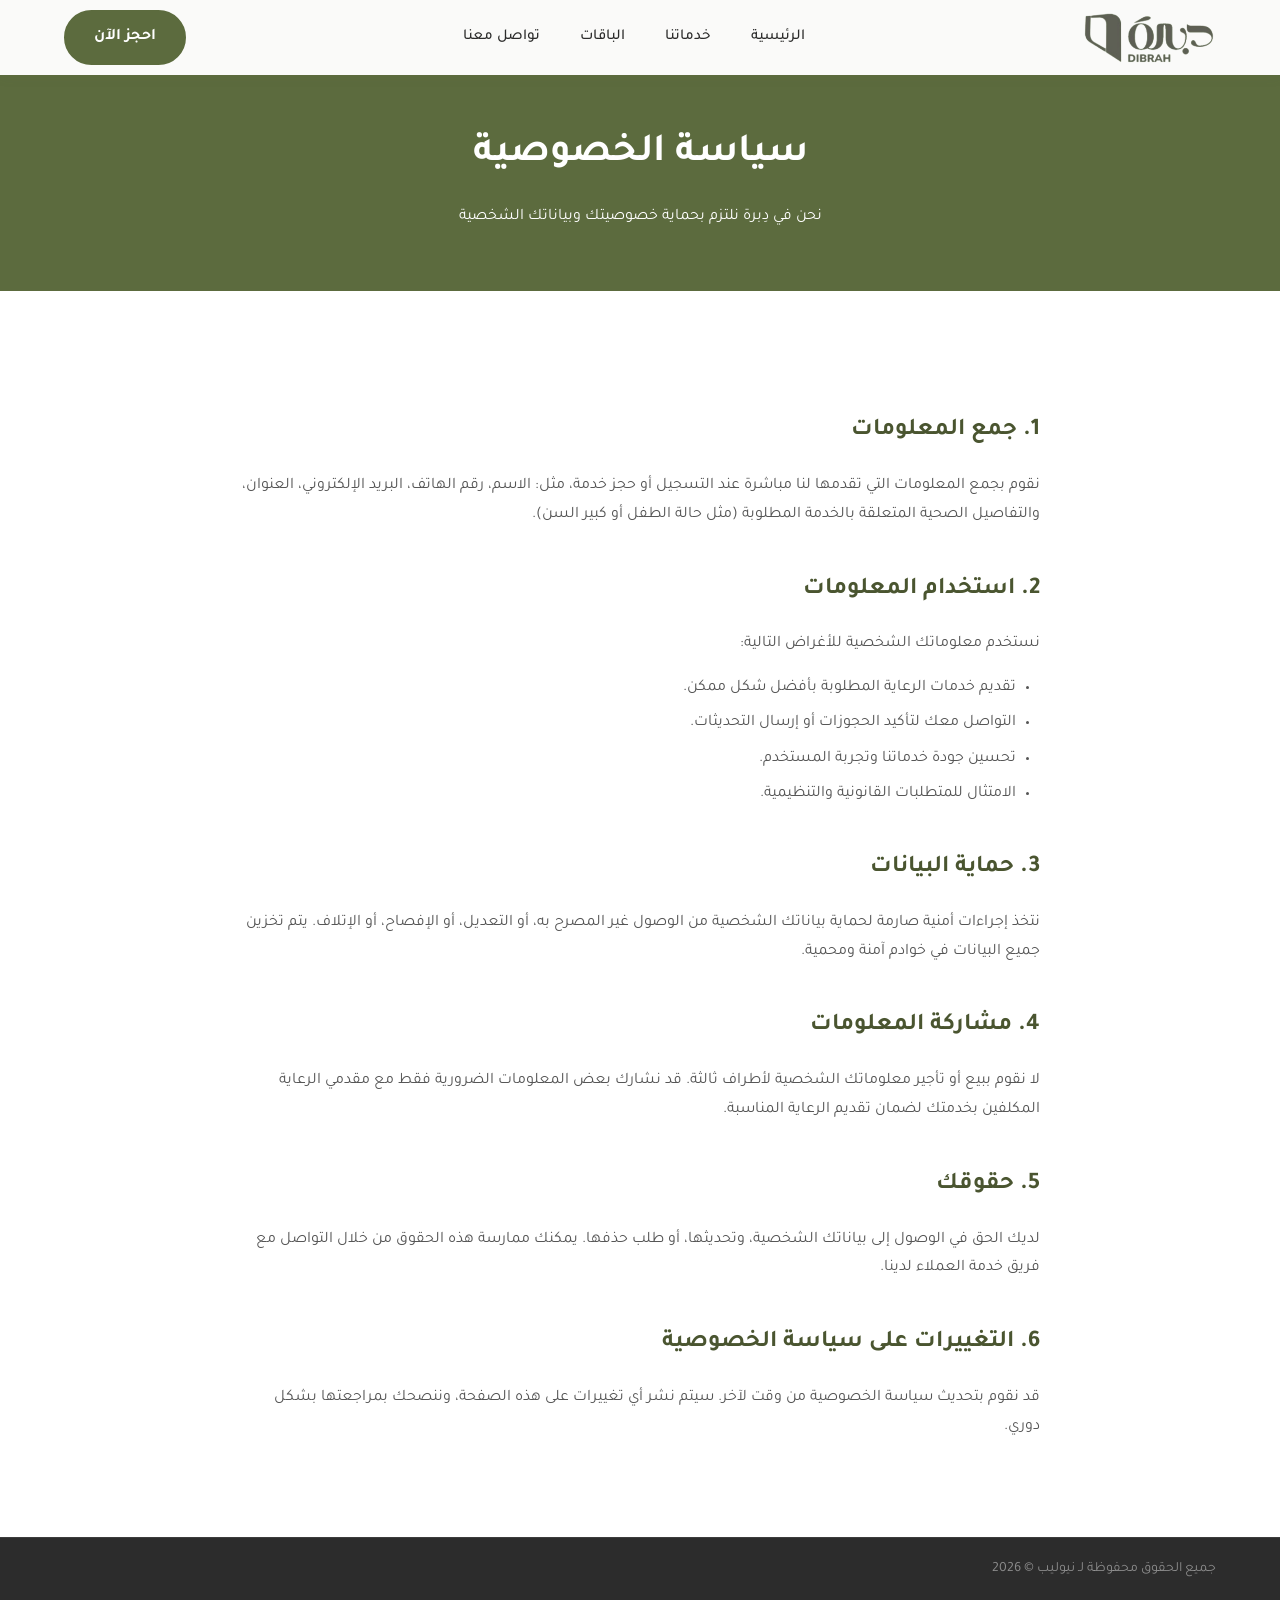
<file: privacy.html>
<!DOCTYPE html>
<html lang="ar" dir="rtl">
<head>
  <meta charset="UTF-8" />
  <meta name="viewport" content="width=device-width, initial-scale=1.0" />
  <title>سياسة الخصوصية | دِبرة</title>
  <link rel="preconnect" href="https://fonts.googleapis.com" />
  <link rel="preconnect" href="https://fonts.gstatic.com" crossorigin />
  <link href="https://fonts.googleapis.com/css2?family=Tajawal:wght@300;400;500;700;800;900&display=swap" rel="stylesheet" />
  <link rel="stylesheet" href="https://cdnjs.cloudflare.com/ajax/libs/font-awesome/6.5.0/css/all.min.css" />
  <link rel="stylesheet" href="style.css" />
  <style>
    .page-header { background: var(--primary); color: var(--white); padding: 120px 0 60px; text-align: center; }
    .page-header h1 { font-size: 2.5rem; margin-bottom: 16px; }
    .page-content { padding: 80px 0; max-width: 800px; margin: 0 auto; }
    .page-content h2 { color: var(--primary-dark); margin: 40px 0 20px; font-size: 1.5rem; }
    .page-content p { color: var(--text-medium); margin-bottom: 16px; line-height: 1.8; }
    .page-content ul { list-style-type: disc; margin-right: 24px; margin-bottom: 24px; color: var(--text-medium); }
    .page-content li { margin-bottom: 8px; }
  </style>
</head>
<body>

  <!-- ===== NAVBAR ===== -->
  <nav class="navbar scrolled" id="navbar">
    <div class="container nav-container">
      <a href="index.html" class="nav-logo">
        <img src="images/logo.png" alt="دِبرة" />
      </a>
      <ul class="nav-links" id="navLinks">
        <li><a href="index.html">الرئيسية</a></li>
        <li><a href="index.html#services">خدماتنا</a></li>
        <li><a href="index.html#packages">الباقات</a></li>
        <li><a href="index.html#contact">تواصل معنا</a></li>
      </ul>
      <div class="nav-actions">
        <a href="index.html#book" class="btn btn-primary">احجز الآن</a>
      </div>
    </div>
  </nav>

  <!-- ===== HEADER ===== -->
  <header class="page-header">
    <div class="container">
      <h1>سياسة الخصوصية</h1>
      <p>نحن في دِبرة نلتزم بحماية خصوصيتك وبياناتك الشخصية</p>
    </div>
  </header>

  <!-- ===== CONTENT ===== -->
  <main class="page-content container">
    <h2>1. جمع المعلومات</h2>
    <p>نقوم بجمع المعلومات التي تقدمها لنا مباشرة عند التسجيل أو حجز خدمة، مثل: الاسم، رقم الهاتف، البريد الإلكتروني، العنوان، والتفاصيل الصحية المتعلقة بالخدمة المطلوبة (مثل حالة الطفل أو كبير السن).</p>

    <h2>2. استخدام المعلومات</h2>
    <p>نستخدم معلوماتك الشخصية للأغراض التالية:</p>
    <ul>
      <li>تقديم خدمات الرعاية المطلوبة بأفضل شكل ممكن.</li>
      <li>التواصل معك لتأكيد الحجوزات أو إرسال التحديثات.</li>
      <li>تحسين جودة خدماتنا وتجربة المستخدم.</li>
      <li>الامتثال للمتطلبات القانونية والتنظيمية.</li>
    </ul>

    <h2>3. حماية البيانات</h2>
    <p>نتخذ إجراءات أمنية صارمة لحماية بياناتك الشخصية من الوصول غير المصرح به، أو التعديل، أو الإفصاح، أو الإتلاف. يتم تخزين جميع البيانات في خوادم آمنة ومحمية.</p>

    <h2>4. مشاركة المعلومات</h2>
    <p>لا نقوم ببيع أو تأجير معلوماتك الشخصية لأطراف ثالثة. قد نشارك بعض المعلومات الضرورية فقط مع مقدمي الرعاية المكلفين بخدمتك لضمان تقديم الرعاية المناسبة.</p>

    <h2>5. حقوقك</h2>
    <p>لديك الحق في الوصول إلى بياناتك الشخصية، وتحديثها، أو طلب حذفها. يمكنك ممارسة هذه الحقوق من خلال التواصل مع فريق خدمة العملاء لدينا.</p>

    <h2>6. التغييرات على سياسة الخصوصية</h2>
    <p>قد نقوم بتحديث سياسة الخصوصية من وقت لآخر. سيتم نشر أي تغييرات على هذه الصفحة، وننصحك بمراجعتها بشكل دوري.</p>
  </main>

  <!-- ===== FOOTER ===== -->
  <footer class="footer">
    <div class="footer-bottom">
      <div class="container">
        <p>جميع الحقوق محفوظة لـ نيوليب &copy; 2026</p>
      </div>
    </div>
  </footer>

</body>
</html>
</file>
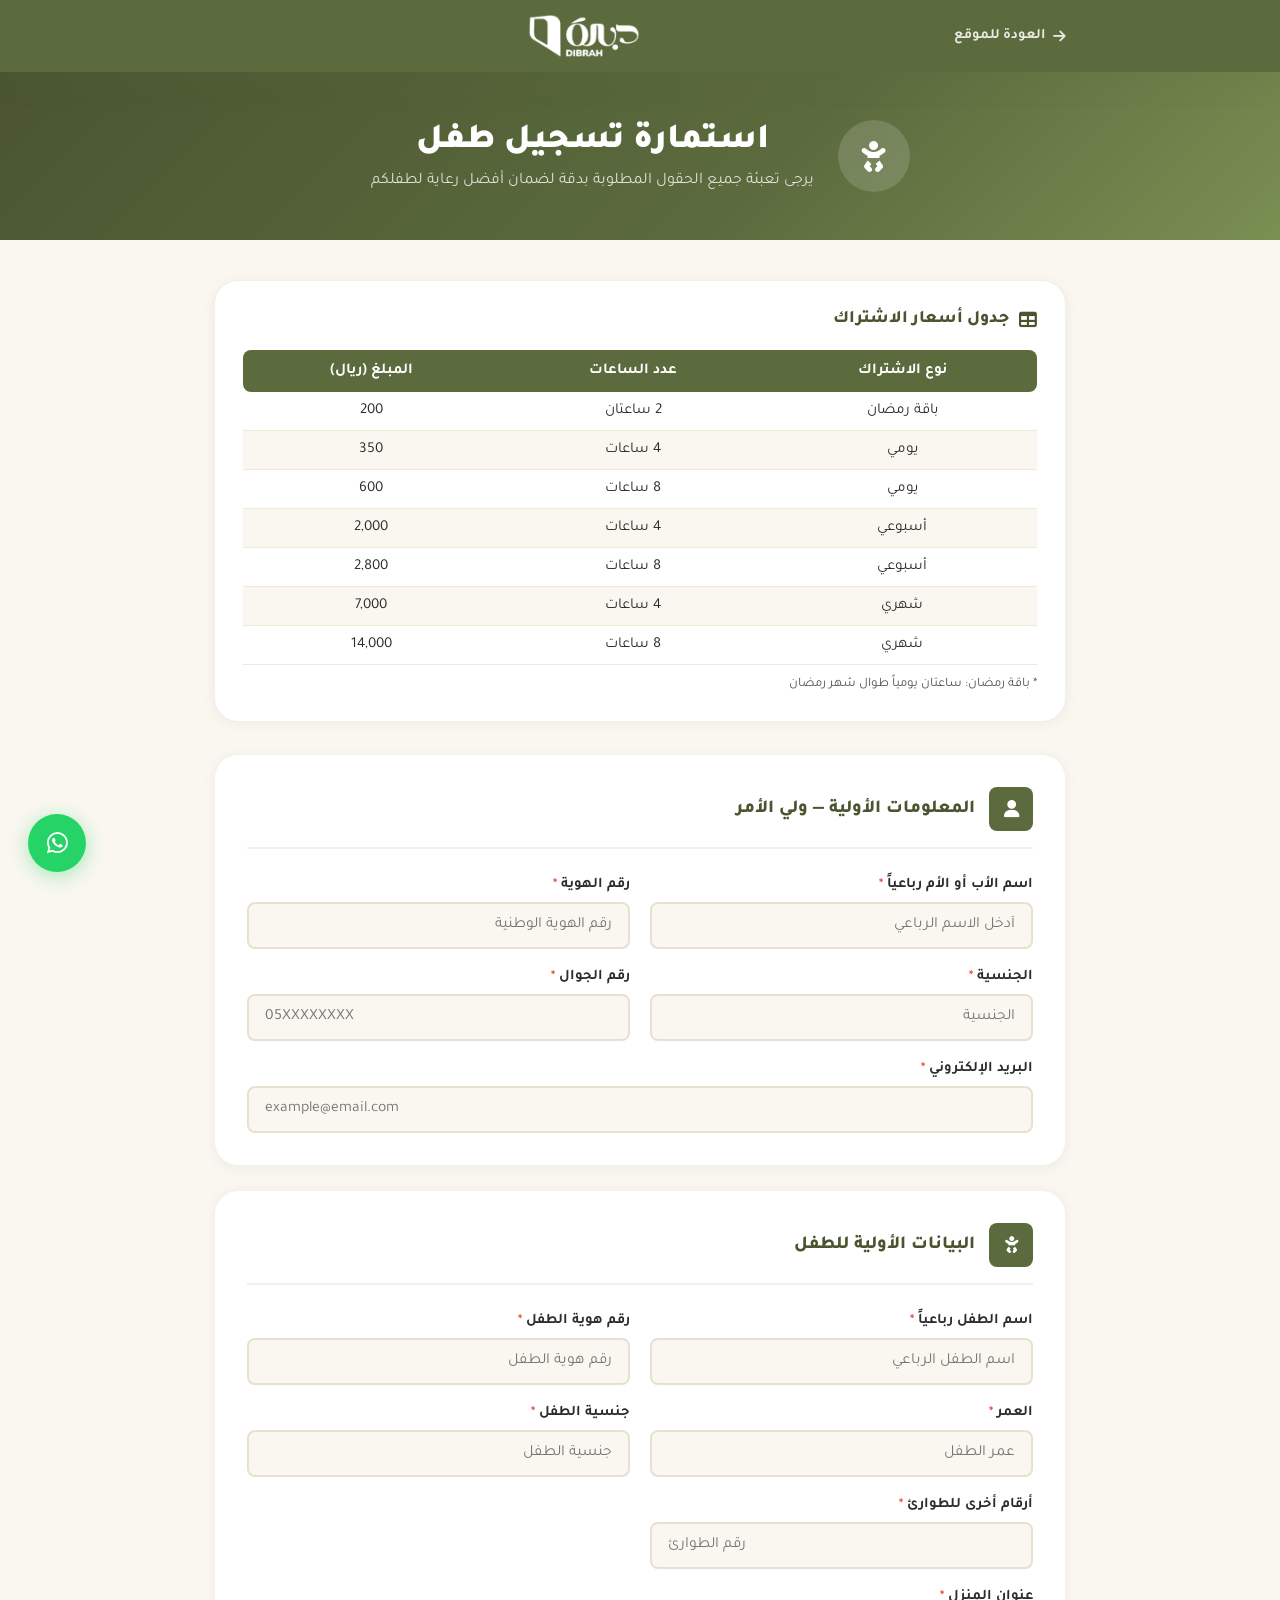
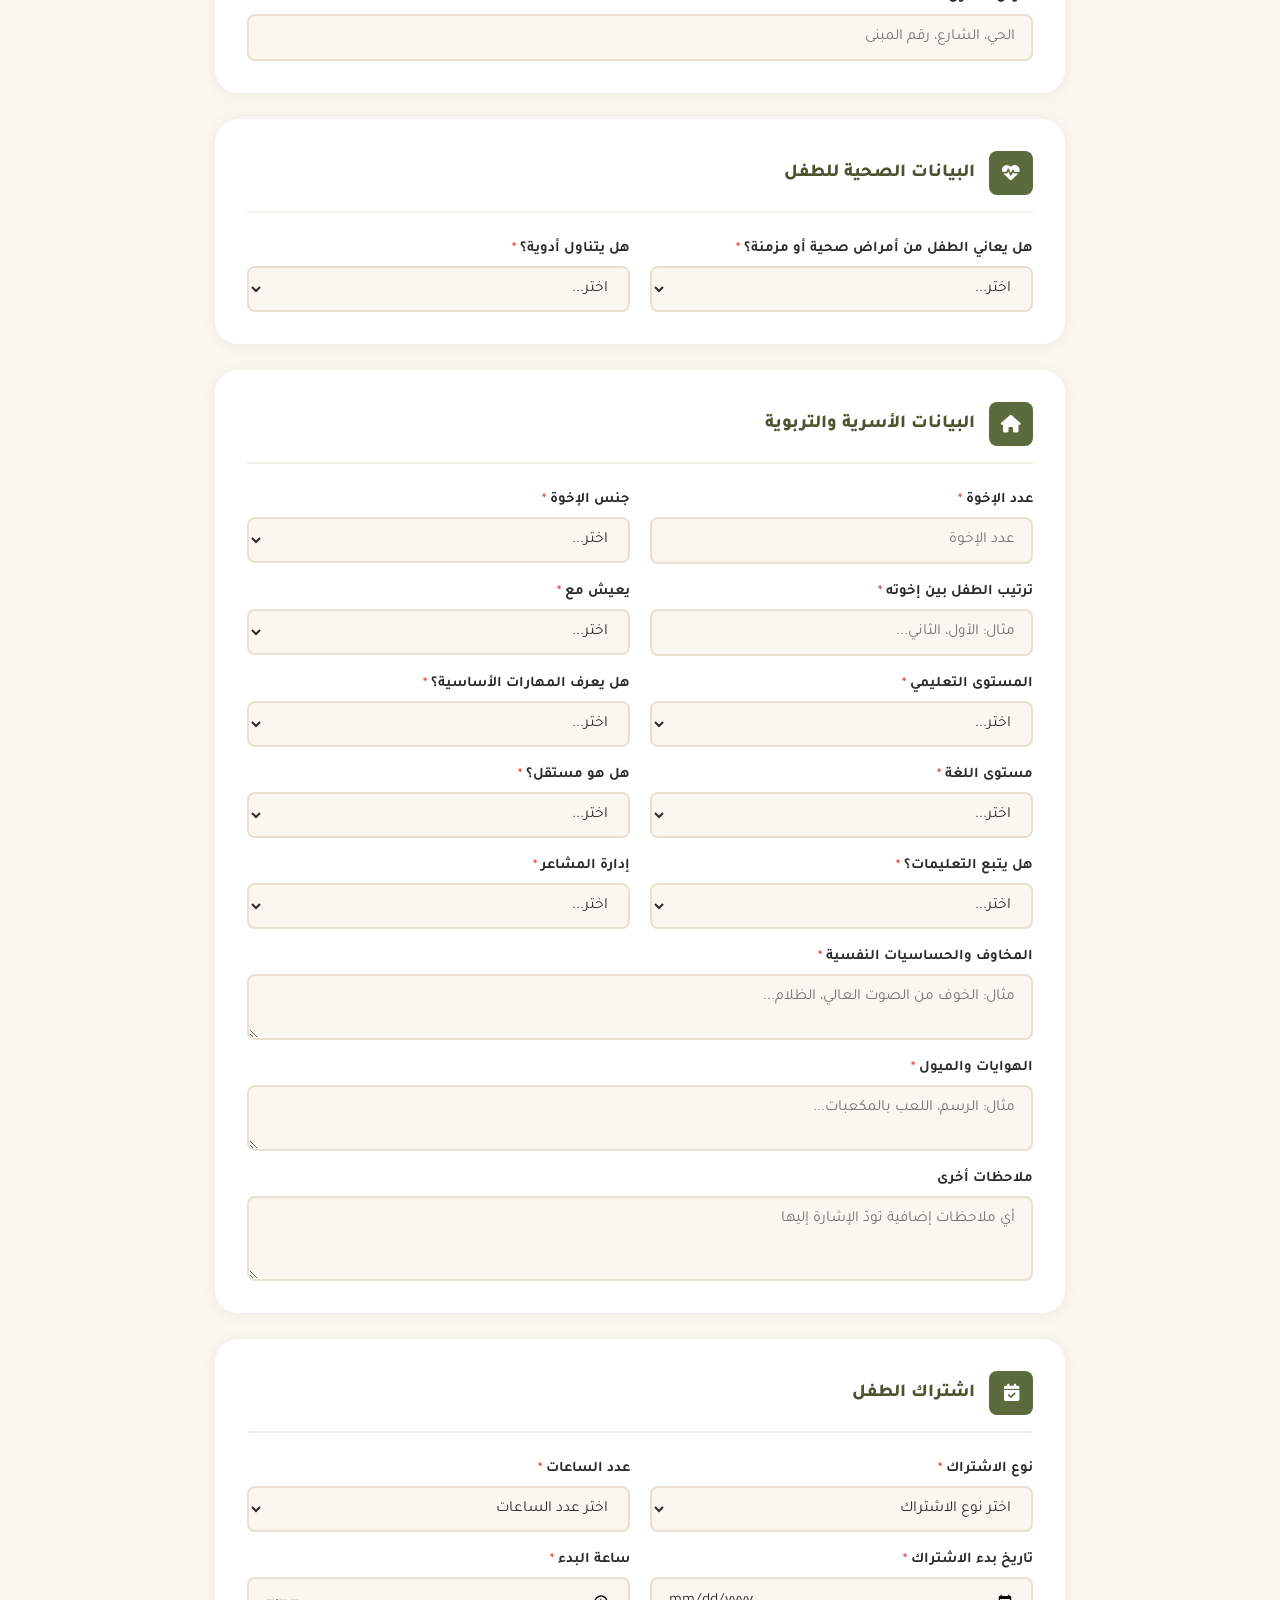
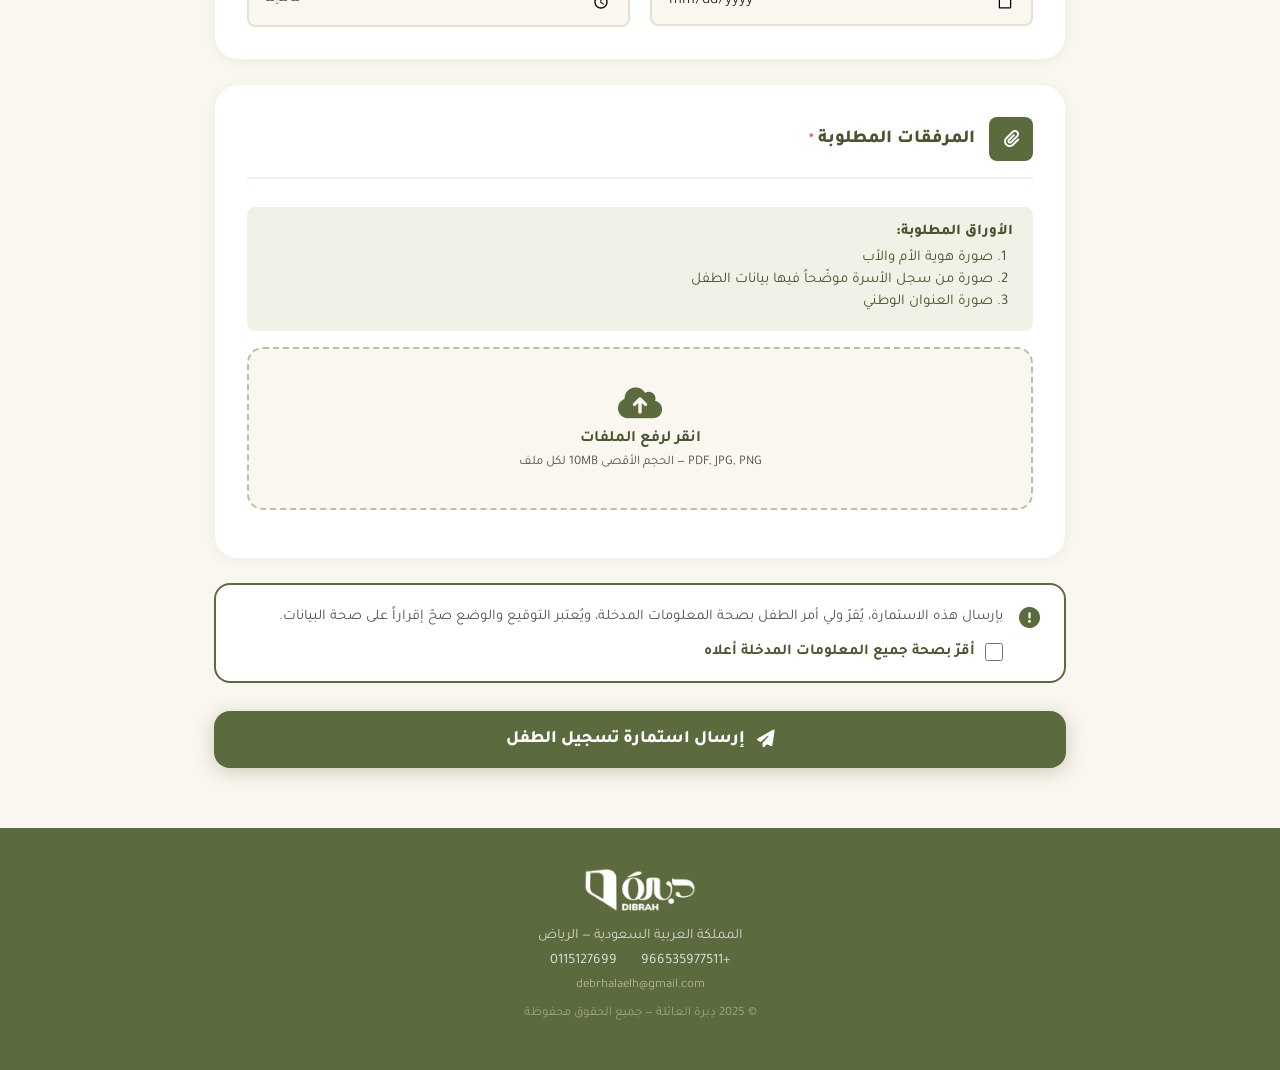
<file: register-child.html>
<!DOCTYPE html>
<html lang="ar" dir="rtl">
<head>
  <meta charset="UTF-8" />
  <meta name="viewport" content="width=device-width, initial-scale=1.0" />
  <title>دِبرة | استمارة تسجيل طفل</title>
  <link rel="preconnect" href="https://fonts.googleapis.com" />
  <link rel="preconnect" href="https://fonts.gstatic.com" crossorigin />
  <link href="https://fonts.googleapis.com/css2?family=Tajawal:wght@300;400;500;700;800;900&display=swap" rel="stylesheet" />
  <link rel="stylesheet" href="https://cdnjs.cloudflare.com/ajax/libs/font-awesome/6.5.0/css/all.min.css" />
  <link rel="stylesheet" href="form-style.css" />
</head>
<body>

  <!-- HEADER -->
  <header class="form-header">
    <div class="form-header-inner">
      <a href="index.html" class="back-link"><i class="fas fa-arrow-right"></i> العودة للموقع</a>
      <a href="index.html"><img src="images/logo.png" alt="دِبرة" class="form-logo" /></a>
      <div></div>
    </div>
  </header>

  <!-- HERO BANNER -->
  <div class="form-banner">
    <div class="form-banner-content">
      <div class="form-banner-icon"><i class="fas fa-baby"></i></div>
      <div>
        <h1>استمارة تسجيل طفل</h1>
        <p>يرجى تعبئة جميع الحقول المطلوبة بدقة لضمان أفضل رعاية لطفلكم</p>
      </div>
    </div>
  </div>

  <div class="form-container">

    <!-- PRICE TABLE -->
    <div class="price-table-card">
      <h3><i class="fas fa-table"></i> جدول أسعار الاشتراك</h3>
      <div class="table-wrapper">
        <table class="price-table">
          <thead>
            <tr>
              <th>نوع الاشتراك</th>
              <th>عدد الساعات</th>
              <th>المبلغ (ريال)</th>
            </tr>
          </thead>
          <tbody>
            <tr><td>باقة رمضان</td><td>2 ساعتان</td><td>200</td></tr>
            <tr><td>يومي</td><td>4 ساعات</td><td>350</td></tr>
            <tr><td>يومي</td><td>8 ساعات</td><td>600</td></tr>
            <tr><td>أسبوعي</td><td>4 ساعات</td><td>2,000</td></tr>
            <tr><td>أسبوعي</td><td>8 ساعات</td><td>2,800</td></tr>
            <tr><td>شهري</td><td>4 ساعات</td><td>7,000</td></tr>
            <tr><td>شهري</td><td>8 ساعات</td><td>14,000</td></tr>
          </tbody>
        </table>
      </div>
      <p class="price-note">* باقة رمضان: ساعتان يومياً طوال شهر رمضان</p>
    </div>

    <form id="childForm" novalidate>

      <!-- القسم 1: معلومات ولي الأمر -->
      <div class="form-section">
        <div class="section-header">
          <div class="section-icon"><i class="fas fa-user"></i></div>
          <h2>المعلومات الأولية — ولي الأمر</h2>
        </div>
        <div class="fields-grid">
          <div class="field-group">
            <label>اسم الأب أو الأم رباعياً <span class="req">*</span></label>
            <input type="text" name="parentName" placeholder="أدخل الاسم الرباعي" required />
          </div>
          <div class="field-group">
            <label>رقم الهوية <span class="req">*</span></label>
            <input type="text" name="idNumber" placeholder="رقم الهوية الوطنية" required />
          </div>
          <div class="field-group">
            <label>الجنسية <span class="req">*</span></label>
            <input type="text" name="nationality" placeholder="الجنسية" required />
          </div>
          <div class="field-group">
            <label>رقم الجوال <span class="req">*</span></label>
            <input type="tel" name="phone" placeholder="05XXXXXXXX" dir="ltr" required />
          </div>
          <div class="field-group full">
            <label>البريد الإلكتروني <span class="req">*</span></label>
            <input type="email" name="email" placeholder="example@email.com" dir="ltr" required />
          </div>
        </div>
      </div>

      <!-- القسم 2: بيانات الطفل -->
      <div class="form-section">
        <div class="section-header">
          <div class="section-icon"><i class="fas fa-baby"></i></div>
          <h2>البيانات الأولية للطفل</h2>
        </div>
        <div class="fields-grid">
          <div class="field-group">
            <label>اسم الطفل رباعياً <span class="req">*</span></label>
            <input type="text" name="childName" placeholder="اسم الطفل الرباعي" required />
          </div>
          <div class="field-group">
            <label>رقم هوية الطفل <span class="req">*</span></label>
            <input type="text" name="childId" placeholder="رقم هوية الطفل" required />
          </div>
          <div class="field-group">
            <label>العمر <span class="req">*</span></label>
            <input type="text" name="childAge" placeholder="عمر الطفل" required />
          </div>
          <div class="field-group">
            <label>جنسية الطفل <span class="req">*</span></label>
            <input type="text" name="childNationality" placeholder="جنسية الطفل" required />
          </div>
          <div class="field-group">
            <label>أرقام أخرى للطوارئ <span class="req">*</span></label>
            <input type="tel" name="emergencyPhone" placeholder="رقم الطوارئ" dir="ltr" required />
          </div>
          <div class="field-group full">
            <label>عنوان المنزل <span class="req">*</span></label>
            <input type="text" name="address" placeholder="الحي، الشارع، رقم المبنى" required />
          </div>
        </div>
      </div>

      <!-- القسم 3: البيانات الصحية -->
      <div class="form-section">
        <div class="section-header">
          <div class="section-icon"><i class="fas fa-heartbeat"></i></div>
          <h2>البيانات الصحية للطفل</h2>
        </div>
        <div class="fields-grid">
          <div class="field-group">
            <label>هل يعاني الطفل من أمراض صحية أو مزمنة؟ <span class="req">*</span></label>
            <select name="hasMedicalConditions" required>
              <option value="">اختر...</option>
              <option value="نعم">نعم</option>
              <option value="لا">لا</option>
            </select>
          </div>
          <div class="field-group" id="medicalDetailsGroup" style="display:none;">
            <label>تفاصيل الحالة الصحية</label>
            <textarea name="medicalDetails" rows="3" placeholder="يرجى ذكر تفاصيل الحالة الصحية"></textarea>
          </div>
          <div class="field-group">
            <label>هل يتناول أدوية؟ <span class="req">*</span></label>
            <select name="hasMedications" required>
              <option value="">اختر...</option>
              <option value="نعم">نعم</option>
              <option value="لا">لا</option>
            </select>
          </div>
          <div class="field-group" id="medicationDetailsGroup" style="display:none;">
            <label>تفاصيل الأدوية</label>
            <textarea name="medicationDetails" rows="3" placeholder="اذكر الأدوية وطريقة استخدامها"></textarea>
          </div>
        </div>
      </div>

      <!-- القسم 4: البيانات الأسرية -->
      <div class="form-section">
        <div class="section-header">
          <div class="section-icon"><i class="fas fa-home"></i></div>
          <h2>البيانات الأسرية والتربوية</h2>
        </div>
        <div class="fields-grid">
          <div class="field-group">
            <label>عدد الإخوة <span class="req">*</span></label>
            <input type="number" name="brothersCount" placeholder="عدد الإخوة" min="0" required />
          </div>
          <div class="field-group">
            <label>جنس الإخوة <span class="req">*</span></label>
            <select name="brothersGender" required>
              <option value="">اختر...</option>
              <option value="ذكور">ذكور</option>
              <option value="إناث">إناث</option>
              <option value="مختلط">مختلط</option>
            </select>
          </div>
          <div class="field-group">
            <label>ترتيب الطفل بين إخوته <span class="req">*</span></label>
            <input type="text" name="childOrder" placeholder="مثال: الأول، الثاني..." required />
          </div>
          <div class="field-group">
            <label>يعيش مع <span class="req">*</span></label>
            <select name="livingWith" required>
              <option value="">اختر...</option>
              <option value="الوالدين">الوالدين</option>
              <option value="الأم فقط">الأم فقط</option>
              <option value="الأب فقط">الأب فقط</option>
              <option value="الجدة">الجدة</option>
            </select>
          </div>
          <div class="field-group">
            <label>المستوى التعليمي <span class="req">*</span></label>
            <select name="educationLevel" required>
              <option value="">اختر...</option>
              <option value="لم يلتحق بالمدرسة بعد">لم يلتحق بالمدرسة بعد</option>
              <option value="روضة">روضة</option>
              <option value="ابتدائي">ابتدائي</option>
            </select>
          </div>
          <div class="field-group">
            <label>هل يعرف المهارات الأساسية؟ <span class="req">*</span></label>
            <select name="knowsBasicSkills" required>
              <option value="">اختر...</option>
              <option value="نعم">نعم</option>
              <option value="لا">لا</option>
              <option value="جزئياً">جزئياً</option>
            </select>
          </div>
          <div class="field-group">
            <label>مستوى اللغة <span class="req">*</span></label>
            <select name="languageLevel" required>
              <option value="">اختر...</option>
              <option value="ممتاز">ممتاز</option>
              <option value="جيد">جيد</option>
              <option value="محدود">محدود</option>
            </select>
          </div>
          <div class="field-group">
            <label>هل هو مستقل؟ <span class="req">*</span></label>
            <select name="isIndependent" required>
              <option value="">اختر...</option>
              <option value="نعم">نعم</option>
              <option value="لا">لا</option>
              <option value="جزئياً">جزئياً</option>
            </select>
          </div>
          <div class="field-group">
            <label>هل يتبع التعليمات؟ <span class="req">*</span></label>
            <select name="followsInstructions" required>
              <option value="">اختر...</option>
              <option value="دائماً">دائماً</option>
              <option value="أحياناً">أحياناً</option>
              <option value="نادراً">نادراً</option>
            </select>
          </div>
          <div class="field-group">
            <label>إدارة المشاعر <span class="req">*</span></label>
            <select name="emotionManagement" required>
              <option value="">اختر...</option>
              <option value="جيدة">جيدة</option>
              <option value="متوسطة">متوسطة</option>
              <option value="تحتاج دعم">تحتاج دعم</option>
            </select>
          </div>
          <div class="field-group full">
            <label>المخاوف والحساسيات النفسية <span class="req">*</span></label>
            <textarea name="fears" rows="2" placeholder="مثال: الخوف من الصوت العالي، الظلام..." required></textarea>
          </div>
          <div class="field-group full">
            <label>الهوايات والميول <span class="req">*</span></label>
            <textarea name="hobbies" rows="2" placeholder="مثال: الرسم، اللعب بالمكعبات..." required></textarea>
          </div>
          <div class="field-group full">
            <label>ملاحظات أخرى</label>
            <textarea name="otherNotes" rows="3" placeholder="أي ملاحظات إضافية تودّ الإشارة إليها"></textarea>
          </div>
        </div>
      </div>

      <!-- القسم 5: الاشتراك -->
      <div class="form-section">
        <div class="section-header">
          <div class="section-icon"><i class="fas fa-calendar-check"></i></div>
          <h2>اشتراك الطفل</h2>
        </div>
        <div class="fields-grid">
          <div class="field-group">
            <label>نوع الاشتراك <span class="req">*</span></label>
            <select name="subscriptionType" required>
              <option value="">اختر نوع الاشتراك</option>
              <option value="باقة رمضان">باقة رمضان (2 ساعتان)</option>
              <option value="يومي">يومي</option>
              <option value="أسبوعي">أسبوعي</option>
              <option value="شهري">شهري</option>
            </select>
          </div>
          <div class="field-group">
            <label>عدد الساعات <span class="req">*</span></label>
            <select name="hoursCount" required>
              <option value="">اختر عدد الساعات</option>
              <option value="2 ساعتان">2 ساعتان</option>
              <option value="4 ساعات">4 ساعات</option>
              <option value="8 ساعات">8 ساعات</option>
            </select>
          </div>
          <div class="field-group">
            <label>تاريخ بدء الاشتراك <span class="req">*</span></label>
            <input type="date" name="startDate" dir="ltr" required />
          </div>
          <div class="field-group">
            <label>ساعة البدء <span class="req">*</span></label>
            <input type="time" name="startTime" dir="ltr" required />
          </div>
        </div>
      </div>

      <!-- المرفقات -->
      <div class="form-section">
        <div class="section-header">
          <div class="section-icon"><i class="fas fa-paperclip"></i></div>
          <h2>المرفقات المطلوبة <span class="req">*</span></h2>
        </div>
        <div class="attachments-hint">
          <strong>الأوراق المطلوبة:</strong>
          <ol>
            <li>صورة هوية الأم والأب</li>
            <li>صورة من سجل الأسرة موضّحاً فيها بيانات الطفل</li>
            <li>صورة العنوان الوطني</li>
          </ol>
        </div>
        <div class="upload-area" id="childUploadArea" onclick="document.getElementById('childFiles').click()">
          <i class="fas fa-cloud-upload-alt"></i>
          <p>انقر لرفع الملفات</p>
          <span>PDF, JPG, PNG — الحجم الأقصى 10MB لكل ملف</span>
          <input type="file" id="childFiles" multiple accept=".pdf,.jpg,.jpeg,.png,.webp" style="display:none" onchange="handleFiles(this, 'childFileList')" />
        </div>
        <div id="childFileList" class="file-list"></div>
      </div>

      <!-- الإقرار -->
      <div class="consent-box">
        <i class="fas fa-exclamation-circle"></i>
        <div>
          <p>بإرسال هذه الاستمارة، يُقرّ ولي أمر الطفل بصحة المعلومات المدخلة، ويُعتبر التوقيع والوضع صحّ إقراراً على صحة البيانات.</p>
          <label class="consent-check">
            <input type="checkbox" id="childConsent" />
            <span>أقرّ بصحة جميع المعلومات المدخلة أعلاه</span>
          </label>
        </div>
      </div>

      <button type="submit" class="submit-btn">
        <i class="fas fa-paper-plane"></i> إرسال استمارة تسجيل الطفل
      </button>
    </form>

    <!-- شاشة الشكر -->
    <div id="thankYouChild" class="thank-you" style="display:none;">
      <div class="thank-you-icon"><i class="fas fa-check-circle"></i></div>
      <h2>شكراً لثقتكم بدِبرة</h2>
      <div class="thank-you-msg">
        <p class="bold">تم استلام طلب تسجيلكم بنجاح</p>
        <p>يسعدنا انضمامكم إلى عائلة دِبرة. سيتواصل معكم فريقنا المتخصص في أقرب وقت لتأكيد التسجيل وترتيب التفاصيل.</p>
      </div>
      <div class="thank-you-contacts">
        <span><i class="fas fa-phone"></i> +966535977511</span>
        <span><i class="fas fa-phone"></i> 0115127699</span>
      </div>
      <div class="thank-you-btns">
        <button onclick="resetForm('childForm','thankYouChild')" class="btn-secondary">تسجيل طفل آخر</button>
        <a href="index.html" class="btn-primary">العودة للموقع</a>
      </div>
    </div>

  </div>

  <!-- Footer -->
  <footer class="form-footer">
    <img src="images/logo.png" alt="دِبرة" />
    <p>المملكة العربية السعودية — الرياض</p>
    <div class="footer-contacts">
      <span>+966535977511</span>
      <span>0115127699</span>
    </div>
    <p class="footer-email">debrhalaelh@gmail.com</p>
    <p class="footer-copy">© 2025 دِبرة العائلة — جميع الحقوق محفوظة</p>
  </footer>

  <!-- WhatsApp Float -->
  <a href="https://wa.me/966535977511" class="whatsapp-float" target="_blank"><i class="fab fa-whatsapp"></i></a>

  <script src="form-script.js"></script>
  <script>
    // إظهار/إخفاء حقل التفاصيل الصحية
    document.querySelector('[name="hasMedicalConditions"]').addEventListener('change', function() {
      document.getElementById('medicalDetailsGroup').style.display = this.value === 'نعم' ? 'flex' : 'none';
    });
    document.querySelector('[name="hasMedications"]').addEventListener('change', function() {
      document.getElementById('medicationDetailsGroup').style.display = this.value === 'نعم' ? 'flex' : 'none';
    });

    document.getElementById('childForm').addEventListener('submit', function(e) {
      e.preventDefault();
      if (!document.getElementById('childConsent').checked) {
        alert('يرجى الموافقة على صحة البيانات أولاً');
        return;
      }
      if (document.getElementById('childFileList').children.length === 0) {
        alert('يرجى إرفاق الأوراق المطلوبة');
        return;
      }
      this.style.display = 'none';
      document.getElementById('thankYouChild').style.display = 'block';
      window.scrollTo({top: 0, behavior: 'smooth'});
    });
  </script>
</body>
</html>
</file>
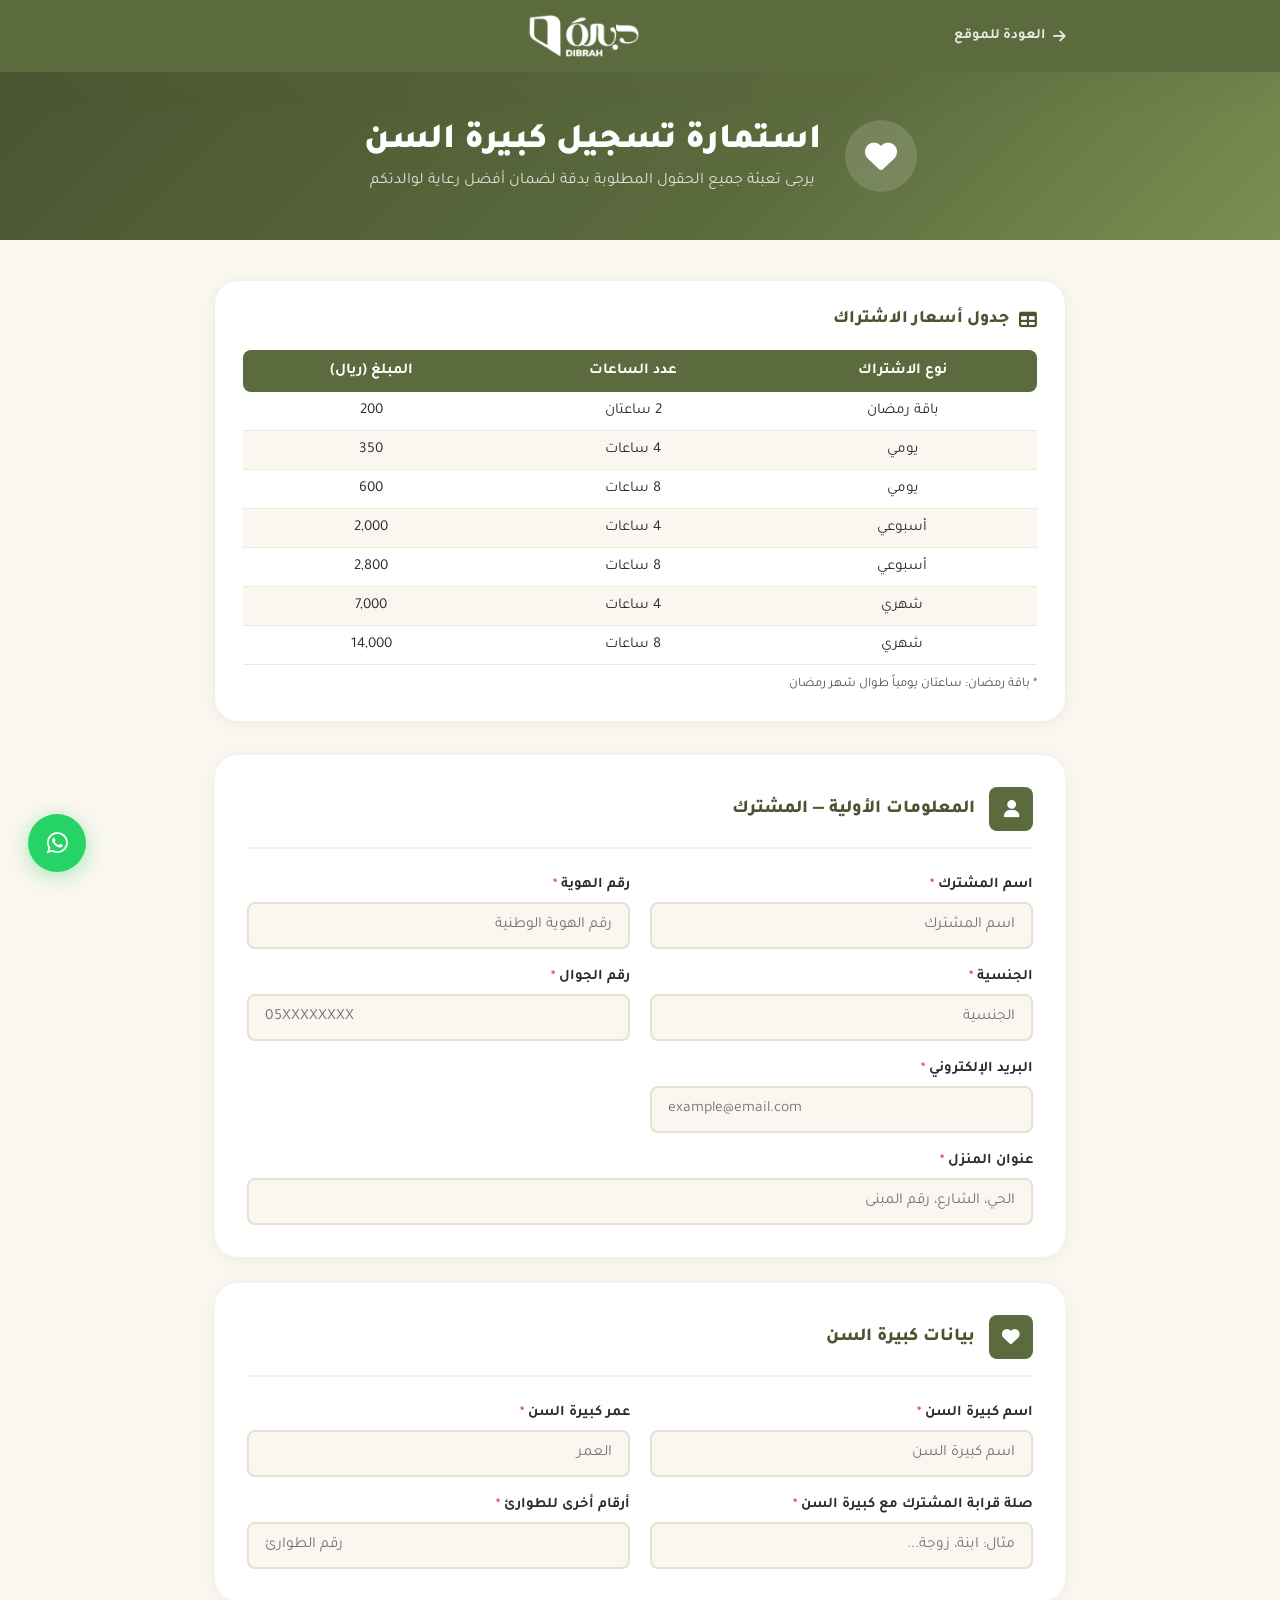
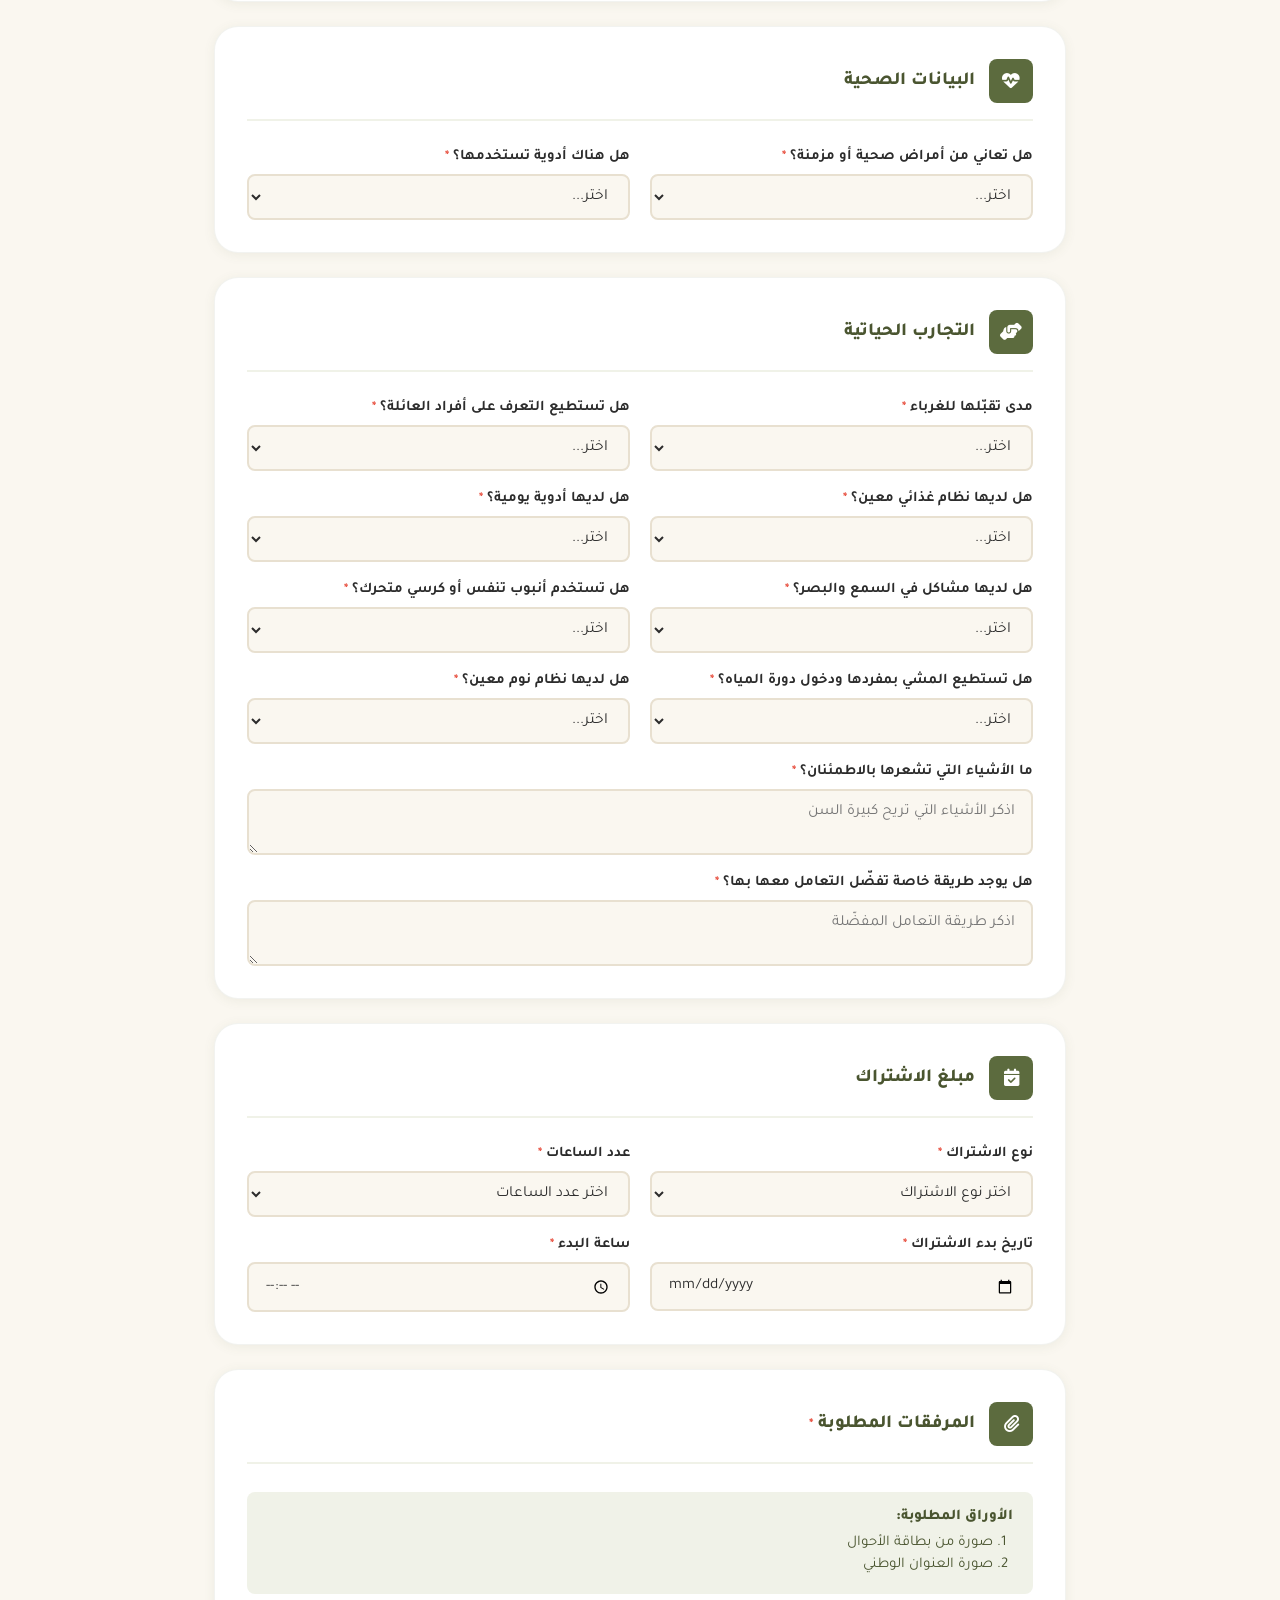
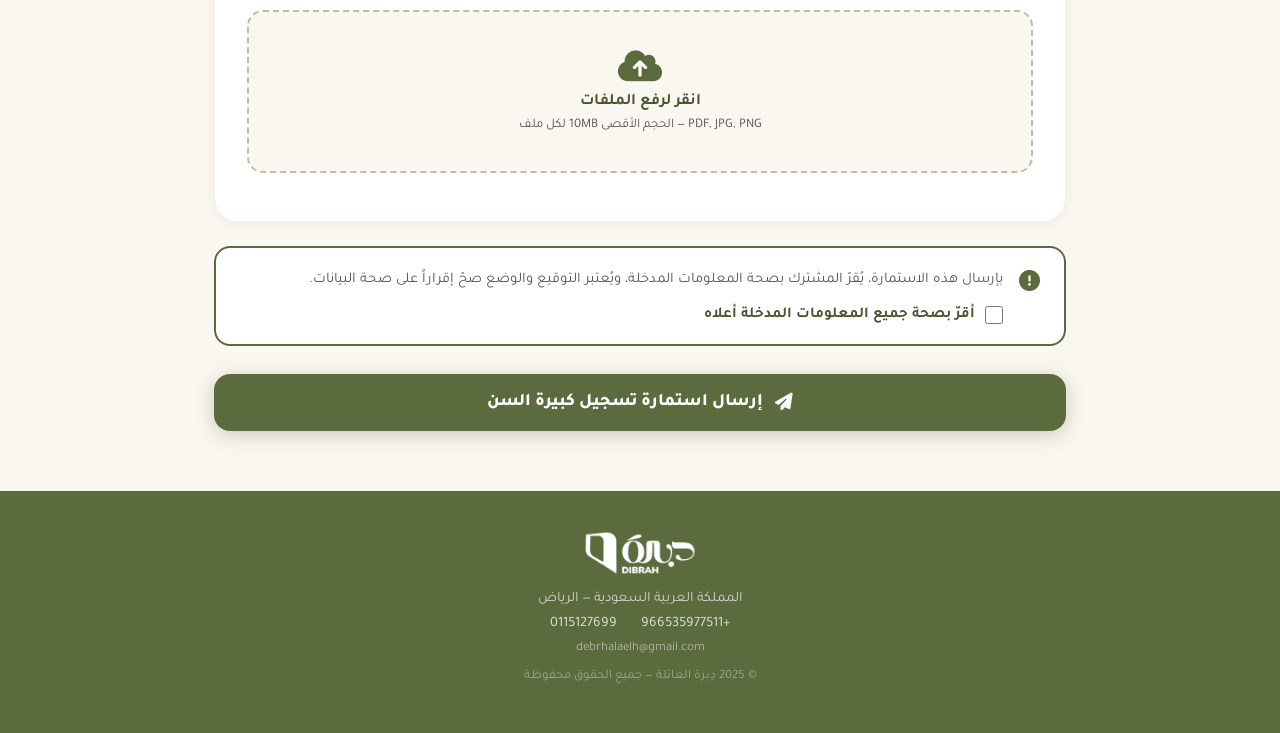
<file: register-elderly.html>
<!DOCTYPE html>
<html lang="ar" dir="rtl">
<head>
  <meta charset="UTF-8" />
  <meta name="viewport" content="width=device-width, initial-scale=1.0" />
  <title>دِبرة | استمارة تسجيل كبيرة السن</title>
  <link rel="preconnect" href="https://fonts.googleapis.com" />
  <link rel="preconnect" href="https://fonts.gstatic.com" crossorigin />
  <link href="https://fonts.googleapis.com/css2?family=Tajawal:wght@300;400;500;700;800;900&display=swap" rel="stylesheet" />
  <link rel="stylesheet" href="https://cdnjs.cloudflare.com/ajax/libs/font-awesome/6.5.0/css/all.min.css" />
  <link rel="stylesheet" href="form-style.css" />
</head>
<body>

  <!-- HEADER -->
  <header class="form-header">
    <div class="form-header-inner">
      <a href="index.html" class="back-link"><i class="fas fa-arrow-right"></i> العودة للموقع</a>
      <a href="index.html"><img src="images/logo.png" alt="دِبرة" class="form-logo" /></a>
      <div></div>
    </div>
  </header>

  <!-- HERO BANNER -->
  <div class="form-banner elderly-banner">
    <div class="form-banner-content">
      <div class="form-banner-icon"><i class="fas fa-heart"></i></div>
      <div>
        <h1>استمارة تسجيل كبيرة السن</h1>
        <p>يرجى تعبئة جميع الحقول المطلوبة بدقة لضمان أفضل رعاية لوالدتكم</p>
      </div>
    </div>
  </div>

  <div class="form-container">

    <!-- PRICE TABLE -->
    <div class="price-table-card">
      <h3><i class="fas fa-table"></i> جدول أسعار الاشتراك</h3>
      <div class="table-wrapper">
        <table class="price-table">
          <thead>
            <tr>
              <th>نوع الاشتراك</th>
              <th>عدد الساعات</th>
              <th>المبلغ (ريال)</th>
            </tr>
          </thead>
          <tbody>
            <tr><td>باقة رمضان</td><td>2 ساعتان</td><td>200</td></tr>
            <tr><td>يومي</td><td>4 ساعات</td><td>350</td></tr>
            <tr><td>يومي</td><td>8 ساعات</td><td>600</td></tr>
            <tr><td>أسبوعي</td><td>4 ساعات</td><td>2,000</td></tr>
            <tr><td>أسبوعي</td><td>8 ساعات</td><td>2,800</td></tr>
            <tr><td>شهري</td><td>4 ساعات</td><td>7,000</td></tr>
            <tr><td>شهري</td><td>8 ساعات</td><td>14,000</td></tr>
          </tbody>
        </table>
      </div>
      <p class="price-note">* باقة رمضان: ساعتان يومياً طوال شهر رمضان</p>
    </div>

    <form id="elderlyForm" novalidate>

      <!-- القسم 1: معلومات المشترك -->
      <div class="form-section">
        <div class="section-header">
          <div class="section-icon"><i class="fas fa-user"></i></div>
          <h2>المعلومات الأولية — المشترك</h2>
        </div>
        <div class="fields-grid">
          <div class="field-group">
            <label>اسم المشترك <span class="req">*</span></label>
            <input type="text" name="subscriberName" placeholder="اسم المشترك" required />
          </div>
          <div class="field-group">
            <label>رقم الهوية <span class="req">*</span></label>
            <input type="text" name="idNumber" placeholder="رقم الهوية الوطنية" required />
          </div>
          <div class="field-group">
            <label>الجنسية <span class="req">*</span></label>
            <input type="text" name="nationality" placeholder="الجنسية" required />
          </div>
          <div class="field-group">
            <label>رقم الجوال <span class="req">*</span></label>
            <input type="tel" name="phone" placeholder="05XXXXXXXX" dir="ltr" required />
          </div>
          <div class="field-group">
            <label>البريد الإلكتروني <span class="req">*</span></label>
            <input type="email" name="email" placeholder="example@email.com" dir="ltr" required />
          </div>
          <div class="field-group full">
            <label>عنوان المنزل <span class="req">*</span></label>
            <input type="text" name="address" placeholder="الحي، الشارع، رقم المبنى" required />
          </div>
        </div>
      </div>

      <!-- القسم 2: بيانات كبيرة السن -->
      <div class="form-section">
        <div class="section-header">
          <div class="section-icon"><i class="fas fa-heart"></i></div>
          <h2>بيانات كبيرة السن</h2>
        </div>
        <div class="fields-grid">
          <div class="field-group">
            <label>اسم كبيرة السن <span class="req">*</span></label>
            <input type="text" name="elderlyName" placeholder="اسم كبيرة السن" required />
          </div>
          <div class="field-group">
            <label>عمر كبيرة السن <span class="req">*</span></label>
            <input type="text" name="elderlyAge" placeholder="العمر" required />
          </div>
          <div class="field-group">
            <label>صلة قرابة المشترك مع كبيرة السن <span class="req">*</span></label>
            <input type="text" name="relationship" placeholder="مثال: ابنة، زوجة..." required />
          </div>
          <div class="field-group">
            <label>أرقام أخرى للطوارئ <span class="req">*</span></label>
            <input type="tel" name="emergencyPhone" placeholder="رقم الطوارئ" dir="ltr" required />
          </div>
        </div>
      </div>

      <!-- القسم 3: البيانات الصحية -->
      <div class="form-section">
        <div class="section-header">
          <div class="section-icon"><i class="fas fa-heartbeat"></i></div>
          <h2>البيانات الصحية</h2>
        </div>
        <div class="fields-grid">
          <div class="field-group">
            <label>هل تعاني من أمراض صحية أو مزمنة؟ <span class="req">*</span></label>
            <select name="hasMedicalConditions" id="elderlyMedical" required>
              <option value="">اختر...</option>
              <option value="نعم">نعم</option>
              <option value="لا">لا</option>
            </select>
          </div>
          <div class="field-group" id="elderlyMedicalDetails" style="display:none;">
            <label>تفاصيل الحالة الصحية</label>
            <textarea name="medicalDetails" rows="3" placeholder="يرجى ذكر تفاصيل الحالة الصحية"></textarea>
          </div>
          <div class="field-group">
            <label>هل هناك أدوية تستخدمها؟ <span class="req">*</span></label>
            <select name="hasMedications" id="elderlyMeds" required>
              <option value="">اختر...</option>
              <option value="نعم">نعم</option>
              <option value="لا">لا</option>
            </select>
          </div>
          <div class="field-group" id="elderlyMedDetails" style="display:none;">
            <label>تفاصيل الأدوية مع شرح آلية الاستخدام</label>
            <textarea name="medicationDetails" rows="3" placeholder="اذكر الأدوية وطريقة استخدامها"></textarea>
          </div>
        </div>
      </div>

      <!-- القسم 4: التجارب الحياتية -->
      <div class="form-section">
        <div class="section-header">
          <div class="section-icon"><i class="fas fa-hands-helping"></i></div>
          <h2>التجارب الحياتية</h2>
        </div>
        <div class="fields-grid">
          <div class="field-group">
            <label>مدى تقبّلها للغرباء <span class="req">*</span></label>
            <select name="acceptsStrangers" required>
              <option value="">اختر...</option>
              <option value="تقبل بسهولة">تقبل بسهولة</option>
              <option value="لديها شعور بالقلق والرفض">لديها شعور بالقلق والرفض</option>
            </select>
          </div>
          <div class="field-group">
            <label>هل تستطيع التعرف على أفراد العائلة؟ <span class="req">*</span></label>
            <select name="recognizesFamily" required>
              <option value="">اختر...</option>
              <option value="نعم">نعم</option>
              <option value="لا">لا</option>
            </select>
          </div>
          <div class="field-group">
            <label>هل لديها نظام غذائي معين؟ <span class="req">*</span></label>
            <select name="hasDiet" required>
              <option value="">اختر...</option>
              <option value="نعم">نعم</option>
              <option value="لا">لا</option>
            </select>
          </div>
          <div class="field-group">
            <label>هل لديها أدوية يومية؟ <span class="req">*</span></label>
            <select name="hasDailyMeds" required>
              <option value="">اختر...</option>
              <option value="نعم">نعم</option>
              <option value="لا">لا</option>
            </select>
          </div>
          <div class="field-group">
            <label>هل لديها مشاكل في السمع والبصر؟ <span class="req">*</span></label>
            <select name="hasHearingVisionIssues" required>
              <option value="">اختر...</option>
              <option value="نعم">نعم</option>
              <option value="لا">لا</option>
            </select>
          </div>
          <div class="field-group">
            <label>هل تستخدم أنبوب تنفس أو كرسي متحرك؟ <span class="req">*</span></label>
            <select name="usesWheelchair" required>
              <option value="">اختر...</option>
              <option value="نعم">نعم</option>
              <option value="لا">لا</option>
            </select>
          </div>
          <div class="field-group">
            <label>هل تستطيع المشي بمفردها ودخول دورة المياه؟ <span class="req">*</span></label>
            <select name="canWalkAlone" required>
              <option value="">اختر...</option>
              <option value="نعم">نعم</option>
              <option value="لا">لا</option>
            </select>
          </div>
          <div class="field-group">
            <label>هل لديها نظام نوم معين؟ <span class="req">*</span></label>
            <select name="hasSleepSchedule" required>
              <option value="">اختر...</option>
              <option value="نعم">نعم</option>
              <option value="لا">لا</option>
            </select>
          </div>
          <div class="field-group full">
            <label>ما الأشياء التي تشعرها بالاطمئنان؟ <span class="req">*</span></label>
            <textarea name="comfortThings" rows="2" placeholder="اذكر الأشياء التي تريح كبيرة السن" required></textarea>
          </div>
          <div class="field-group full">
            <label>هل يوجد طريقة خاصة تفضّل التعامل معها بها؟ <span class="req">*</span></label>
            <textarea name="preferredCareMethod" rows="2" placeholder="اذكر طريقة التعامل المفضّلة" required></textarea>
          </div>
        </div>
      </div>

      <!-- القسم 5: الاشتراك -->
      <div class="form-section">
        <div class="section-header">
          <div class="section-icon"><i class="fas fa-calendar-check"></i></div>
          <h2>مبلغ الاشتراك</h2>
        </div>
        <div class="fields-grid">
          <div class="field-group">
            <label>نوع الاشتراك <span class="req">*</span></label>
            <select name="subscriptionType" required>
              <option value="">اختر نوع الاشتراك</option>
              <option value="باقة رمضان">باقة رمضان (2 ساعتان)</option>
              <option value="يومي">يومي</option>
              <option value="أسبوعي">أسبوعي</option>
              <option value="شهري">شهري</option>
            </select>
          </div>
          <div class="field-group">
            <label>عدد الساعات <span class="req">*</span></label>
            <select name="hoursCount" required>
              <option value="">اختر عدد الساعات</option>
              <option value="2 ساعتان">2 ساعتان</option>
              <option value="4 ساعات">4 ساعات</option>
              <option value="8 ساعات">8 ساعات</option>
            </select>
          </div>
          <div class="field-group">
            <label>تاريخ بدء الاشتراك <span class="req">*</span></label>
            <input type="date" name="startDate" dir="ltr" required />
          </div>
          <div class="field-group">
            <label>ساعة البدء <span class="req">*</span></label>
            <input type="time" name="startTime" dir="ltr" required />
          </div>
        </div>
      </div>

      <!-- المرفقات -->
      <div class="form-section">
        <div class="section-header">
          <div class="section-icon"><i class="fas fa-paperclip"></i></div>
          <h2>المرفقات المطلوبة <span class="req">*</span></h2>
        </div>
        <div class="attachments-hint">
          <strong>الأوراق المطلوبة:</strong>
          <ol>
            <li>صورة من بطاقة الأحوال</li>
            <li>صورة العنوان الوطني</li>
          </ol>
        </div>
        <div class="upload-area" onclick="document.getElementById('elderlyFiles').click()">
          <i class="fas fa-cloud-upload-alt"></i>
          <p>انقر لرفع الملفات</p>
          <span>PDF, JPG, PNG — الحجم الأقصى 10MB لكل ملف</span>
          <input type="file" id="elderlyFiles" multiple accept=".pdf,.jpg,.jpeg,.png,.webp" style="display:none" onchange="handleFiles(this, 'elderlyFileList')" />
        </div>
        <div id="elderlyFileList" class="file-list"></div>
      </div>

      <!-- الإقرار -->
      <div class="consent-box">
        <i class="fas fa-exclamation-circle"></i>
        <div>
          <p>بإرسال هذه الاستمارة، يُقرّ المشترك بصحة المعلومات المدخلة، ويُعتبر التوقيع والوضع صحّ إقراراً على صحة البيانات.</p>
          <label class="consent-check">
            <input type="checkbox" id="elderlyConsent" />
            <span>أقرّ بصحة جميع المعلومات المدخلة أعلاه</span>
          </label>
        </div>
      </div>

      <button type="submit" class="submit-btn">
        <i class="fas fa-paper-plane"></i> إرسال استمارة تسجيل كبيرة السن
      </button>
    </form>

    <!-- شاشة الشكر -->
    <div id="thankYouElderly" class="thank-you" style="display:none;">
      <div class="thank-you-icon"><i class="fas fa-check-circle"></i></div>
      <h2>شكراً لثقتكم بدِبرة</h2>
      <div class="thank-you-msg">
        <p class="bold">تم استلام طلب تسجيلكم بنجاح</p>
        <p>يسعدنا انضمامكم إلى عائلة دِبرة. سيتواصل معكم فريقنا المتخصص في أقرب وقت لتأكيد التسجيل وترتيب التفاصيل.</p>
      </div>
      <div class="thank-you-contacts">
        <span><i class="fas fa-phone"></i> +966535977511</span>
        <span><i class="fas fa-phone"></i> 0115127699</span>
      </div>
      <div class="thank-you-btns">
        <button onclick="resetForm('elderlyForm','thankYouElderly')" class="btn-secondary">تسجيل مشترك آخر</button>
        <a href="index.html" class="btn-primary">العودة للموقع</a>
      </div>
    </div>

  </div>

  <!-- Footer -->
  <footer class="form-footer">
    <img src="images/logo.png" alt="دِبرة" />
    <p>المملكة العربية السعودية — الرياض</p>
    <div class="footer-contacts">
      <span>+966535977511</span>
      <span>0115127699</span>
    </div>
    <p class="footer-email">debrhalaelh@gmail.com</p>
    <p class="footer-copy">© 2025 دِبرة العائلة — جميع الحقوق محفوظة</p>
  </footer>

  <!-- WhatsApp Float -->
  <a href="https://wa.me/966535977511" class="whatsapp-float" target="_blank"><i class="fab fa-whatsapp"></i></a>

  <script src="form-script.js"></script>
  <script>
    document.getElementById('elderlyMedical').addEventListener('change', function() {
      document.getElementById('elderlyMedicalDetails').style.display = this.value === 'نعم' ? 'flex' : 'none';
    });
    document.getElementById('elderlyMeds').addEventListener('change', function() {
      document.getElementById('elderlyMedDetails').style.display = this.value === 'نعم' ? 'flex' : 'none';
    });

    document.getElementById('elderlyForm').addEventListener('submit', function(e) {
      e.preventDefault();
      if (!document.getElementById('elderlyConsent').checked) {
        alert('يرجى الموافقة على صحة البيانات أولاً');
        return;
      }
      if (document.getElementById('elderlyFileList').children.length === 0) {
        alert('يرجى إرفاق الأوراق المطلوبة');
        return;
      }
      this.style.display = 'none';
      document.getElementById('thankYouElderly').style.display = 'block';
      window.scrollTo({top: 0, behavior: 'smooth'});
    });
  </script>
</body>
</html>
</file>
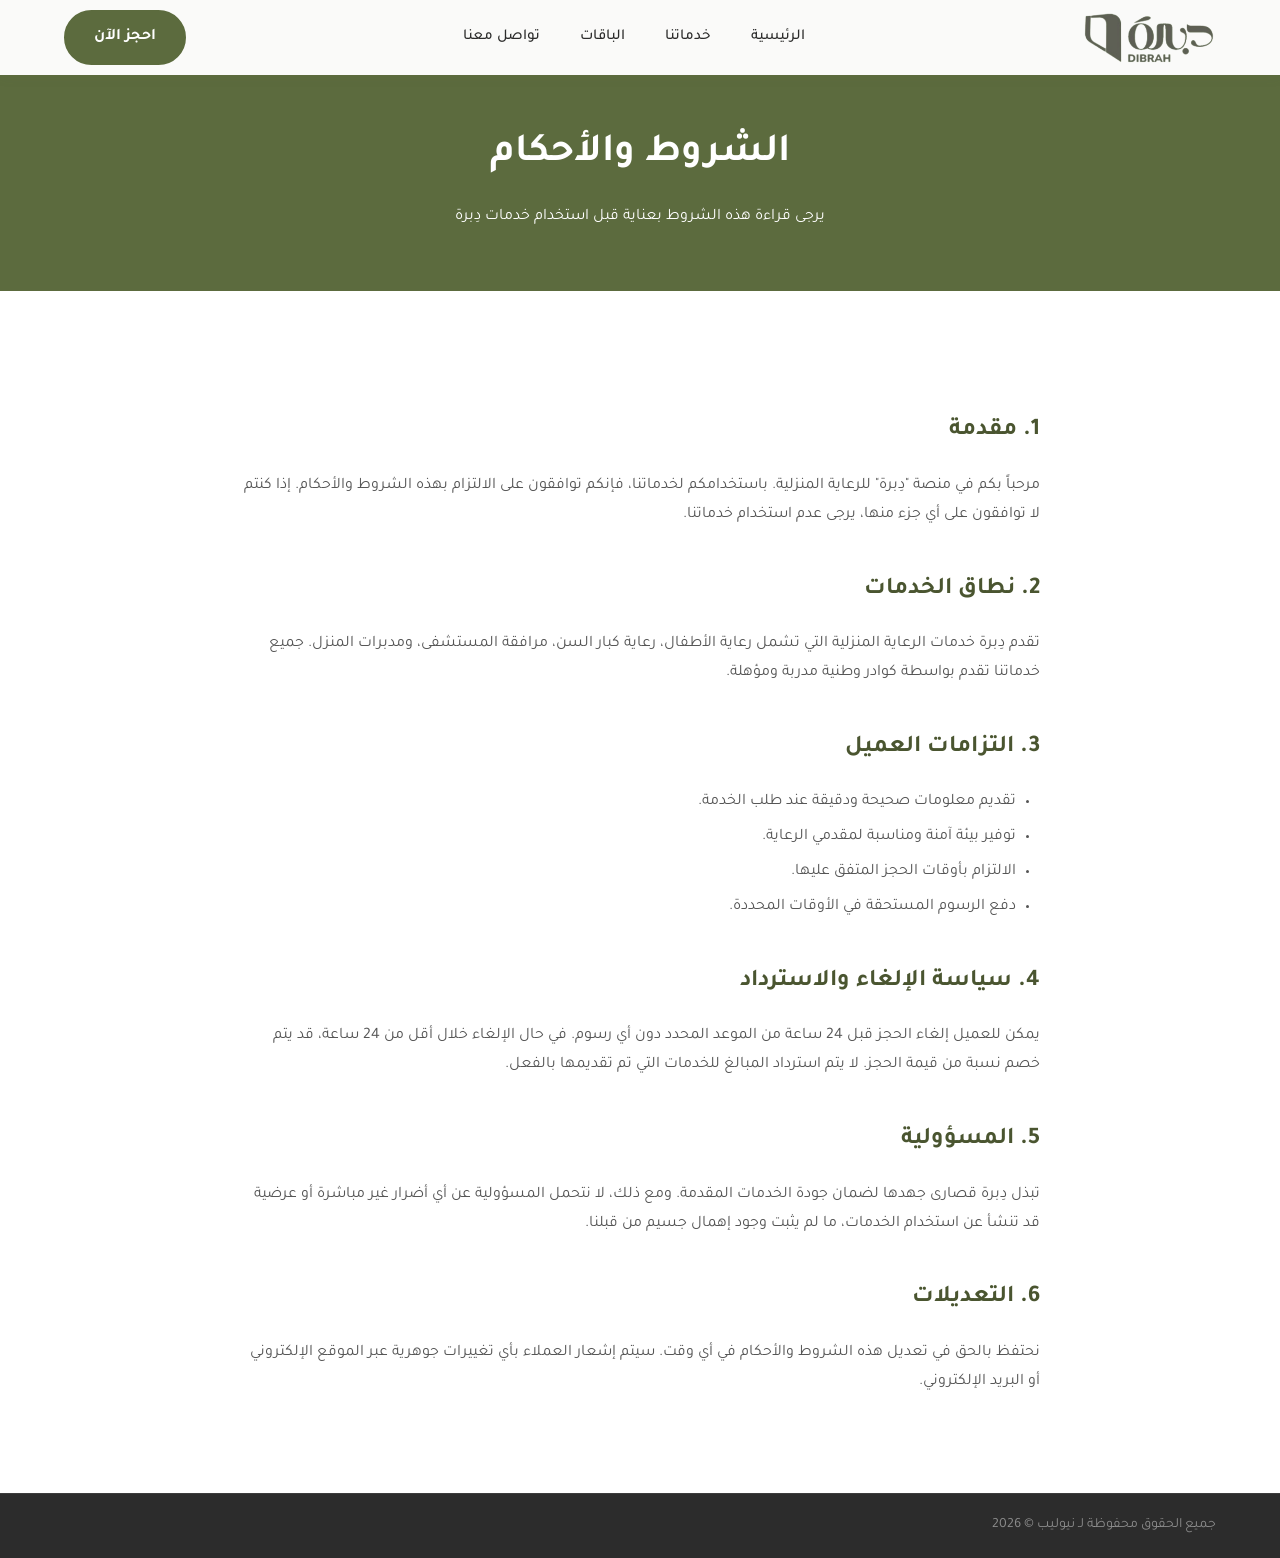
<file: terms.html>
<!DOCTYPE html>
<html lang="ar" dir="rtl">
<head>
  <meta charset="UTF-8" />
  <meta name="viewport" content="width=device-width, initial-scale=1.0" />
  <title>الشروط والأحكام | دِبرة</title>
  <link rel="preconnect" href="https://fonts.googleapis.com" />
  <link rel="preconnect" href="https://fonts.gstatic.com" crossorigin />
  <link href="https://fonts.googleapis.com/css2?family=Tajawal:wght@300;400;500;700;800;900&display=swap" rel="stylesheet" />
  <link rel="stylesheet" href="https://cdnjs.cloudflare.com/ajax/libs/font-awesome/6.5.0/css/all.min.css" />
  <link rel="stylesheet" href="style.css" />
  <style>
    .page-header { background: var(--primary); color: var(--white); padding: 120px 0 60px; text-align: center; }
    .page-header h1 { font-size: 2.5rem; margin-bottom: 16px; }
    .page-content { padding: 80px 0; max-width: 800px; margin: 0 auto; }
    .page-content h2 { color: var(--primary-dark); margin: 40px 0 20px; font-size: 1.5rem; }
    .page-content p { color: var(--text-medium); margin-bottom: 16px; line-height: 1.8; }
    .page-content ul { list-style-type: disc; margin-right: 24px; margin-bottom: 24px; color: var(--text-medium); }
    .page-content li { margin-bottom: 8px; }
  </style>
</head>
<body>

  <!-- ===== NAVBAR ===== -->
  <nav class="navbar scrolled" id="navbar">
    <div class="container nav-container">
      <a href="index.html" class="nav-logo">
        <img src="images/logo.png" alt="دِبرة" />
      </a>
      <ul class="nav-links" id="navLinks">
        <li><a href="index.html">الرئيسية</a></li>
        <li><a href="index.html#services">خدماتنا</a></li>
        <li><a href="index.html#packages">الباقات</a></li>
        <li><a href="index.html#contact">تواصل معنا</a></li>
      </ul>
      <div class="nav-actions">
        <a href="index.html#book" class="btn btn-primary">احجز الآن</a>
      </div>
    </div>
  </nav>

  <!-- ===== HEADER ===== -->
  <header class="page-header">
    <div class="container">
      <h1>الشروط والأحكام</h1>
      <p>يرجى قراءة هذه الشروط بعناية قبل استخدام خدمات دِبرة</p>
    </div>
  </header>

  <!-- ===== CONTENT ===== -->
  <main class="page-content container">
    <h2>1. مقدمة</h2>
    <p>مرحباً بكم في منصة "دِبرة" للرعاية المنزلية. باستخدامكم لخدماتنا، فإنكم توافقون على الالتزام بهذه الشروط والأحكام. إذا كنتم لا توافقون على أي جزء منها، يرجى عدم استخدام خدماتنا.</p>

    <h2>2. نطاق الخدمات</h2>
    <p>تقدم دِبرة خدمات الرعاية المنزلية التي تشمل رعاية الأطفال، رعاية كبار السن، مرافقة المستشفى، ومدبرات المنزل. جميع خدماتنا تقدم بواسطة كوادر وطنية مدربة ومؤهلة.</p>

    <h2>3. التزامات العميل</h2>
    <ul>
      <li>تقديم معلومات صحيحة ودقيقة عند طلب الخدمة.</li>
      <li>توفير بيئة آمنة ومناسبة لمقدمي الرعاية.</li>
      <li>الالتزام بأوقات الحجز المتفق عليها.</li>
      <li>دفع الرسوم المستحقة في الأوقات المحددة.</li>
    </ul>

    <h2>4. سياسة الإلغاء والاسترداد</h2>
    <p>يمكن للعميل إلغاء الحجز قبل 24 ساعة من الموعد المحدد دون أي رسوم. في حال الإلغاء خلال أقل من 24 ساعة، قد يتم خصم نسبة من قيمة الحجز. لا يتم استرداد المبالغ للخدمات التي تم تقديمها بالفعل.</p>

    <h2>5. المسؤولية</h2>
    <p>تبذل دِبرة قصارى جهدها لضمان جودة الخدمات المقدمة. ومع ذلك، لا نتحمل المسؤولية عن أي أضرار غير مباشرة أو عرضية قد تنشأ عن استخدام الخدمات، ما لم يثبت وجود إهمال جسيم من قبلنا.</p>

    <h2>6. التعديلات</h2>
    <p>نحتفظ بالحق في تعديل هذه الشروط والأحكام في أي وقت. سيتم إشعار العملاء بأي تغييرات جوهرية عبر الموقع الإلكتروني أو البريد الإلكتروني.</p>
  </main>

  <!-- ===== FOOTER ===== -->
  <footer class="footer">
    <div class="footer-bottom">
      <div class="container">
        <p>جميع الحقوق محفوظة لـ نيوليب &copy; 2026</p>
      </div>
    </div>
  </footer>

</body>
</html>
</file>
<file: style.css>
/* ===== VARIABLES ===== */
:root {
  --primary: #5c6b3e;
  --primary-dark: #4a5530;
  --primary-light: #7a8f52;
  --accent: #c8b97a;
  --accent-light: #e8d9a0;
  --bg-light: #f5f0e8;
  --bg-cream: #faf7f0;
  --text-dark: #2c2c2c;
  --text-medium: #555;
  --text-light: #888;
  --white: #ffffff;
  --shadow-sm: 0 2px 12px rgba(92,107,62,0.08);
  --shadow-md: 0 8px 32px rgba(92,107,62,0.12);
  --shadow-lg: 0 20px 60px rgba(92,107,62,0.18);
  --radius-sm: 8px;
  --radius-md: 16px;
  --radius-lg: 24px;
  --radius-xl: 40px;
  --transition: all 0.35s cubic-bezier(0.4,0,0.2,1);
  --font: 'Tajawal', sans-serif;
}

/* ===== RESET ===== */
*, *::before, *::after { box-sizing: border-box; margin: 0; padding: 0; }
html { scroll-behavior: smooth; font-size: 16px; }
body {
  font-family: var(--font);
  color: var(--text-dark);
  background: var(--white);
  direction: rtl;
  overflow-x: hidden;
  line-height: 1.7;
}
img { max-width: 100%; height: auto; display: block; }
a { text-decoration: none; color: inherit; }
ul { list-style: none; }
input, select, textarea, button { font-family: var(--font); }

/* ===== CONTAINER ===== */
.container {
  max-width: 1200px;
  margin: 0 auto;
  padding: 0 24px;
}

/* ===== BUTTONS ===== */
.btn {
  display: inline-flex;
  align-items: center;
  gap: 8px;
  padding: 12px 28px;
  border-radius: 50px;
  font-size: 1rem;
  font-weight: 700;
  cursor: pointer;
  transition: var(--transition);
  border: 2px solid transparent;
  white-space: nowrap;
}
.btn-primary {
  background: var(--primary);
  color: var(--white);
  border-color: var(--primary);
}
.btn-primary:hover {
  background: var(--primary-dark);
  border-color: var(--primary-dark);
  transform: translateY(-2px);
  box-shadow: 0 8px 24px rgba(92,107,62,0.35);
}
.btn-outline {
  background: transparent;
  color: var(--primary);
  border-color: var(--primary);
}
.btn-outline:hover {
  background: var(--primary);
  color: var(--white);
  transform: translateY(-2px);
}
.btn-lg { padding: 16px 40px; font-size: 1.1rem; }
.btn-full { width: 100%; justify-content: center; }

/* ===== SECTION HEADER ===== */
.section-header {
  text-align: center;
  margin-bottom: 60px;
}
.section-tag {
  display: inline-block;
  background: var(--bg-light);
  color: var(--primary);
  padding: 6px 20px;
  border-radius: 50px;
  font-size: 0.9rem;
  font-weight: 700;
  margin-bottom: 16px;
  border: 1px solid rgba(92,107,62,0.2);
}
.section-tag.light {
  background: rgba(255,255,255,0.2);
  color: var(--white);
  border-color: rgba(255,255,255,0.3);
}
.section-header h2 {
  font-size: clamp(1.8rem, 4vw, 2.8rem);
  font-weight: 800;
  color: var(--text-dark);
  margin-bottom: 16px;
  line-height: 1.3;
}
.section-header p {
  font-size: 1.1rem;
  color: var(--text-medium);
  max-width: 600px;
  margin: 0 auto;
}

/* ===== NAVBAR ===== */
.navbar {
  position: fixed;
  top: 0;
  width: 100%;
  z-index: 1000;
  padding: 16px 0;
  transition: var(--transition);
  background: transparent;
}
.navbar.scrolled {
  background: rgba(255,255,255,0.97);
  backdrop-filter: blur(20px);
  box-shadow: var(--shadow-sm);
  padding: 10px 0;
}
.nav-container {
  display: flex;
  align-items: center;
  justify-content: space-between;
  gap: 24px;
}
.nav-logo img {
  height: 52px;
  width: auto;
  filter: brightness(0) invert(1);
  transition: var(--transition);
}
.navbar.scrolled .nav-logo img {
  filter: none;
}
.nav-links {
  display: flex;
  align-items: center;
  gap: 8px;
}
.nav-links a {
  padding: 8px 16px;
  border-radius: 50px;
  font-size: 0.95rem;
  font-weight: 500;
  color: rgba(255,255,255,0.9);
  transition: var(--transition);
}
.navbar.scrolled .nav-links a {
  color: var(--text-dark);
}
.nav-links a:hover {
  background: rgba(255,255,255,0.15);
  color: var(--white);
}
.navbar.scrolled .nav-links a:hover {
  background: var(--bg-light);
  color: var(--primary);
}
.nav-actions {
  display: flex;
  align-items: center;
  gap: 12px;
}
.hamburger {
  display: none;
  flex-direction: column;
  gap: 5px;
  background: none;
  border: none;
  cursor: pointer;
  padding: 4px;
}
.hamburger span {
  display: block;
  width: 24px;
  height: 2px;
  background: var(--white);
  border-radius: 2px;
  transition: var(--transition);
}
.navbar.scrolled .hamburger span { background: var(--text-dark); }

/* ===== HERO ===== */
.hero {
  min-height: 100vh;
  background: linear-gradient(135deg, var(--primary-dark) 0%, var(--primary) 50%, var(--primary-light) 100%);
  position: relative;
  display: flex;
  align-items: center;
  overflow: hidden;
}
.hero-bg {
  position: absolute;
  inset: 0;
  opacity: 0.12;
  pointer-events: none;
}
.hero-bg img {
  width: 100%;
  height: 100%;
  object-fit: cover;
}
.hero-container {
  display: grid;
  grid-template-columns: 1fr 1fr;
  gap: 60px;
  align-items: center;
  padding-top: 100px;
  padding-bottom: 60px;
  position: relative;
  z-index: 1;
}
.hero-badge {
  display: inline-block;
  background: rgba(255,255,255,0.15);
  color: var(--accent-light);
  padding: 6px 20px;
  border-radius: 50px;
  font-size: 0.9rem;
  font-weight: 600;
  margin-bottom: 20px;
  border: 1px solid rgba(255,255,255,0.2);
  backdrop-filter: blur(10px);
}
.hero-title {
  font-size: clamp(3rem, 7vw, 5.5rem);
  font-weight: 900;
  color: var(--white);
  line-height: 1.1;
  margin-bottom: 20px;
}
.hero-title span {
  color: var(--accent-light);
  display: block;
}
.hero-desc {
  font-size: 1.15rem;
  color: rgba(255,255,255,0.85);
  margin-bottom: 36px;
  max-width: 480px;
  line-height: 1.8;
}
.hero-btns {
  display: flex;
  gap: 16px;
  flex-wrap: wrap;
  margin-bottom: 48px;
}
.hero-btns .btn-primary {
  background: var(--accent);
  border-color: var(--accent);
  color: var(--primary-dark);
}
.hero-btns .btn-primary:hover {
  background: var(--accent-light);
  border-color: var(--accent-light);
}
.hero-btns .btn-outline {
  border-color: rgba(255,255,255,0.5);
  color: var(--white);
}
.hero-btns .btn-outline:hover {
  background: rgba(255,255,255,0.15);
  color: var(--white);
}
.hero-stats {
  display: flex;
  align-items: center;
  gap: 24px;
}
.stat { text-align: center; }
.stat-num {
  display: block;
  font-size: 1.8rem;
  font-weight: 900;
  color: var(--accent-light);
}
.stat-label {
  font-size: 0.85rem;
  color: rgba(255,255,255,0.7);
}
.stat-divider {
  width: 1px;
  height: 40px;
  background: rgba(255,255,255,0.2);
}
.hero-image { position: relative; }
.hero-img-wrapper {
  border-radius: 0;
  overflow: visible;
  box-shadow: none;
  background: transparent;
}
.hero-img-wrapper img {
  width: 100%;
  height: 580px;
  object-fit: contain;
  object-position: center bottom;
  filter: drop-shadow(0 20px 40px rgba(0,0,0,0.25));
}
.hero-scroll {
  position: absolute;
  bottom: 32px;
  left: 50%;
  transform: translateX(-50%);
  z-index: 2;
}
.hero-scroll a {
  display: flex;
  align-items: center;
  justify-content: center;
  width: 44px;
  height: 44px;
  border-radius: 50%;
  border: 2px solid rgba(255,255,255,0.4);
  color: var(--white);
  animation: bounce 2s infinite;
}
@keyframes bounce {
  0%, 100% { transform: translateY(0); }
  50% { transform: translateY(8px); }
}

/* ===== SERVICES INTRO ===== */
.services-intro {
  padding: 100px 0;
  background: var(--bg-cream);
}
.services-grid {
  display: grid;
  grid-template-columns: repeat(3, 1fr);
  gap: 28px;
}
.service-card {
  background: var(--white);
  border-radius: var(--radius-lg);
  overflow: hidden;
  box-shadow: var(--shadow-sm);
  transition: var(--transition);
}
.service-card:hover {
  transform: translateY(-8px);
  box-shadow: var(--shadow-lg);
}
.service-img {
  height: 220px;
  overflow: hidden;
}
.service-img img {
  width: 100%;
  height: 100%;
  object-fit: cover;
  transition: var(--transition);
}
.service-card:hover .service-img img {
  transform: scale(1.05);
}
.service-body {
  padding: 28px;
}
.service-icon {
  width: 48px;
  height: 48px;
  background: var(--bg-light);
  border-radius: var(--radius-sm);
  display: flex;
  align-items: center;
  justify-content: center;
  color: var(--primary);
  font-size: 1.3rem;
  margin-bottom: 16px;
}
.service-body h3 {
  font-size: 1.25rem;
  font-weight: 800;
  margin-bottom: 10px;
  color: var(--text-dark);
}
.service-body p {
  color: var(--text-medium);
  font-size: 0.95rem;
  margin-bottom: 20px;
  line-height: 1.7;
}
.service-link {
  color: var(--primary);
  font-weight: 700;
  font-size: 0.95rem;
  display: inline-flex;
  align-items: center;
  gap: 8px;
  transition: var(--transition);
}
.service-link:hover { gap: 12px; color: var(--primary-dark); }

/* ===== EXTENDED SERVICES ===== */
.ext-services {
  padding: 80px 0;
  background: var(--white);
}
.ext-grid {
  display: grid;
  grid-template-columns: repeat(auto-fill, minmax(180px, 1fr));
  gap: 20px;
}
.ext-card {
  background: var(--bg-cream);
  border-radius: var(--radius-md);
  padding: 28px 20px;
  text-align: center;
  transition: var(--transition);
  border: 1px solid transparent;
  cursor: default;
}
.ext-card:hover {
  background: var(--bg-light);
  border-color: rgba(92,107,62,0.2);
  transform: translateY(-4px);
  box-shadow: var(--shadow-sm);
}
.ext-icon {
  width: 56px;
  height: 56px;
  background: var(--white);
  border-radius: 50%;
  display: flex;
  align-items: center;
  justify-content: center;
  margin: 0 auto 14px;
  font-size: 1.4rem;
  color: var(--primary);
  box-shadow: var(--shadow-sm);
  transition: var(--transition);
}
.ext-card:hover .ext-icon {
  background: var(--primary);
  color: var(--white);
}
.ext-card h4 {
  font-size: 0.95rem;
  font-weight: 700;
  color: var(--text-dark);
}

/* ===== ABOUT ===== */
.about {
  padding: 100px 0;
  background: var(--bg-cream);
}
.about-container {
  display: grid;
  grid-template-columns: 1fr 1fr;
  gap: 80px;
  align-items: center;
}
.about-images {
  position: relative;
}
.about-img-main {
  border-radius: var(--radius-lg);
  overflow: hidden;
  box-shadow: var(--shadow-md);
}
.about-img-main img {
  width: 100%;
  height: 420px;
  object-fit: cover;
}
.about-img-secondary {
  position: absolute;
  bottom: -40px;
  left: -40px;
  width: 220px;
  border-radius: var(--radius-md);
  overflow: hidden;
  box-shadow: var(--shadow-lg);
  border: 4px solid var(--white);
}
.about-img-secondary img {
  width: 100%;
  height: 160px;
  object-fit: cover;
}
.about-badge-float {
  position: absolute;
  top: 24px;
  left: -20px;
  background: var(--primary);
  color: var(--white);
  padding: 12px 20px;
  border-radius: var(--radius-md);
  display: flex;
  align-items: center;
  gap: 10px;
  font-weight: 700;
  font-size: 0.9rem;
  box-shadow: var(--shadow-md);
}
.about-content { padding-bottom: 40px; }
.about-content h2 {
  font-size: clamp(1.8rem, 3.5vw, 2.5rem);
  font-weight: 800;
  margin: 12px 0 20px;
  line-height: 1.3;
}
.about-lead {
  font-size: 1.05rem;
  color: var(--text-medium);
  margin-bottom: 36px;
  line-height: 1.8;
  font-style: italic;
}
.about-values { display: flex; flex-direction: column; gap: 20px; }
.value-item {
  display: flex;
  align-items: flex-start;
  gap: 16px;
}
.value-icon {
  width: 44px;
  height: 44px;
  min-width: 44px;
  background: var(--bg-light);
  border-radius: var(--radius-sm);
  display: flex;
  align-items: center;
  justify-content: center;
  color: var(--primary);
  font-size: 1.1rem;
}
.value-item h4 {
  font-size: 1rem;
  font-weight: 700;
  margin-bottom: 4px;
}
.value-item p {
  font-size: 0.9rem;
  color: var(--text-medium);
}

/* ===== TESTIMONIAL ===== */
.testimonial {
  padding: 80px 0;
  background: var(--primary);
  position: relative;
  overflow: hidden;
}
.testimonial-bg {
  position: absolute;
  inset: 0;
  opacity: 0.06;
  pointer-events: none;
}
.testimonial-bg img {
  width: 100%;
  height: 100%;
  object-fit: cover;
}
.testimonial-card {
  max-width: 800px;
  margin: 0 auto;
  text-align: center;
  position: relative;
  z-index: 1;
}
.quote-icon {
  font-size: 3rem;
  color: var(--accent);
  margin-bottom: 24px;
  opacity: 0.7;
}
.testimonial-text {
  font-size: clamp(1.1rem, 2.5vw, 1.4rem);
  color: var(--white);
  line-height: 1.9;
  margin-bottom: 36px;
  font-style: italic;
}
.testimonial-author {
  display: flex;
  align-items: center;
  justify-content: center;
  gap: 16px;
}
.author-avatar {
  width: 64px;
  height: 64px;
  border-radius: 50%;
  overflow: hidden;
  border: 3px solid var(--accent);
}
.author-avatar img {
  width: 100%;
  height: 100%;
  object-fit: cover;
}
.testimonial-author strong {
  display: block;
  color: var(--white);
  font-size: 1.05rem;
  font-weight: 700;
}
.testimonial-author span {
  color: rgba(255,255,255,0.65);
  font-size: 0.9rem;
}

/* ===== WHY US ===== */
.why-us {
  padding: 100px 0;
  background: var(--white);
}
.why-grid {
  display: grid;
  grid-template-columns: repeat(3, 1fr);
  gap: 28px;
}
.why-card {
  border-radius: var(--radius-lg);
  overflow: hidden;
  box-shadow: var(--shadow-sm);
  transition: var(--transition);
  background: var(--bg-cream);
}
.why-card:hover {
  transform: translateY(-8px);
  box-shadow: var(--shadow-lg);
}
.why-img {
  height: 200px;
  overflow: hidden;
}
.why-img img {
  width: 100%;
  height: 100%;
  object-fit: cover;
  transition: var(--transition);
}
.why-card:hover .why-img img { transform: scale(1.05); }
.why-body { padding: 28px; }
.why-num {
  font-size: 2.5rem;
  font-weight: 900;
  color: var(--bg-light);
  line-height: 1;
  margin-bottom: 12px;
  -webkit-text-stroke: 2px var(--primary);
}
.why-body h3 {
  font-size: 1.15rem;
  font-weight: 800;
  margin-bottom: 12px;
  color: var(--text-dark);
}
.why-body p {
  color: var(--text-medium);
  font-size: 0.93rem;
  line-height: 1.7;
}

/* ===== PACKAGES ===== */
.packages {
  padding: 100px 0;
  background: var(--bg-cream);
}
.packages-grid {
  display: grid;
  grid-template-columns: repeat(3, 1fr);
  gap: 28px;
  align-items: start;
}
.package-card {
  background: var(--white);
  border-radius: var(--radius-lg);
  padding: 40px 32px;
  text-align: center;
  box-shadow: var(--shadow-sm);
  transition: var(--transition);
  position: relative;
  border: 2px solid transparent;
}
.package-card:hover {
  transform: translateY(-8px);
  box-shadow: var(--shadow-lg);
  border-color: var(--primary);
}
.package-card.featured {
  background: var(--primary);
  color: var(--white);
  transform: scale(1.04);
  box-shadow: var(--shadow-lg);
  border-color: var(--primary);
}
.package-badge {
  position: absolute;
  top: -14px;
  left: 50%;
  transform: translateX(-50%);
  background: var(--accent);
  color: var(--primary-dark);
  padding: 4px 20px;
  border-radius: 50px;
  font-size: 0.85rem;
  font-weight: 800;
  white-space: nowrap;
}
.package-icon {
  width: 80px;
  height: 80px;
  margin: 0 auto 20px;
  border-radius: 50%;
  background: var(--bg-light);
  display: flex;
  align-items: center;
  justify-content: center;
  overflow: hidden;
}
.package-card.featured .package-icon {
  background: rgba(255,255,255,0.15);
}
.package-icon img {
  width: 50px;
  height: 50px;
  object-fit: contain;
}
.package-card h3 {
  font-size: 1.5rem;
  font-weight: 800;
  margin-bottom: 10px;
}
.package-card p {
  font-size: 0.95rem;
  color: var(--text-medium);
  margin-bottom: 24px;
}
.package-card.featured p { color: rgba(255,255,255,0.8); }
.package-card ul {
  text-align: right;
  margin-bottom: 32px;
  display: flex;
  flex-direction: column;
  gap: 10px;
}
.package-card ul li {
  display: flex;
  align-items: center;
  gap: 10px;
  font-size: 0.95rem;
}
.package-card ul li i {
  color: var(--primary);
  font-size: 0.85rem;
}
.package-card.featured ul li i { color: var(--accent-light); }
.package-card.featured .btn-outline {
  border-color: rgba(255,255,255,0.5);
  color: var(--white);
}
.package-card.featured .btn-outline:hover {
  background: rgba(255,255,255,0.15);
}

/* ===== GALLERY ===== */
.gallery {
  padding: 100px 0;
  background: var(--white);
}
.gallery-grid {
  display: grid;
  grid-template-columns: repeat(3, 1fr);
  grid-template-rows: auto auto;
  gap: 16px;
}
.gallery-item {
  border-radius: var(--radius-md);
  overflow: hidden;
  height: 200px;
}
.gallery-item.large {
  grid-row: span 2;
  height: 416px;
}
.gallery-item img {
  width: 100%;
  height: 100%;
  object-fit: cover;
  transition: var(--transition);
}
.gallery-item:hover img { transform: scale(1.05); }

/* ===== MISSION ===== */
.mission {
  padding: 100px 0;
  background: var(--primary);
  position: relative;
  overflow: hidden;
}
.mission-bg {
  position: absolute;
  inset: 0;
  opacity: 0.06;
  pointer-events: none;
}
.mission-bg img {
  width: 100%;
  height: 100%;
  object-fit: cover;
}
.mission-container {
  display: grid;
  grid-template-columns: 1fr 1fr;
  gap: 80px;
  align-items: center;
  position: relative;
  z-index: 1;
}
.mission-content h2 {
  font-size: clamp(1.8rem, 3.5vw, 2.6rem);
  font-weight: 800;
  color: var(--white);
  margin: 12px 0 20px;
  line-height: 1.3;
}
.mission-content p {
  color: rgba(255,255,255,0.8);
  font-size: 1.05rem;
  line-height: 1.8;
  margin-bottom: 36px;
}
.mission-content .btn-primary {
  background: var(--accent);
  border-color: var(--accent);
  color: var(--primary-dark);
}
.mission-image {
  border-radius: var(--radius-lg);
  overflow: hidden;
  box-shadow: var(--shadow-lg);
}
.mission-image img {
  width: 100%;
  height: 420px;
  object-fit: cover;
}

/* ===== BOOKING ===== */
.booking {
  padding: 100px 0;
  background: var(--bg-cream);
}
.booking-wrapper {
  display: grid;
  grid-template-columns: 1.5fr 1fr;
  gap: 48px;
  align-items: start;
}
.booking-form {
  background: var(--white);
  border-radius: var(--radius-lg);
  padding: 48px;
  box-shadow: var(--shadow-md);
}
.form-row {
  display: grid;
  grid-template-columns: 1fr 1fr;
  gap: 20px;
}
.form-group {
  display: flex;
  flex-direction: column;
  gap: 8px;
  margin-bottom: 20px;
}
.form-group label {
  font-size: 0.95rem;
  font-weight: 700;
  color: var(--text-dark);
}
.form-group input,
.form-group select,
.form-group textarea {
  padding: 14px 18px;
  border: 2px solid #e8e0d0;
  border-radius: var(--radius-sm);
  font-size: 1rem;
  color: var(--text-dark);
  background: var(--bg-cream);
  transition: var(--transition);
  outline: none;
  width: 100%;
}
.form-group input:focus,
.form-group select:focus,
.form-group textarea:focus {
  border-color: var(--primary);
  background: var(--white);
  box-shadow: 0 0 0 4px rgba(92,107,62,0.08);
}
.form-group textarea { resize: vertical; }
.booking-info {
  background: var(--white);
  border-radius: var(--radius-lg);
  padding: 40px;
  box-shadow: var(--shadow-sm);
}
.booking-info h3 {
  font-size: 1.3rem;
  font-weight: 800;
  margin-bottom: 28px;
  color: var(--text-dark);
}
.contact-item {
  display: flex;
  align-items: flex-start;
  gap: 16px;
  margin-bottom: 20px;
  padding-bottom: 20px;
  border-bottom: 1px solid #f0e8d8;
}
.contact-item:last-of-type { border-bottom: none; }
.contact-icon {
  width: 44px;
  height: 44px;
  min-width: 44px;
  background: var(--bg-light);
  border-radius: var(--radius-sm);
  display: flex;
  align-items: center;
  justify-content: center;
  color: var(--primary);
  font-size: 1.1rem;
}
.contact-item span {
  display: block;
  font-size: 0.85rem;
  color: var(--text-light);
  margin-bottom: 2px;
}
.contact-item strong {
  font-size: 0.95rem;
  color: var(--text-dark);
}
.social-links {
  display: flex;
  gap: 12px;
  margin-top: 24px;
}
.social-link {
  width: 44px;
  height: 44px;
  border-radius: 50%;
  background: var(--bg-light);
  display: flex;
  align-items: center;
  justify-content: center;
  color: var(--primary);
  font-size: 1.1rem;
  transition: var(--transition);
}
.social-link:hover {
  background: var(--primary);
  color: var(--white);
  transform: translateY(-3px);
}

/* ===== REGISTRATION SECTION ===== */
.registration-section {
  padding: 100px 0;
  background: var(--bg-light);
}
.registration-cards {
  display: grid;
  grid-template-columns: 1fr 1fr;
  gap: 32px;
  max-width: 800px;
  margin: 0 auto;
}
.reg-card {
  background: var(--white);
  border-radius: 24px;
  padding: 48px 36px;
  text-align: center;
  text-decoration: none;
  color: var(--text-dark);
  box-shadow: 0 4px 24px rgba(92,107,62,0.08);
  border: 2px solid transparent;
  transition: all 0.35s;
  display: flex;
  flex-direction: column;
  align-items: center;
  gap: 16px;
}
.reg-card:hover {
  border-color: var(--primary);
  transform: translateY(-8px);
  box-shadow: 0 16px 48px rgba(92,107,62,0.18);
}
.reg-card-icon {
  width: 80px;
  height: 80px;
  background: var(--primary);
  border-radius: 50%;
  display: flex;
  align-items: center;
  justify-content: center;
  font-size: 2rem;
  color: var(--white);
  margin-bottom: 8px;
  transition: transform 0.3s;
}
.reg-card:hover .reg-card-icon { transform: scale(1.1); }
.reg-card-icon.elderly { background: var(--accent); }
.reg-card h3 {
  font-size: 1.4rem;
  font-weight: 800;
  color: var(--primary-dark);
}
.reg-card p {
  color: var(--text-medium);
  font-size: 0.97rem;
  line-height: 1.7;
}
.reg-card-btn {
  display: inline-flex;
  align-items: center;
  gap: 8px;
  background: var(--primary);
  color: var(--white);
  padding: 12px 28px;
  border-radius: 50px;
  font-weight: 700;
  font-size: 0.95rem;
  margin-top: 8px;
  transition: background 0.3s;
}
.reg-card:hover .reg-card-btn { background: var(--primary-dark); }
.nav-register {
  background: var(--primary) !important;
  color: var(--white) !important;
  padding: 6px 16px !important;
  border-radius: 50px !important;
  font-weight: 700 !important;
}
.nav-register:hover { background: var(--primary-dark) !important; }
@media (max-width: 640px) {
  .registration-cards { grid-template-columns: 1fr; }
}

/* ===== FOOTER ===== */
.footer { background: var(--text-dark); color: var(--white); }
.footer-top { padding: 80px 0 48px; }
.footer-grid {
  display: grid;
  grid-template-columns: 2fr 1fr 1fr 1.5fr;
  gap: 48px;
}
.footer-logo {
  height: 52px;
  margin-bottom: 20px;
  filter: brightness(0) invert(1);
}
.footer-brand p {
  color: rgba(255,255,255,0.6);
  font-size: 0.95rem;
  line-height: 1.7;
  margin-bottom: 24px;
}
.footer-links h4,
.footer-newsletter h4 {
  font-size: 1rem;
  font-weight: 800;
  margin-bottom: 20px;
  color: var(--white);
}
.footer-links ul { display: flex; flex-direction: column; gap: 12px; }
.footer-links a {
  color: rgba(255,255,255,0.6);
  font-size: 0.95rem;
  transition: var(--transition);
}
.footer-links a:hover { color: var(--accent-light); padding-right: 6px; }
.footer-newsletter p {
  color: rgba(255,255,255,0.6);
  font-size: 0.9rem;
  margin-bottom: 16px;
}
.newsletter-form {
  display: flex;
  gap: 0;
  border-radius: var(--radius-sm);
  overflow: hidden;
  border: 1px solid rgba(255,255,255,0.15);
}
.newsletter-form input {
  flex: 1;
  padding: 12px 16px;
  background: rgba(255,255,255,0.08);
  border: none;
  color: var(--white);
  font-size: 0.9rem;
  outline: none;
}
.newsletter-form input::placeholder { color: rgba(255,255,255,0.4); }
.newsletter-form button {
  padding: 12px 20px;
  background: var(--primary);
  border: none;
  color: var(--white);
  cursor: pointer;
  font-size: 1rem;
  transition: var(--transition);
}
.newsletter-form button:hover { background: var(--primary-light); }
.footer-bottom {
  padding: 20px 0;
  border-top: 1px solid rgba(255,255,255,0.08);
}
.footer-bottom .container {
  display: flex;
  justify-content: space-between;
  align-items: center;
  flex-wrap: wrap;
  gap: 12px;
}
.footer-bottom p {
  color: rgba(255,255,255,0.45);
  font-size: 0.88rem;
}
.footer-bottom i { color: #e74c3c; }
.footer-legal-links {
  display: flex;
  gap: 20px;
  flex-wrap: wrap;
}
.footer-legal-links a {
  color: rgba(255,255,255,0.45);
  font-size: 0.85rem;
  transition: color 0.3s;
}
.footer-legal-links a:hover {
  color: var(--accent-light);
}

/* ===== WHATSAPP FLOAT ===== */
.whatsapp-float {
  position: fixed;
  bottom: 28px;
  left: 28px;
  width: 60px;
  height: 60px;
  background: #25d366;
  border-radius: 50%;
  display: flex;
  align-items: center;
  justify-content: center;
  color: var(--white);
  font-size: 1.6rem;
  box-shadow: 0 4px 20px rgba(37,211,102,0.4);
  z-index: 999;
  transition: var(--transition);
  animation: pulse-green 2.5s infinite;
}
.whatsapp-float:hover {
  transform: scale(1.1);
  box-shadow: 0 8px 28px rgba(37,211,102,0.5);
}
@keyframes pulse-green {
  0%, 100% { box-shadow: 0 4px 20px rgba(37,211,102,0.4); }
  50% { box-shadow: 0 4px 32px rgba(37,211,102,0.7); }
}

/* ===== BACK TO TOP ===== */
.back-to-top {
  position: fixed;
  bottom: 28px;
  right: 28px;
  width: 48px;
  height: 48px;
  background: var(--primary);
  border: none;
  border-radius: 50%;
  color: var(--white);
  font-size: 1rem;
  cursor: pointer;
  z-index: 999;
  opacity: 0;
  visibility: hidden;
  transition: var(--transition);
  box-shadow: var(--shadow-md);
}
.back-to-top.visible {
  opacity: 1;
  visibility: visible;
}
.back-to-top:hover {
  background: var(--primary-dark);
  transform: translateY(-3px);
}

/* ===== AOS ANIMATIONS ===== */
[data-aos] {
  opacity: 0;
  transform: translateY(30px);
  transition: opacity 0.7s ease, transform 0.7s ease;
}
[data-aos="fade-left"] { transform: translateX(-30px); }
[data-aos="fade-right"] { transform: translateX(30px); }
[data-aos="zoom-in"] { transform: scale(0.9); }
[data-aos].aos-animate {
  opacity: 1;
  transform: none;
}

/* ===== RESPONSIVE ===== */
@media (max-width: 1024px) {
  .hero-container { grid-template-columns: 1fr; gap: 40px; }
  .hero-image { display: none; }
  .hero-content { text-align: center; }
  .hero-desc { margin: 0 auto 36px; }
  .hero-btns { justify-content: center; }
  .hero-stats { justify-content: center; }
  .about-container { grid-template-columns: 1fr; gap: 40px; }
  .about-images { display: none; }
  .mission-container { grid-template-columns: 1fr; gap: 40px; }
  .mission-image { display: none; }
  .footer-grid { grid-template-columns: 1fr 1fr; gap: 36px; }
  .booking-wrapper { grid-template-columns: 1fr; }
}
@media (max-width: 768px) {
  .nav-links { display: none; position: fixed; top: 0; right: 0; width: 280px; height: 100vh; background: var(--white); flex-direction: column; padding: 80px 24px 40px; box-shadow: var(--shadow-lg); transform: translateX(100%); transition: var(--transition); z-index: 999; }
  .nav-links.open { display: flex; transform: translateX(0); }
  .nav-links a { color: var(--text-dark) !important; padding: 14px 0; border-bottom: 1px solid #f0e8d8; border-radius: 0; font-size: 1.05rem; }
  .hamburger { display: flex; }
  .services-grid { grid-template-columns: 1fr; }
  .why-grid { grid-template-columns: 1fr; }
  .packages-grid { grid-template-columns: 1fr; }
  .package-card.featured { transform: none; }
  .gallery-grid { grid-template-columns: 1fr 1fr; }
  .gallery-item.large { grid-row: span 1; height: 200px; }
  .footer-grid { grid-template-columns: 1fr; gap: 32px; }
  .form-row { grid-template-columns: 1fr; }
  .booking-form { padding: 28px 20px; }
  .ext-grid { grid-template-columns: repeat(3, 1fr); }
}
@media (max-width: 480px) {
  .hero-title { font-size: 2.8rem; }
  .hero-btns { flex-direction: column; align-items: center; }
  .hero-stats { gap: 16px; }
  .ext-grid { grid-template-columns: repeat(2, 1fr); }
  .gallery-grid { grid-template-columns: 1fr; }
  .gallery-item.large { height: 220px; }
}
</file>
<file: form-style.css>
/* ===== FORM PAGES STYLE ===== */
:root {
  --primary: #5c6b3e;
  --primary-dark: #4a5530;
  --primary-light: #7a8f52;
  --accent: #c8b97a;
  --bg-light: #f0f2e8;
  --bg-cream: #faf7f0;
  --text-dark: #2c2c2c;
  --text-medium: #555;
  --white: #ffffff;
  --shadow-sm: 0 2px 12px rgba(92,107,62,0.08);
  --shadow-md: 0 8px 32px rgba(92,107,62,0.12);
  --radius-sm: 8px;
  --radius-md: 16px;
  --radius-lg: 24px;
  --font: 'Tajawal', sans-serif;
}
*, *::before, *::after { box-sizing: border-box; margin: 0; padding: 0; }
html { scroll-behavior: smooth; }
body {
  font-family: var(--font);
  background: var(--bg-cream);
  color: var(--text-dark);
  direction: rtl;
  min-height: 100vh;
}
img { max-width: 100%; display: block; }
a { text-decoration: none; color: inherit; }

/* ===== HEADER ===== */
.form-header {
  background: var(--primary);
  padding: 14px 0;
  position: sticky;
  top: 0;
  z-index: 100;
  box-shadow: var(--shadow-md);
}
.form-header-inner {
  max-width: 900px;
  margin: 0 auto;
  padding: 0 24px;
  display: flex;
  align-items: center;
  justify-content: space-between;
}
.form-logo {
  height: 44px;
  object-fit: contain;
  filter: brightness(0) invert(1);
}
.back-link {
  color: rgba(255,255,255,0.85);
  font-size: 0.9rem;
  font-weight: 600;
  display: flex;
  align-items: center;
  gap: 8px;
  transition: color 0.2s;
}
.back-link:hover { color: var(--white); }

/* ===== BANNER ===== */
.form-banner {
  background: linear-gradient(135deg, var(--primary-dark) 0%, var(--primary) 60%, var(--primary-light) 100%);
  padding: 48px 24px;
  text-align: center;
}
.form-banner-content {
  max-width: 700px;
  margin: 0 auto;
  display: flex;
  align-items: center;
  gap: 24px;
  justify-content: center;
}
.form-banner-icon {
  width: 72px;
  height: 72px;
  min-width: 72px;
  background: rgba(255,255,255,0.15);
  border-radius: 50%;
  display: flex;
  align-items: center;
  justify-content: center;
  font-size: 2rem;
  color: var(--white);
  backdrop-filter: blur(10px);
}
.form-banner h1 {
  font-size: clamp(1.6rem, 4vw, 2.2rem);
  font-weight: 900;
  color: var(--white);
  margin-bottom: 8px;
}
.form-banner p {
  color: rgba(255,255,255,0.8);
  font-size: 1rem;
}

/* ===== CONTAINER ===== */
.form-container {
  max-width: 900px;
  margin: 0 auto;
  padding: 40px 24px 60px;
}

/* ===== PRICE TABLE ===== */
.price-table-card {
  background: var(--white);
  border-radius: var(--radius-lg);
  padding: 28px;
  margin-bottom: 32px;
  box-shadow: var(--shadow-sm);
  border: 1px solid rgba(92,107,62,0.1);
}
.price-table-card h3 {
  font-size: 1.1rem;
  font-weight: 800;
  color: var(--primary-dark);
  margin-bottom: 20px;
  display: flex;
  align-items: center;
  gap: 10px;
}
.table-wrapper { overflow-x: auto; }
.price-table {
  width: 100%;
  border-collapse: collapse;
  font-size: 0.95rem;
}
.price-table thead tr {
  background: var(--primary);
  color: var(--white);
}
.price-table th {
  padding: 12px 16px;
  text-align: center;
  font-weight: 700;
}
.price-table th:first-child { border-radius: 0 var(--radius-sm) var(--radius-sm) 0; }
.price-table th:last-child { border-radius: var(--radius-sm) 0 0 var(--radius-sm); }
.price-table td {
  padding: 10px 16px;
  text-align: center;
  border-bottom: 1px solid #f0e8d8;
}
.price-table tbody tr:nth-child(even) { background: var(--bg-cream); }
.price-table tbody tr:hover { background: var(--bg-light); }
.price-note {
  font-size: 0.82rem;
  color: var(--text-medium);
  margin-top: 12px;
}

/* ===== FORM SECTION ===== */
.form-section {
  background: var(--white);
  border-radius: var(--radius-lg);
  padding: 32px;
  margin-bottom: 24px;
  box-shadow: var(--shadow-sm);
  border: 1px solid rgba(92,107,62,0.08);
}
.section-header {
  display: flex;
  align-items: center;
  gap: 14px;
  margin-bottom: 28px;
  padding-bottom: 16px;
  border-bottom: 2px solid var(--bg-light);
}
.section-icon {
  width: 44px;
  height: 44px;
  min-width: 44px;
  background: var(--primary);
  border-radius: var(--radius-sm);
  display: flex;
  align-items: center;
  justify-content: center;
  color: var(--white);
  font-size: 1.1rem;
}
.section-header h2 {
  font-size: 1.15rem;
  font-weight: 800;
  color: var(--primary-dark);
}

/* ===== FIELDS ===== */
.fields-grid {
  display: grid;
  grid-template-columns: 1fr 1fr;
  gap: 20px;
}
.field-group {
  display: flex;
  flex-direction: column;
  gap: 8px;
}
.field-group.full { grid-column: 1 / -1; }
.field-group label {
  font-size: 0.92rem;
  font-weight: 700;
  color: var(--text-dark);
}
.req { color: #e74c3c; font-size: 0.85rem; }
.field-group input,
.field-group select,
.field-group textarea {
  padding: 12px 16px;
  border: 2px solid #e8e0d0;
  border-radius: var(--radius-sm);
  font-size: 0.97rem;
  font-family: var(--font);
  color: var(--text-dark);
  background: var(--bg-cream);
  transition: all 0.25s;
  outline: none;
  width: 100%;
}
.field-group input:focus,
.field-group select:focus,
.field-group textarea:focus {
  border-color: var(--primary);
  background: var(--white);
  box-shadow: 0 0 0 4px rgba(92,107,62,0.08);
}
.field-group input.error,
.field-group select.error,
.field-group textarea.error {
  border-color: #e74c3c;
}
.field-group textarea { resize: vertical; }

/* ===== ATTACHMENTS ===== */
.attachments-hint {
  background: var(--bg-light);
  border-radius: var(--radius-sm);
  padding: 16px 20px;
  margin-bottom: 16px;
  font-size: 0.93rem;
  color: var(--primary-dark);
}
.attachments-hint strong { display: block; margin-bottom: 8px; font-weight: 800; }
.attachments-hint ol { padding-right: 20px; }
.attachments-hint li { margin-bottom: 4px; }
.upload-area {
  border: 2px dashed rgba(92,107,62,0.4);
  border-radius: var(--radius-md);
  padding: 36px 24px;
  text-align: center;
  cursor: pointer;
  background: var(--bg-cream);
  transition: all 0.25s;
  margin-bottom: 16px;
}
.upload-area:hover {
  border-color: var(--primary);
  background: var(--bg-light);
}
.upload-area i {
  font-size: 2.2rem;
  color: var(--primary);
  margin-bottom: 10px;
  display: block;
}
.upload-area p {
  font-size: 1rem;
  font-weight: 700;
  color: var(--primary-dark);
  margin-bottom: 4px;
}
.upload-area span {
  font-size: 0.82rem;
  color: var(--text-medium);
}
.file-list { display: flex; flex-direction: column; gap: 8px; }
.file-item {
  display: flex;
  align-items: center;
  gap: 12px;
  padding: 10px 14px;
  background: var(--bg-light);
  border-radius: var(--radius-sm);
}
.file-item i { color: var(--primary); }
.file-item span { flex: 1; font-size: 0.9rem; color: var(--text-dark); overflow: hidden; text-overflow: ellipsis; white-space: nowrap; }
.file-item .file-size { font-size: 0.8rem; color: var(--text-medium); white-space: nowrap; }
.file-item button {
  background: none;
  border: none;
  cursor: pointer;
  color: #e74c3c;
  padding: 4px;
  border-radius: 50%;
  transition: background 0.2s;
}
.file-item button:hover { background: #fde8e8; }

/* ===== CONSENT ===== */
.consent-box {
  display: flex;
  align-items: flex-start;
  gap: 16px;
  background: var(--white);
  border: 2px solid var(--primary);
  border-radius: var(--radius-md);
  padding: 20px 24px;
  margin-bottom: 28px;
}
.consent-box > i {
  color: var(--primary);
  font-size: 1.3rem;
  margin-top: 2px;
  flex-shrink: 0;
}
.consent-box p {
  font-size: 0.92rem;
  color: var(--text-medium);
  line-height: 1.7;
  margin-bottom: 12px;
}
.consent-check {
  display: flex;
  align-items: center;
  gap: 10px;
  cursor: pointer;
  font-size: 0.95rem;
  font-weight: 700;
  color: var(--primary-dark);
}
.consent-check input[type="checkbox"] {
  width: 18px;
  height: 18px;
  accent-color: var(--primary);
  cursor: pointer;
}

/* ===== SUBMIT ===== */
.submit-btn {
  width: 100%;
  padding: 18px;
  background: var(--primary);
  color: var(--white);
  border: none;
  border-radius: var(--radius-md);
  font-size: 1.1rem;
  font-weight: 800;
  font-family: var(--font);
  cursor: pointer;
  display: flex;
  align-items: center;
  justify-content: center;
  gap: 12px;
  transition: all 0.3s;
  box-shadow: 0 4px 20px rgba(92,107,62,0.3);
}
.submit-btn:hover {
  background: var(--primary-dark);
  transform: translateY(-2px);
  box-shadow: 0 8px 28px rgba(92,107,62,0.4);
}
.submit-btn:disabled {
  opacity: 0.6;
  cursor: not-allowed;
  transform: none;
}

/* ===== THANK YOU ===== */
.thank-you {
  background: var(--white);
  border-radius: var(--radius-lg);
  padding: 60px 40px;
  text-align: center;
  box-shadow: var(--shadow-md);
}
.thank-you-icon {
  font-size: 4rem;
  color: var(--primary);
  margin-bottom: 20px;
}
.thank-you h2 {
  font-size: 2rem;
  font-weight: 900;
  color: var(--primary-dark);
  margin-bottom: 24px;
}
.thank-you-msg {
  background: var(--bg-light);
  border-radius: var(--radius-md);
  padding: 24px;
  margin-bottom: 28px;
  max-width: 500px;
  margin-left: auto;
  margin-right: auto;
}
.thank-you-msg .bold {
  font-size: 1.05rem;
  font-weight: 800;
  color: var(--primary-dark);
  margin-bottom: 8px;
}
.thank-you-msg p {
  color: var(--text-medium);
  line-height: 1.7;
}
.thank-you-contacts {
  display: flex;
  gap: 16px;
  justify-content: center;
  flex-wrap: wrap;
  margin-bottom: 32px;
}
.thank-you-contacts span {
  background: var(--bg-light);
  color: var(--primary-dark);
  padding: 8px 20px;
  border-radius: 50px;
  font-size: 0.9rem;
  font-weight: 600;
  display: flex;
  align-items: center;
  gap: 8px;
}
.thank-you-btns {
  display: flex;
  gap: 16px;
  justify-content: center;
  flex-wrap: wrap;
}
.btn-primary {
  background: var(--primary);
  color: var(--white);
  padding: 14px 36px;
  border-radius: 50px;
  font-weight: 700;
  font-size: 1rem;
  transition: all 0.3s;
  display: inline-flex;
  align-items: center;
  gap: 8px;
}
.btn-primary:hover { background: var(--primary-dark); transform: translateY(-2px); }
.btn-secondary {
  background: var(--bg-light);
  color: var(--primary-dark);
  padding: 14px 36px;
  border-radius: 50px;
  font-weight: 700;
  font-size: 1rem;
  border: none;
  cursor: pointer;
  font-family: var(--font);
  transition: all 0.3s;
}
.btn-secondary:hover { background: var(--accent); }

/* ===== FOOTER ===== */
.form-footer {
  background: var(--primary);
  color: var(--white);
  text-align: center;
  padding: 40px 24px;
}
.form-footer img {
  height: 44px;
  margin: 0 auto 16px;
  filter: brightness(0) invert(1);
}
.form-footer p { color: rgba(255,255,255,0.7); font-size: 0.9rem; margin-bottom: 8px; }
.footer-contacts {
  display: flex;
  gap: 24px;
  justify-content: center;
  margin-bottom: 8px;
}
.footer-contacts span { color: rgba(255,255,255,0.8); font-size: 0.9rem; }
.footer-email { color: rgba(255,255,255,0.5) !important; font-size: 0.82rem !important; }
.footer-copy { color: rgba(255,255,255,0.4) !important; font-size: 0.8rem !important; margin-top: 12px !important; }

/* ===== WHATSAPP ===== */
.whatsapp-float {
  position: fixed;
  bottom: 28px;
  left: 28px;
  width: 58px;
  height: 58px;
  background: #25d366;
  border-radius: 50%;
  display: flex;
  align-items: center;
  justify-content: center;
  color: var(--white);
  font-size: 1.5rem;
  box-shadow: 0 4px 20px rgba(37,211,102,0.4);
  z-index: 999;
  transition: all 0.3s;
}
.whatsapp-float:hover { transform: scale(1.1); }

/* ===== RESPONSIVE ===== */
@media (max-width: 640px) {
  .fields-grid { grid-template-columns: 1fr; }
  .field-group.full { grid-column: 1; }
  .form-section { padding: 20px 16px; }
  .form-banner-content { flex-direction: column; text-align: center; }
  .thank-you { padding: 40px 20px; }
  .form-header-inner { gap: 8px; }
  .back-link span { display: none; }
}
</file>
